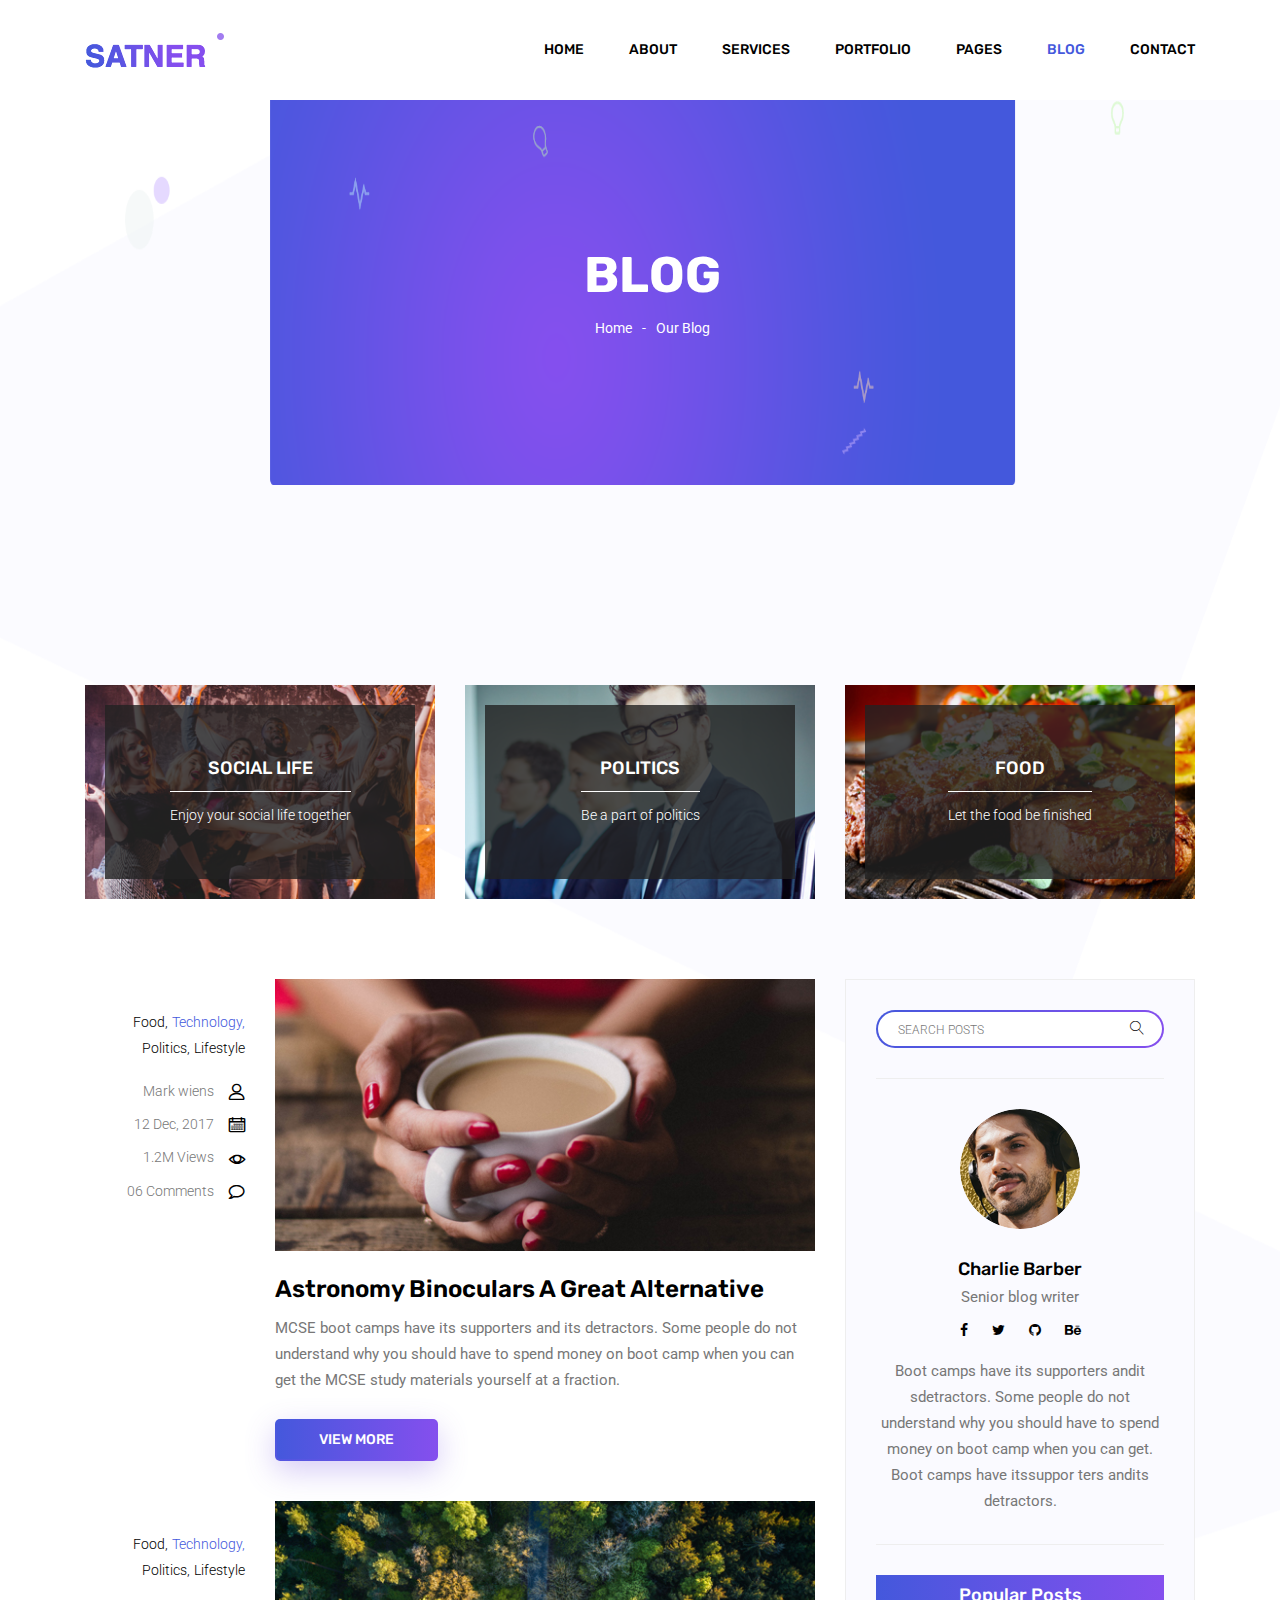
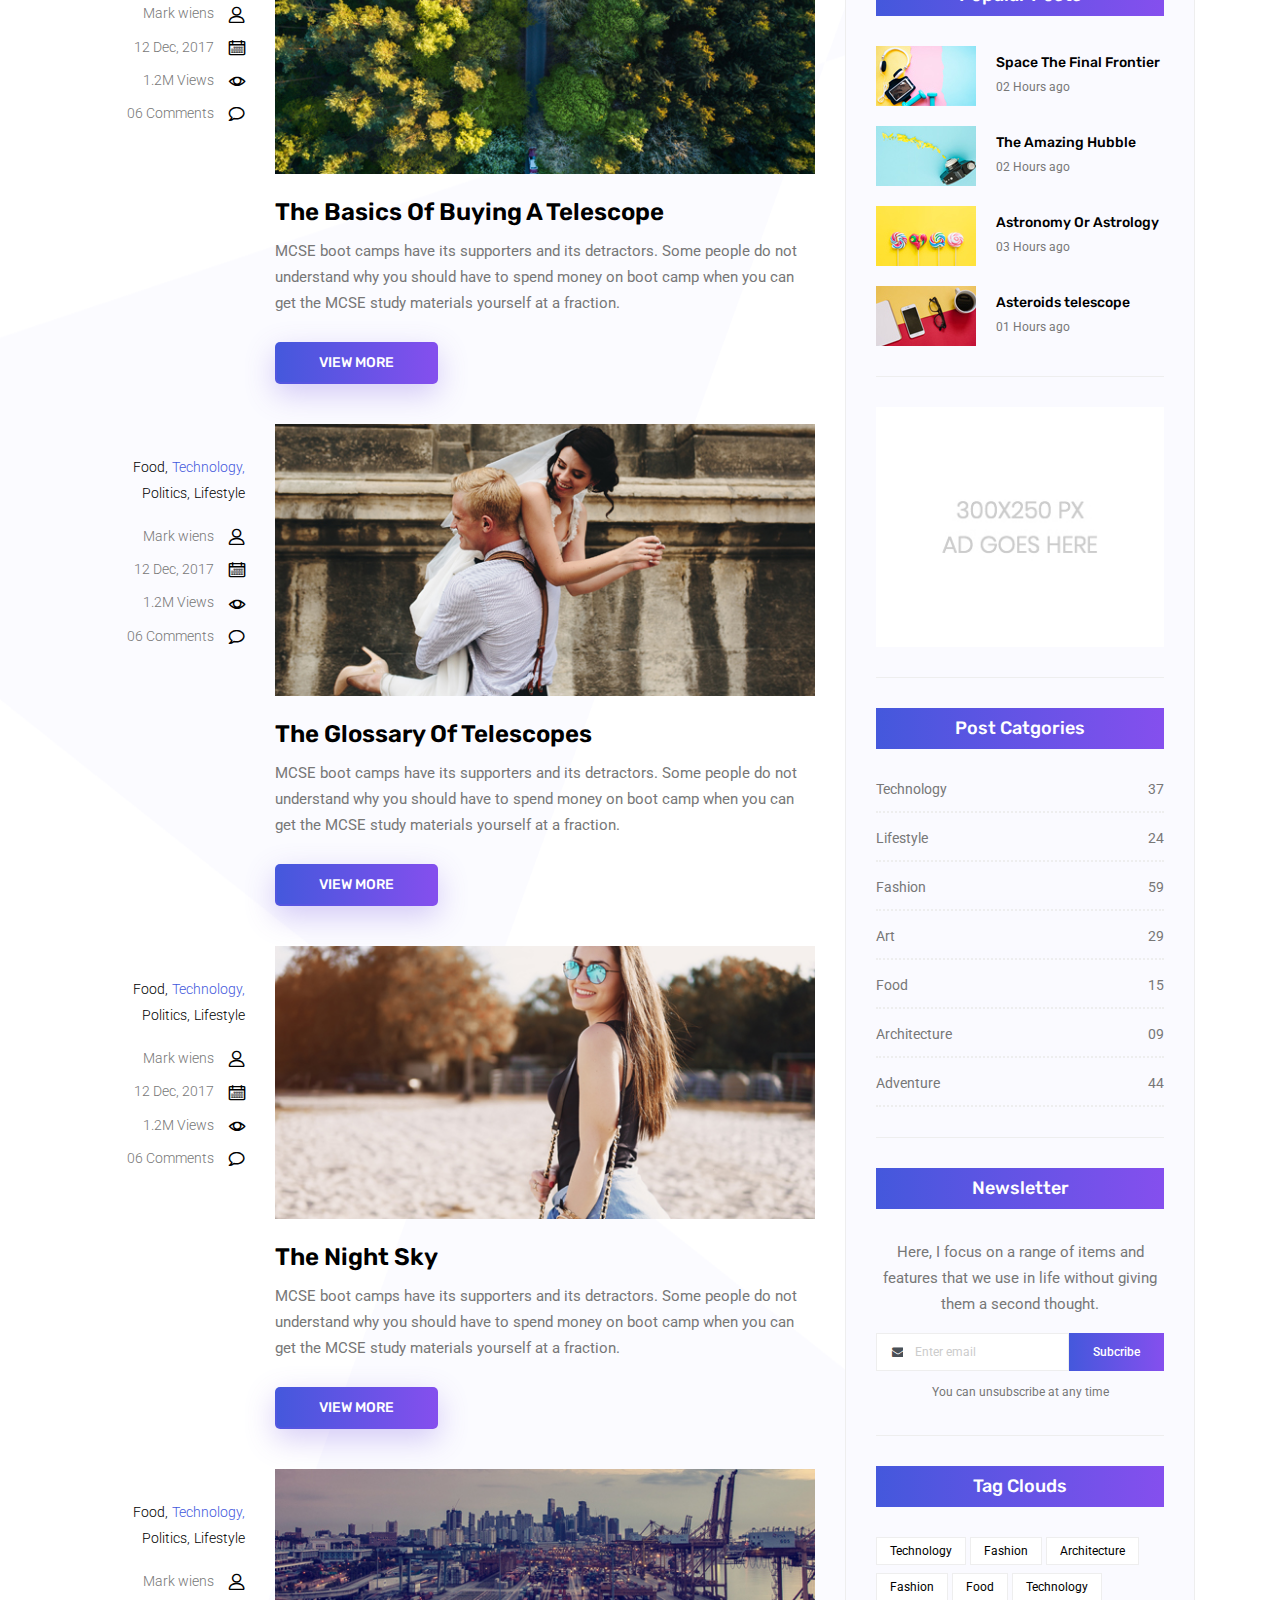
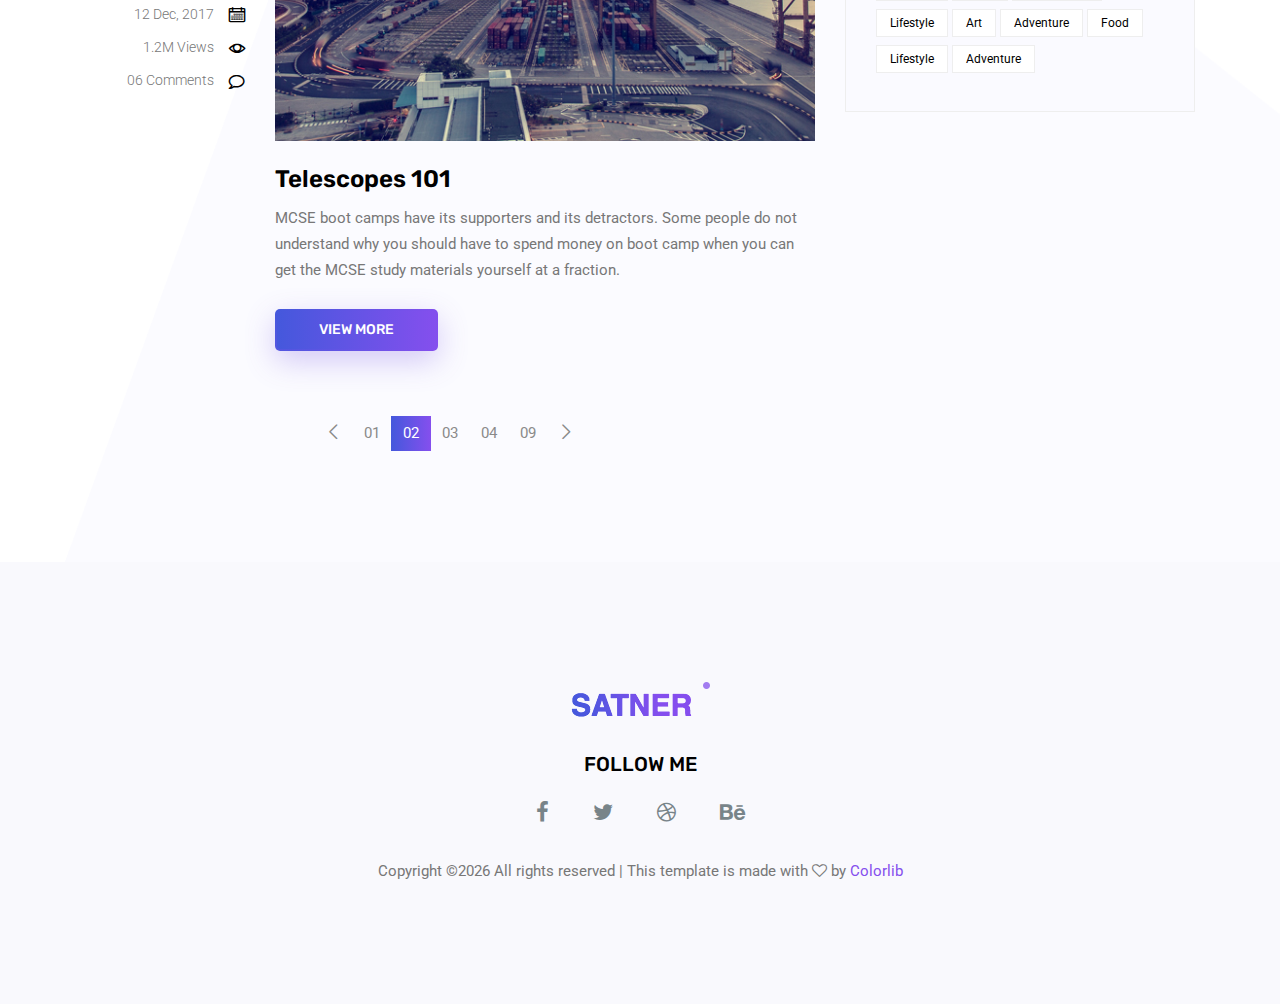
<file: blog.html>
<!doctype html>
<html lang="en">

<head>
	<!-- Required meta tags -->
	<meta charset="utf-8">
	<meta name="viewport" content="width=device-width, initial-scale=1, shrink-to-fit=no">
	<link rel="icon" href="img/favicon.png" type="image/png">
	<title>Blog</title>
	<!-- Bootstrap CSS -->
	<link rel="stylesheet" href="css/bootstrap.css">
	<link rel="stylesheet" href="vendors/linericon/style.css">
	<link rel="stylesheet" href="css/font-awesome.min.css">
	<link rel="stylesheet" href="vendors/owl-carousel/owl.carousel.min.css">
	<link rel="stylesheet" href="css/magnific-popup.css">
	<link rel="stylesheet" href="vendors/nice-select/css/nice-select.css">
	<!-- main css -->
	<link rel="stylesheet" href="css/style.css">
</head>

<body class="blog_version">

	<!--================ Start Header Area =================-->
	<header class="header_area">
		<div class="main_menu">
			<nav class="navbar navbar-expand-lg navbar-light">
				<div class="container">
					<!-- Brand and toggle get grouped for better mobile display -->
					<a class="navbar-brand logo_h" href="index.html"><img src="img/logo.png" alt=""></a>
					<button class="navbar-toggler" type="button" data-toggle="collapse" data-target="#navbarSupportedContent"
					 aria-controls="navbarSupportedContent" aria-expanded="false" aria-label="Toggle navigation">
						<span class="icon-bar"></span>
						<span class="icon-bar"></span>
						<span class="icon-bar"></span>
					</button>
					<!-- Collect the nav links, forms, and other content for toggling -->
					<div class="collapse navbar-collapse offset" id="navbarSupportedContent">
						<ul class="nav navbar-nav menu_nav justify-content-end">
							<li class="nav-item"><a class="nav-link" href="index.html">Home</a></li>
							<li class="nav-item"><a class="nav-link" href="about.html">About</a></li>
							<li class="nav-item"><a class="nav-link" href="services.html">Services</a></li>
							<li class="nav-item"><a class="nav-link" href="portfolio.html">Portfolio</a></li>
							<li class="nav-item submenu dropdown">
								<a href="#" class="nav-link dropdown-toggle" data-toggle="dropdown" role="button" aria-haspopup="true"
								 aria-expanded="false">Pages</a>
								<ul class="dropdown-menu">
                                    <li class="nav-item"><a class="nav-link" href="elements.html">Elements</a></li>
                                    <li class="nav-item"><a class="nav-link" href="portfolio-details.html">Portfolio Details</a></li>
								</ul>
							</li>
							<li class="nav-item submenu dropdown active">
								<a href="#" class="nav-link dropdown-toggle" data-toggle="dropdown" role="button" aria-haspopup="true"
								 aria-expanded="false">Blog</a>
								<ul class="dropdown-menu">
									<li class="nav-item"><a class="nav-link" href="blog.html">Blog</a></li>
									<li class="nav-item"><a class="nav-link" href="single-blog.html">Blog Details</a></li>
								</ul>
							</li>
							<li class="nav-item"><a class="nav-link" href="contact.html">Contact</a></li>
						</ul>
					</div>
				</div>
			</nav>
		</div>
	</header>
	<!--================ End Header Area =================-->

    <!--================ Start Banner Area =================-->
    <section class="banner_area">
        <div class="banner_inner d-flex align-items-center">
            <div class="container">
                <div class="banner_content text-center">
                    <h2>Blog</h2>
                    <div class="page_link">
                        <a href="index.html">Home</a>
                        <a href="blog.html">Our Blog</a>
                    </div>
                </div>
            </div>
        </div>
    </section>
    <!--================ End Banner Area =================-->
        
    <!--================Blog Categorie Area =================-->
    <section class="blog_categorie_area section_gap_top">
        <div class="container">
            <div class="row">
                <div class="col-lg-4">
                    <div class="categories_post">
                        <img src="img/blog/cat-post/cat-post-3.jpg" alt="post">
                        <div class="categories_details">
                            <div class="categories_text">
                                <a href="single-blog.html"><h5>Social Life</h5></a>
                                <div class="border_line"></div>
                                <p>Enjoy your social life together</p>
                            </div>
                        </div>
                    </div>
                </div>
                <div class="col-lg-4">
                    <div class="categories_post">
                        <img src="img/blog/cat-post/cat-post-2.jpg" alt="post">
                        <div class="categories_details">
                            <div class="categories_text">
                                <a href="single-blog.html"><h5>Politics</h5></a>
                                <div class="border_line"></div>
                                <p>Be a part of politics</p>
                            </div>
                        </div>
                    </div>
                </div>
                <div class="col-lg-4">
                    <div class="categories_post">
                        <img src="img/blog/cat-post/cat-post-1.jpg" alt="post">
                        <div class="categories_details">
                            <div class="categories_text">
                                <a href="single-blog.html"><h5>Food</h5></a>
                                <div class="border_line"></div>
                                <p>Let the food be finished</p>
                            </div>
                        </div>
                    </div>
                </div>
            </div>
        </div>
    </section>
    <!--================Blog Categorie Area =================-->
    
    <!--================Blog Area =================-->
    <section class="blog_area">
        <div class="container">
            <div class="row">
                <div class="col-lg-8">
                    <div class="blog_left_sidebar">
                        <article class="row blog_item">
                            <div class="col-md-3">
                                <div class="blog_info text-right">
                                    <div class="post_tag">
                                        <a href="#">Food,</a>
                                        <a class="active" href="#">Technology,</a>
                                        <a href="#">Politics,</a>
                                        <a href="#">Lifestyle</a>
                                    </div>
                                    <ul class="blog_meta list">
                                        <li><a href="#">Mark wiens<i class="lnr lnr-user"></i></a></li>
                                        <li><a href="#">12 Dec, 2017<i class="lnr lnr-calendar-full"></i></a></li>
                                        <li><a href="#">1.2M Views<i class="lnr lnr-eye"></i></a></li>
                                        <li><a href="#">06 Comments<i class="lnr lnr-bubble"></i></a></li>
                                    </ul>
                                </div>
                            </div>
                            <div class="col-md-9">
                                <div class="blog_post">
                                    <img src="img/blog/main-blog/m-blog-1.jpg" alt="">
                                    <div class="blog_details">
                                        <a href="single-blog.html"><h2>Astronomy Binoculars A Great Alternative</h2></a>
                                        <p>MCSE boot camps have its supporters and its detractors. Some people do not understand why you should have to spend money on boot camp when you can get the MCSE study materials yourself at a fraction.</p>
                                        <a href="single-blog.html" class="primary_btn"><span>View More</span></a>
                                    </div>
                                </div>
                            </div>
                        </article>
                        <article class="row blog_item">
                            <div class="col-md-3">
                                <div class="blog_info text-right">
                                    <div class="post_tag">
                                        <a href="#">Food,</a>
                                        <a class="active" href="#">Technology,</a>
                                        <a href="#">Politics,</a>
                                        <a href="#">Lifestyle</a>
                                    </div>
                                    <ul class="blog_meta list">
                                        <li><a href="#">Mark wiens<i class="lnr lnr-user"></i></a></li>
                                        <li><a href="#">12 Dec, 2017<i class="lnr lnr-calendar-full"></i></a></li>
                                        <li><a href="#">1.2M Views<i class="lnr lnr-eye"></i></a></li>
                                        <li><a href="#">06 Comments<i class="lnr lnr-bubble"></i></a></li>
                                    </ul>
                                </div>
                            </div>
                            <div class="col-md-9">
                                <div class="blog_post">
                                    <img src="img/blog/main-blog/m-blog-2.jpg" alt="">
                                    <div class="blog_details">
                                        <a href="single-blog.html"><h2>The Basics Of Buying A Telescope</h2></a>
                                        <p>MCSE boot camps have its supporters and its detractors. Some people do not understand why you should have to spend money on boot camp when you can get the MCSE study materials yourself at a fraction.</p>
                                        <a href="single-blog.html" class="primary_btn"><span>View More</span></a>
                                    </div>
                                </div>
                            </div>
                        </article>
                        <article class="row blog_item">
                            <div class="col-md-3">
                                <div class="blog_info text-right">
                                    <div class="post_tag">
                                        <a href="#">Food,</a>
                                        <a class="active" href="#">Technology,</a>
                                        <a href="#">Politics,</a>
                                        <a href="#">Lifestyle</a>
                                    </div>
                                    <ul class="blog_meta list">
                                        <li><a href="#">Mark wiens<i class="lnr lnr-user"></i></a></li>
                                        <li><a href="#">12 Dec, 2017<i class="lnr lnr-calendar-full"></i></a></li>
                                        <li><a href="#">1.2M Views<i class="lnr lnr-eye"></i></a></li>
                                        <li><a href="#">06 Comments<i class="lnr lnr-bubble"></i></a></li>
                                    </ul>
                                </div>
                            </div>
                            <div class="col-md-9">
                                <div class="blog_post">
                                    <img src="img/blog/main-blog/m-blog-3.jpg" alt="">
                                    <div class="blog_details">
                                        <a href="single-blog.html"><h2>The Glossary Of Telescopes</h2></a>
                                        <p>MCSE boot camps have its supporters and its detractors. Some people do not understand why you should have to spend money on boot camp when you can get the MCSE study materials yourself at a fraction.</p>
                                        <a href="single-blog.html" class="primary_btn"><span>View More</span></a>
                                    </div>
                                </div>
                            </div>
                        </article>
                        <article class="row blog_item">
                            <div class="col-md-3">
                                <div class="blog_info text-right">
                                    <div class="post_tag">
                                        <a href="#">Food,</a>
                                        <a class="active" href="#">Technology,</a>
                                        <a href="#">Politics,</a>
                                        <a href="#">Lifestyle</a>
                                    </div>
                                    <ul class="blog_meta list">
                                        <li><a href="#">Mark wiens<i class="lnr lnr-user"></i></a></li>
                                        <li><a href="#">12 Dec, 2017<i class="lnr lnr-calendar-full"></i></a></li>
                                        <li><a href="#">1.2M Views<i class="lnr lnr-eye"></i></a></li>
                                        <li><a href="#">06 Comments<i class="lnr lnr-bubble"></i></a></li>
                                    </ul>
                                </div>
                            </div>
                            <div class="col-md-9">
                                <div class="blog_post">
                                    <img src="img/blog/main-blog/m-blog-4.jpg" alt="">
                                    <div class="blog_details">
                                        <a href="single-blog.html"><h2>The Night Sky</h2></a>
                                        <p>MCSE boot camps have its supporters and its detractors. Some people do not understand why you should have to spend money on boot camp when you can get the MCSE study materials yourself at a fraction.</p>
                                        <a href="single-blog.html" class="primary_btn"><span>View More</span></a>
                                    </div>
                                </div>
                            </div>
                        </article>
                        <article class="row blog_item">
                            <div class="col-md-3">
                                <div class="blog_info text-right">
                                    <div class="post_tag">
                                        <a href="#">Food,</a>
                                        <a class="active" href="#">Technology,</a>
                                        <a href="#">Politics,</a>
                                        <a href="#">Lifestyle</a>
                                    </div>
                                    <ul class="blog_meta list">
                                        <li><a href="#">Mark wiens<i class="lnr lnr-user"></i></a></li>
                                        <li><a href="#">12 Dec, 2017<i class="lnr lnr-calendar-full"></i></a></li>
                                        <li><a href="#">1.2M Views<i class="lnr lnr-eye"></i></a></li>
                                        <li><a href="#">06 Comments<i class="lnr lnr-bubble"></i></a></li>
                                    </ul>
                                </div>
                            </div>
                            <div class="col-md-9">
                                <div class="blog_post">
                                    <img src="img/blog/main-blog/m-blog-5.jpg" alt="">
                                    <div class="blog_details">
                                        <a href="single-blog.html"><h2>Telescopes 101</h2></a>
                                        <p>MCSE boot camps have its supporters and its detractors. Some people do not understand why you should have to spend money on boot camp when you can get the MCSE study materials yourself at a fraction.</p>
                                        <a href="single-blog.html" class="primary_btn"><span>View More</span></a>
                                    </div>
                                </div>
                            </div>
                        </article>
                        <nav class="blog-pagination justify-content-center d-flex">
                            <ul class="pagination">
                                <li class="page-item">
                                    <a href="#" class="page-link" aria-label="Previous">
                                        <span aria-hidden="true">
                                            <span class="lnr lnr-chevron-left"></span>
                                        </span>
                                    </a>
                                </li>
                                <li class="page-item"><a href="#" class="page-link">01</a></li>
                                <li class="page-item active"><a href="#" class="page-link">02</a></li>
                                <li class="page-item"><a href="#" class="page-link">03</a></li>
                                <li class="page-item"><a href="#" class="page-link">04</a></li>
                                <li class="page-item"><a href="#" class="page-link">09</a></li>
                                <li class="page-item">
                                    <a href="#" class="page-link" aria-label="Next">
                                        <span aria-hidden="true">
                                            <span class="lnr lnr-chevron-right"></span>
                                        </span>
                                    </a>
                                </li>
                            </ul>
                        </nav>
                    </div>
                </div>
                <div class="col-lg-4">
                    <div class="blog_right_sidebar">
                        <aside class="single_sidebar_widget search_widget">
                            <div class="input-group">
                                <input type="text" class="form-control" placeholder="Search Posts">
                                <span class="input-group-btn">
                                    <button class="btn btn-default" type="button"><i class="lnr lnr-magnifier"></i></button>
                                </span>
                            </div><!-- /input-group -->
                            <div class="br"></div>
                        </aside>
                        <aside class="single_sidebar_widget author_widget">
                            <img class="author_img rounded-circle" src="img/blog/author.png" alt="">
                            <h4>Charlie Barber</h4>
                            <p>Senior blog writer</p>
                            <div class="social_icon">
                                <a href="#"><i class="fa fa-facebook"></i></a>
                                <a href="#"><i class="fa fa-twitter"></i></a>
                                <a href="#"><i class="fa fa-github"></i></a>
                                <a href="#"><i class="fa fa-behance"></i></a>
                            </div>
                            <p>Boot camps have its supporters andit sdetractors. Some people do not understand why you should have to spend money on boot camp when you can get. Boot camps have itssuppor ters andits detractors.</p>
                            <div class="br"></div>
                        </aside>
                        <aside class="single_sidebar_widget popular_post_widget">
                            <h3 class="widget_title">Popular Posts</h3>
                            <div class="media post_item">
                                <img src="img/blog/popular-post/post1.jpg" alt="post">
                                <div class="media-body">
                                    <a href="single-blog.html"><h3>Space The Final Frontier</h3></a>
                                    <p>02 Hours ago</p>
                                </div>
                            </div>
                            <div class="media post_item">
                                <img src="img/blog/popular-post/post2.jpg" alt="post">
                                <div class="media-body">
                                    <a href="single-blog.html"><h3>The Amazing Hubble</h3></a>
                                    <p>02 Hours ago</p>
                                </div>
                            </div>
                            <div class="media post_item">
                                <img src="img/blog/popular-post/post3.jpg" alt="post">
                                <div class="media-body">
                                    <a href="single-blog.html"><h3>Astronomy Or Astrology</h3></a>
                                    <p>03 Hours ago</p>
                                </div>
                            </div>
                            <div class="media post_item">
                                <img src="img/blog/popular-post/post4.jpg" alt="post">
                                <div class="media-body">
                                    <a href="single-blog.html"><h3>Asteroids telescope</h3></a>
                                    <p>01 Hours ago</p>
                                </div>
                            </div>
                            <div class="br"></div>
                        </aside>
                        <aside class="single_sidebar_widget ads_widget">
                            <a href="#"><img class="img-fluid" src="img/blog/add.jpg" alt=""></a>
                            <div class="br"></div>
                        </aside>
                        <aside class="single_sidebar_widget post_category_widget">
                            <h4 class="widget_title">Post Catgories</h4>
                            <ul class="list cat-list">
                                <li>
                                    <a href="#" class="d-flex justify-content-between">
                                        <p>Technology</p>
                                        <p>37</p>
                                    </a>
                                </li>
                                <li>
                                    <a href="#" class="d-flex justify-content-between">
                                        <p>Lifestyle</p>
                                        <p>24</p>
                                    </a>
                                </li>
                                <li>
                                    <a href="#" class="d-flex justify-content-between">
                                        <p>Fashion</p>
                                        <p>59</p>
                                    </a>
                                </li>
                                <li>
                                    <a href="#" class="d-flex justify-content-between">
                                        <p>Art</p>
                                        <p>29</p>
                                    </a>
                                </li>
                                <li>
                                    <a href="#" class="d-flex justify-content-between">
                                        <p>Food</p>
                                        <p>15</p>
                                    </a>
                                </li>
                                <li>
                                    <a href="#" class="d-flex justify-content-between">
                                        <p>Architecture</p>
                                        <p>09</p>
                                    </a>
                                </li>
                                <li>
                                    <a href="#" class="d-flex justify-content-between">
                                        <p>Adventure</p>
                                        <p>44</p>
                                    </a>
                                </li>															
                            </ul>
                            <div class="br"></div>
                        </aside>
                        <aside class="single-sidebar-widget newsletter_widget">
                            <h4 class="widget_title">Newsletter</h4>
                            <p>
                            Here, I focus on a range of items and features that we use in life without
                            giving them a second thought.
                            </p>
                            <div class="form-group d-flex flex-row">
                                <div class="input-group">
                                    <div class="input-group-prepend">
                                        <div class="input-group-text"><i class="fa fa-envelope" aria-hidden="true"></i></div>
                                    </div>
                                    <input type="text" class="form-control" id="inlineFormInputGroup" placeholder="Enter email" onfocus="this.placeholder = ''" onblur="this.placeholder = 'Enter email'">
                                </div>
                                <a href="#" class="bbtns">Subcribe</a>
                            </div>	
                            <p class="text-bottom">You can unsubscribe at any time</p>	
                            <div class="br"></div>							
                        </aside>
                        <aside class="single-sidebar-widget tag_cloud_widget">
                            <h4 class="widget_title">Tag Clouds</h4>
                            <ul class="list">
                                <li><a href="#">Technology</a></li>
                                <li><a href="#">Fashion</a></li>
                                <li><a href="#">Architecture</a></li>
                                <li><a href="#">Fashion</a></li>
                                <li><a href="#">Food</a></li>
                                <li><a href="#">Technology</a></li>
                                <li><a href="#">Lifestyle</a></li>
                                <li><a href="#">Art</a></li>
                                <li><a href="#">Adventure</a></li>
                                <li><a href="#">Food</a></li>
                                <li><a href="#">Lifestyle</a></li>
                                <li><a href="#">Adventure</a></li>
                            </ul>
                        </aside>
                    </div>
                </div>
            </div>
        </div>
    </section>
    <!--================Blog Area =================-->
    
    <!--================Footer Area =================-->
	<footer class="footer_area">
        <div class="container">
            <div class="row justify-content-center">
                <div class="col-lg-12">
                    <div class="footer_top flex-column">
                        <div class="footer_logo">
                            <a href="#">
                                <img src="img/logo.png" alt="">
                            </a>
                            <h4>Follow Me</h4>
                        </div>
                        <div class="footer_social">
                            <a href="#"><i class="fa fa-facebook"></i></a>
                            <a href="#"><i class="fa fa-twitter"></i></a>
                            <a href="#"><i class="fa fa-dribbble"></i></a>
                            <a href="#"><i class="fa fa-behance"></i></a>
                        </div>
                    </div>
                </div>
            </div>
            <div class="row footer_bottom justify-content-center">
                <p class="col-lg-8 col-sm-12 footer-text">
                    <!-- Link back to Colorlib can't be removed. Template is licensed under CC BY 3.0. -->
Copyright &copy;<script>document.write(new Date().getFullYear());</script> All rights reserved | This template is made with <i class="fa fa-heart-o" aria-hidden="true"></i> by <a href="https://colorlib.com" target="_blank">Colorlib</a>
<!-- Link back to Colorlib can't be removed. Template is licensed under CC BY 3.0. --></p>
            </div>
        </div>
    </footer>
    <!--================End Footer Area =================-->
   
    <!-- Optional JavaScript -->
    <!-- jQuery first, then Popper.js, then Bootstrap JS -->
    <script src="js/jquery-3.2.1.min.js"></script>
    <script src="js/popper.js"></script>
    <script src="js/bootstrap.min.js"></script>
    <script src="js/stellar.js"></script>
    <script src="vendors/lightbox/simpleLightbox.min.js"></script>
    <script src="vendors/nice-select/js/jquery.nice-select.min.js"></script>
    <script src="vendors/isotope/imagesloaded.pkgd.min.js"></script>
    <script src="vendors/isotope/isotope-min.js"></script>
    <script src="vendors/owl-carousel/owl.carousel.min.js"></script>
    <script src="js/jquery.ajaxchimp.min.js"></script>
    <script src="js/mail-script.js"></script>
    <script src="js/theme.js"></script>
</body>
</html>
</file>
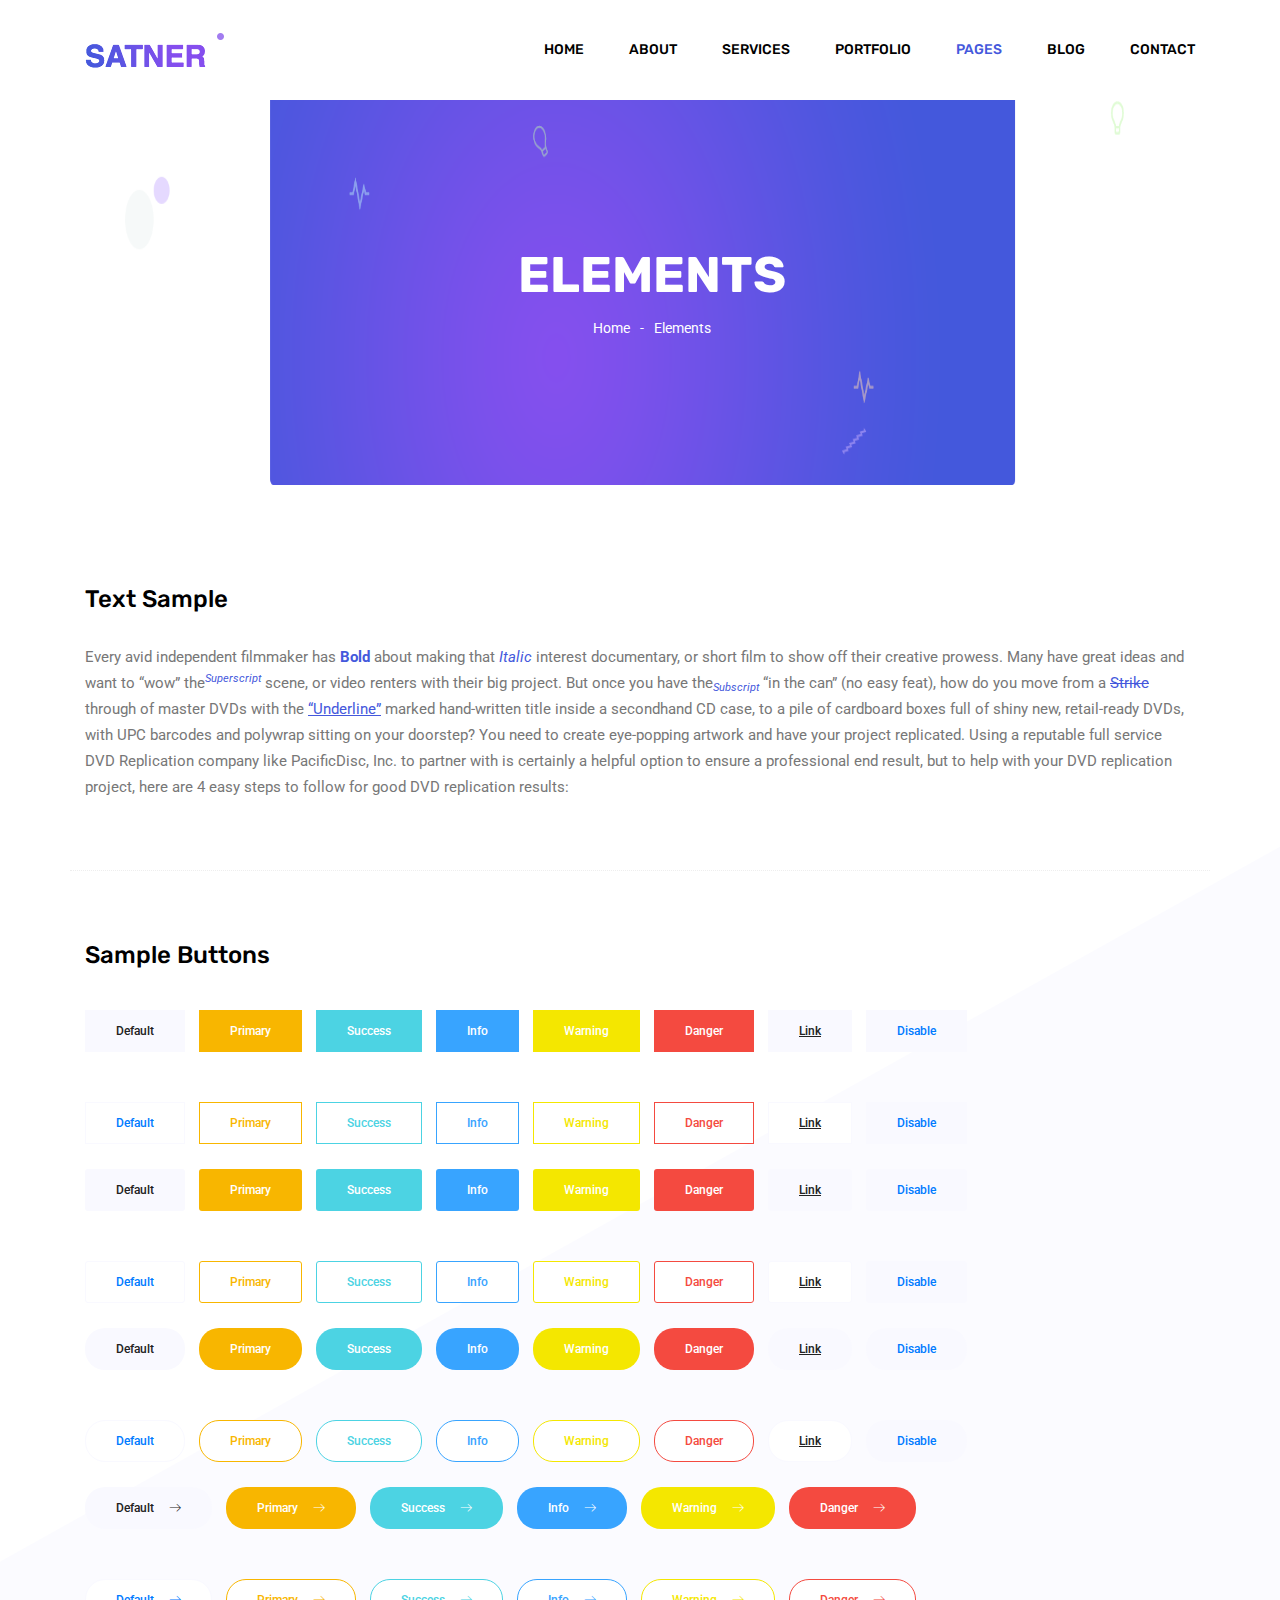
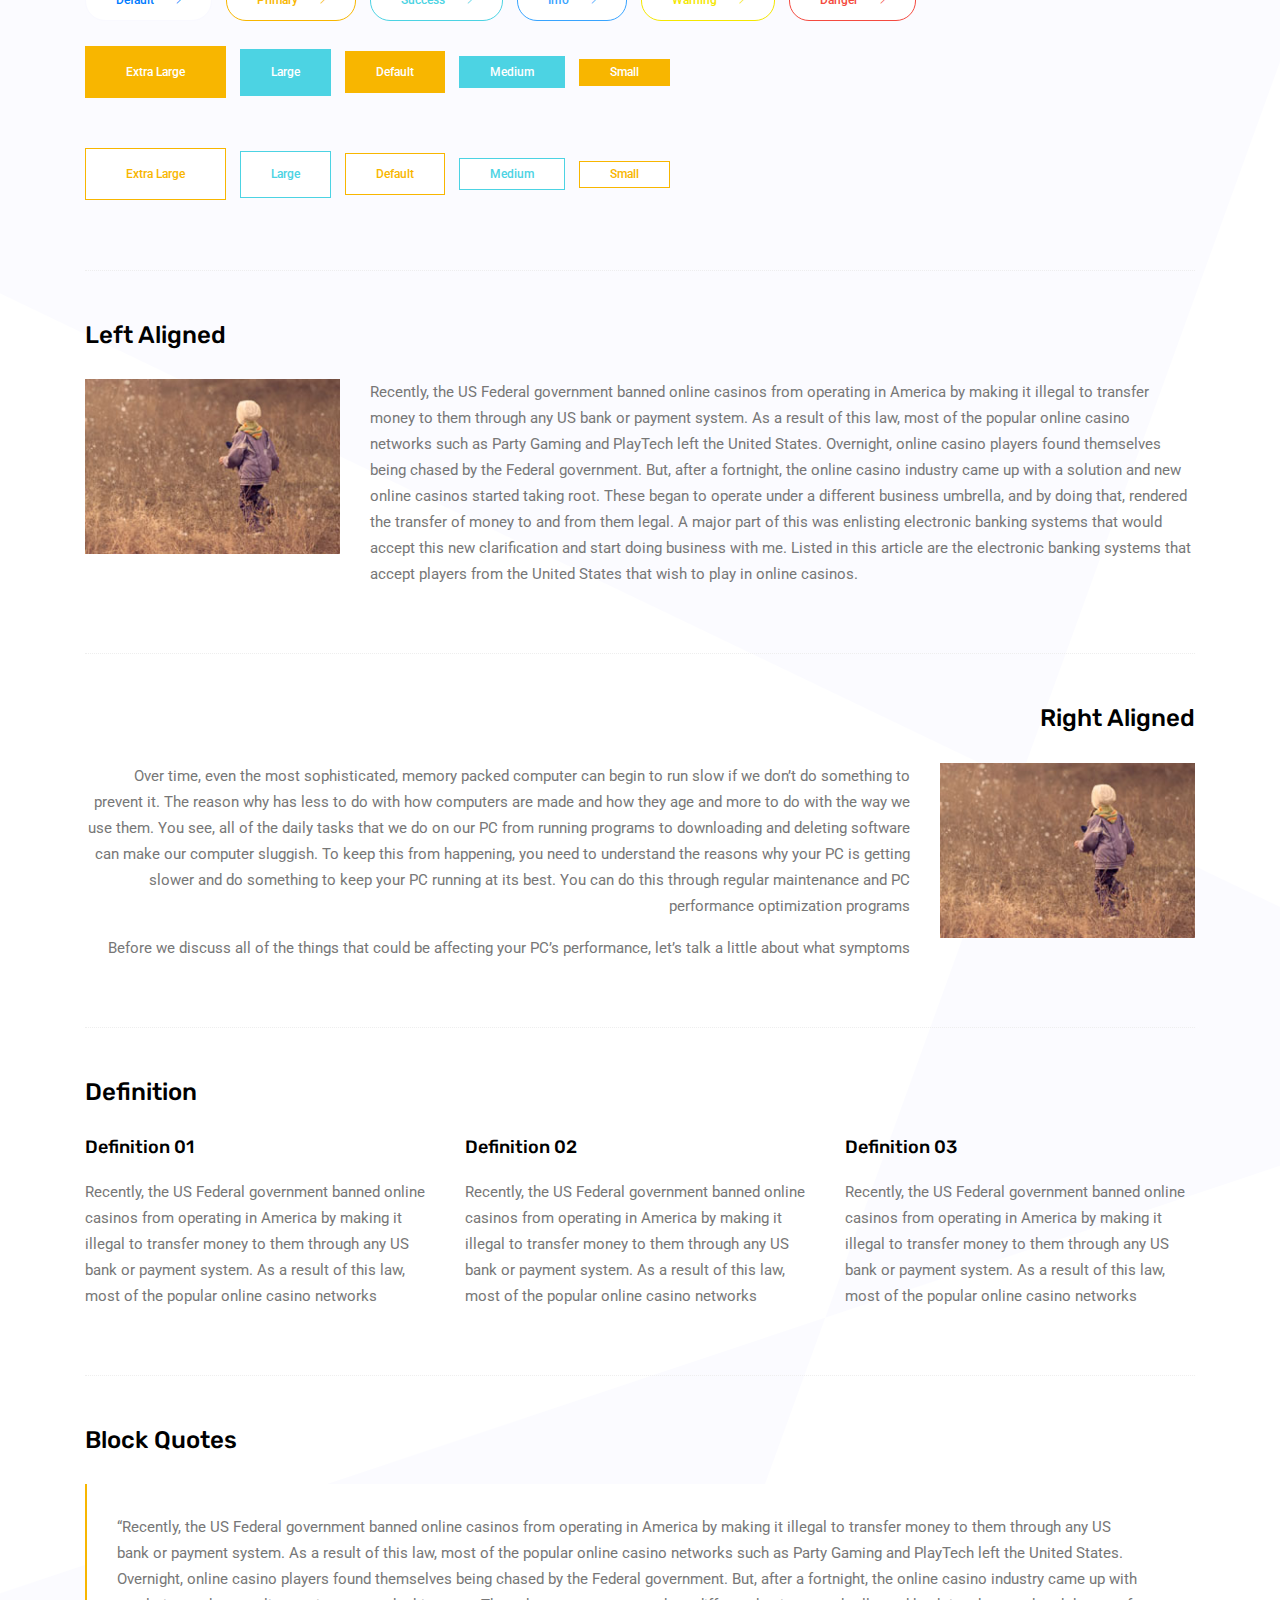
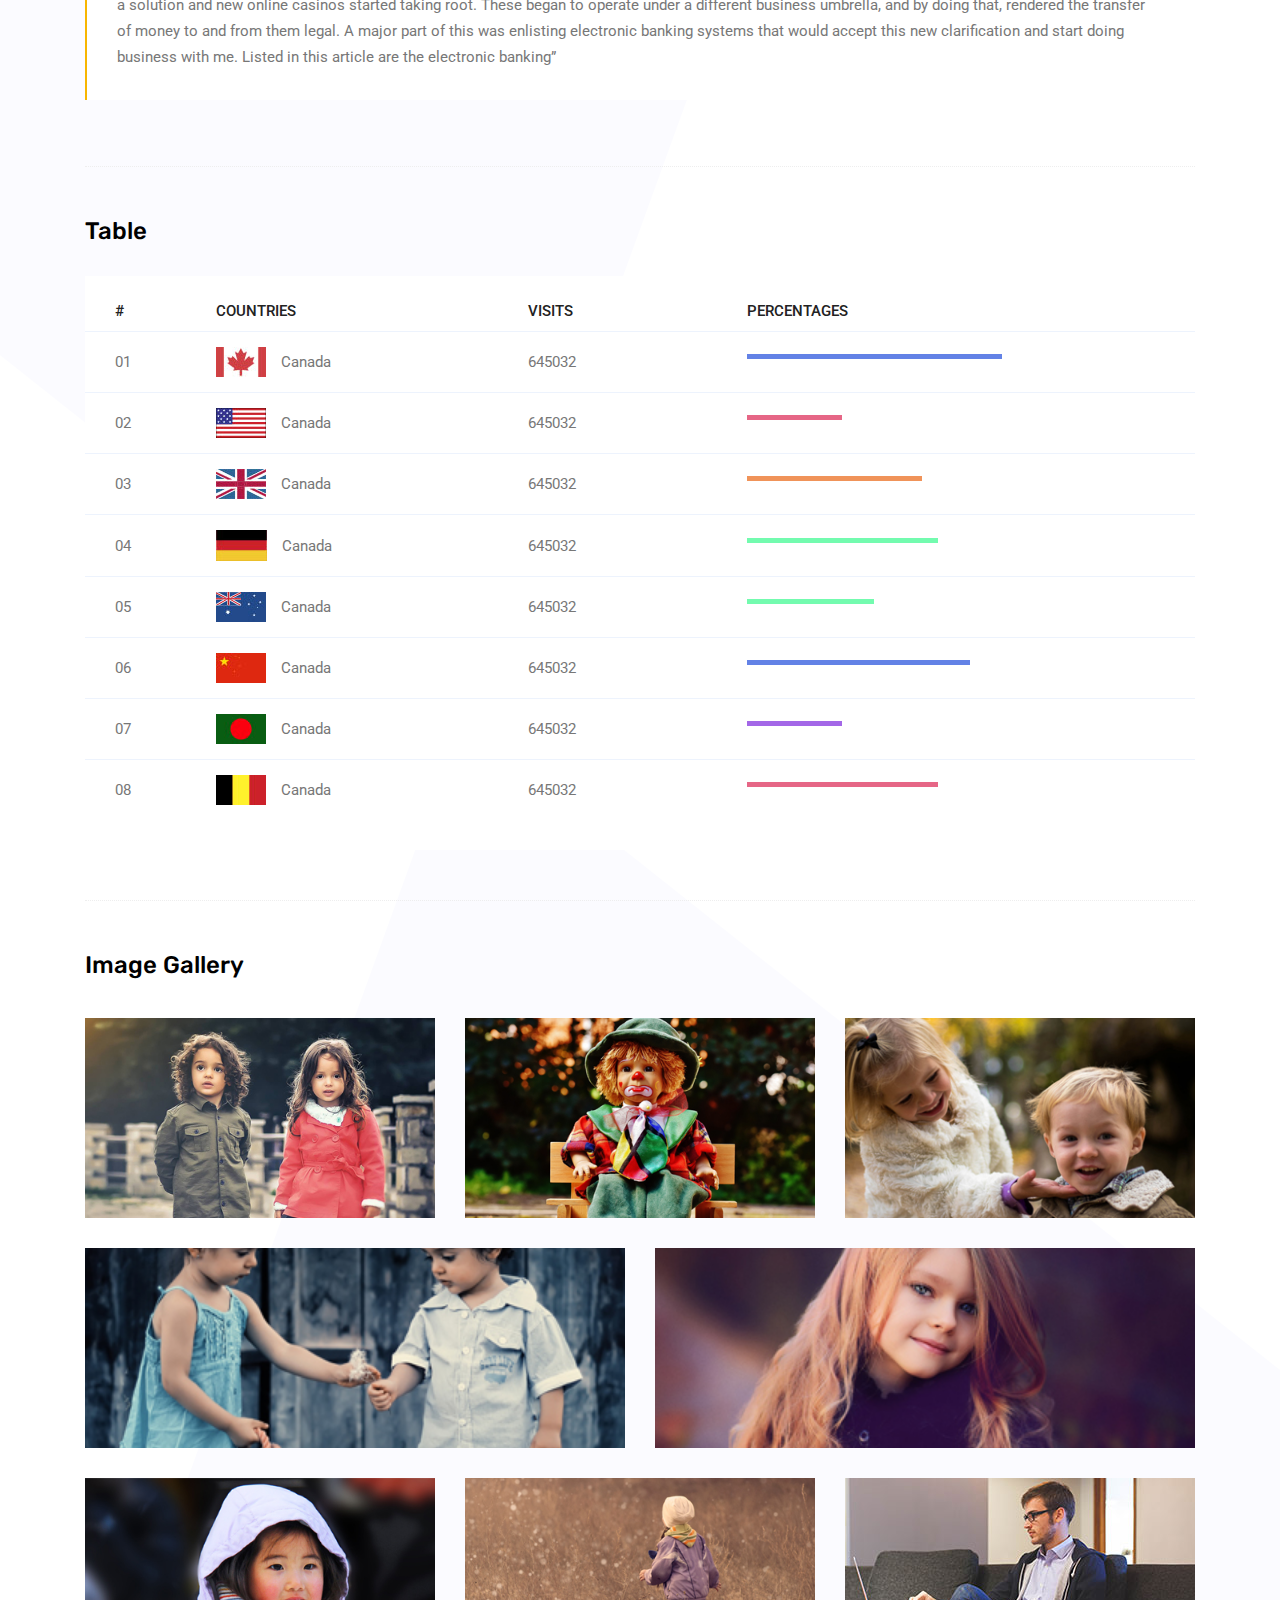
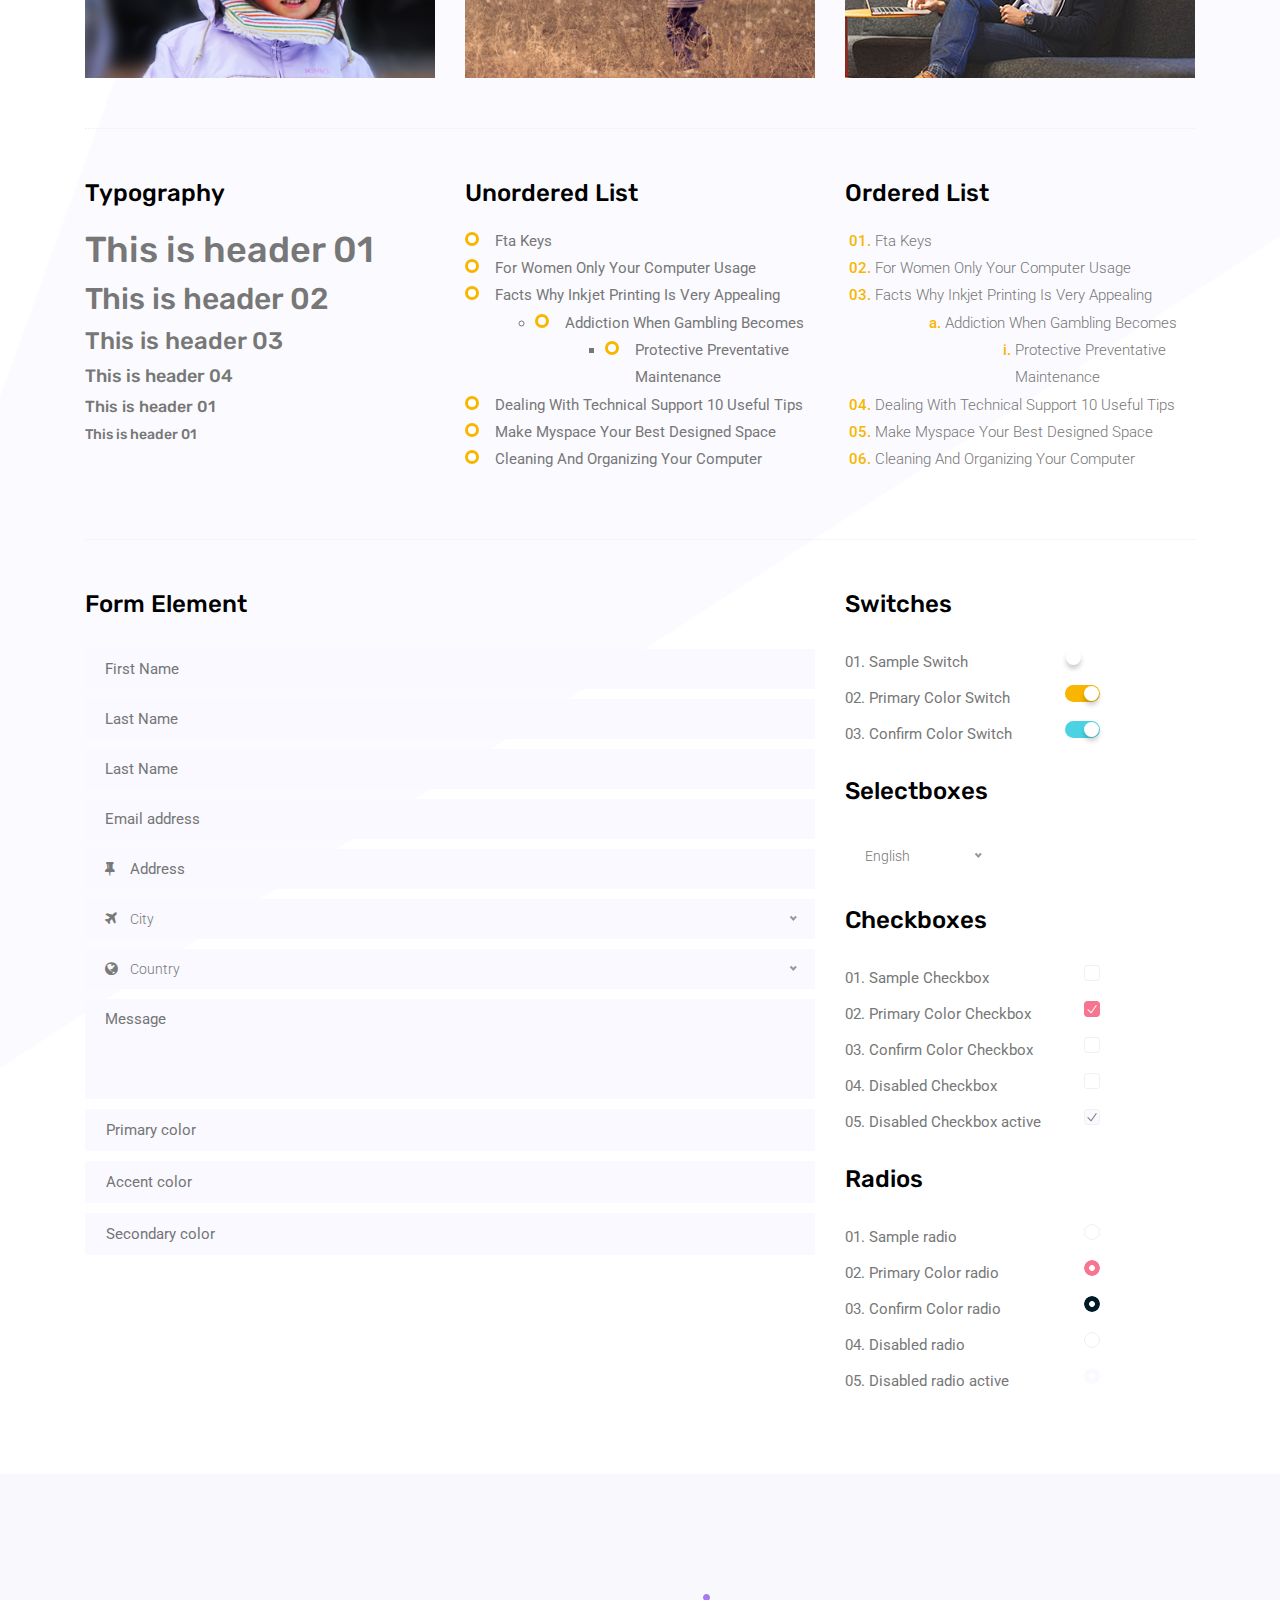
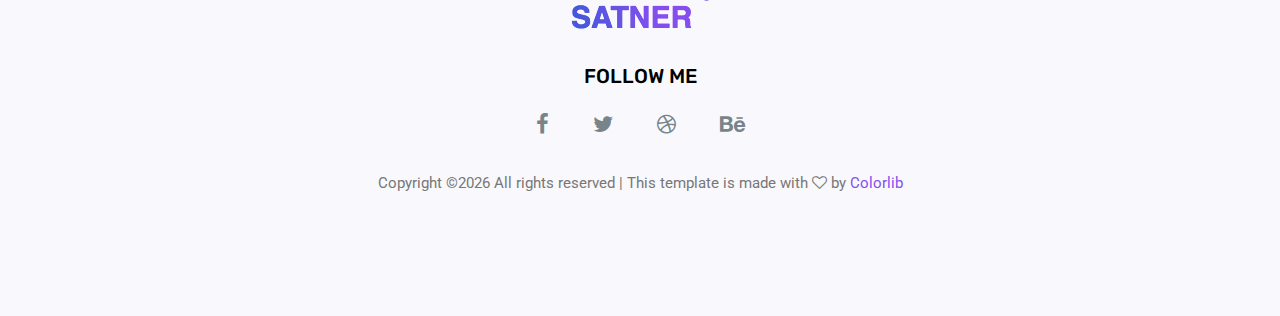
<file: elements.html>
<!doctype html>
<html lang="en">

<head>
	<!-- Required meta tags -->
	<meta charset="utf-8">
	<meta name="viewport" content="width=device-width, initial-scale=1, shrink-to-fit=no">
	<link rel="icon" href="img/favicon.png" type="image/png">
	<title>Elements</title>
	<!-- Bootstrap CSS -->
	<link rel="stylesheet" href="css/bootstrap.css">
	<link rel="stylesheet" href="vendors/linericon/style.css">
	<link rel="stylesheet" href="css/font-awesome.min.css">
	<link rel="stylesheet" href="vendors/owl-carousel/owl.carousel.min.css">
	<link rel="stylesheet" href="css/magnific-popup.css">
	<link rel="stylesheet" href="vendors/nice-select/css/nice-select.css">
	<!-- main css -->
	<link rel="stylesheet" href="css/style.css">
</head>

<body class="blog_version">

	<!--================ Start Header Area =================-->
	<header class="header_area">
		<div class="main_menu">
			<nav class="navbar navbar-expand-lg navbar-light">
				<div class="container">
					<!-- Brand and toggle get grouped for better mobile display -->
					<a class="navbar-brand logo_h" href="index.html"><img src="img/logo.png" alt=""></a>
					<button class="navbar-toggler" type="button" data-toggle="collapse" data-target="#navbarSupportedContent"
					 aria-controls="navbarSupportedContent" aria-expanded="false" aria-label="Toggle navigation">
						<span class="icon-bar"></span>
						<span class="icon-bar"></span>
						<span class="icon-bar"></span>
					</button>
					<!-- Collect the nav links, forms, and other content for toggling -->
					<div class="collapse navbar-collapse offset" id="navbarSupportedContent">
						<ul class="nav navbar-nav menu_nav justify-content-end">
							<li class="nav-item"><a class="nav-link" href="index.html">Home</a></li>
							<li class="nav-item"><a class="nav-link" href="about.html">About</a></li>
							<li class="nav-item"><a class="nav-link" href="services.html">Services</a></li>
							<li class="nav-item"><a class="nav-link" href="portfolio.html">Portfolio</a></li>
							<li class="nav-item submenu dropdown active">
								<a href="#" class="nav-link dropdown-toggle" data-toggle="dropdown" role="button" aria-haspopup="true"
								 aria-expanded="false">Pages</a>
								<ul class="dropdown-menu">
                                    <li class="nav-item"><a class="nav-link" href="elements.html">Elements</a></li>
                                    <li class="nav-item"><a class="nav-link" href="portfolio-details.html">Portfolio Details</a></li>
								</ul>
							</li>
							<li class="nav-item submenu dropdown">
								<a href="#" class="nav-link dropdown-toggle" data-toggle="dropdown" role="button" aria-haspopup="true"
								 aria-expanded="false">Blog</a>
								<ul class="dropdown-menu">
									<li class="nav-item"><a class="nav-link" href="blog.html">Blog</a></li>
									<li class="nav-item"><a class="nav-link" href="single-blog.html">Blog Details</a></li>
								</ul>
							</li>
							<li class="nav-item"><a class="nav-link" href="contact.html">Contact</a></li>
						</ul>
					</div>
				</div>
			</nav>
		</div>
	</header>
	<!--================ End Header Area =================-->

    <!--================ Start Banner Area =================-->
    <section class="banner_area">
        <div class="banner_inner d-flex align-items-center">
            <div class="container">
                <div class="banner_content text-center">
                    <h2>Elements</h2>
                    <div class="page_link">
                        <a href="index.html">Home</a>
                        <a href="elements.html">Elements</a>
                    </div>
                </div>
            </div>
        </div>
    </section>
    <!--================ End Banner Area =================-->
        
	<!-- Start Sample Area -->
	<section class="sample-text-area">
		<div class="container">
			<h3 class="text-heading title_color">Text Sample</h3>
			<p class="sample-text">
				Every avid independent filmmaker has <b>Bold</b> about making that <i>Italic</i> interest documentary, or short film to show off their creative prowess. Many have great ideas and want to “wow” the<sup>Superscript</sup> scene, or video renters with their big project.  But once you have the<sub>Subscript</sub> “in the can” (no easy feat), how do you move from a <del>Strike</del> through of master DVDs with the <u>“Underline”</u> marked hand-written title inside a secondhand CD case, to a pile of cardboard boxes full of shiny new, retail-ready DVDs, with UPC barcodes and polywrap sitting on your doorstep?  You need to create eye-popping artwork and have your project replicated. Using a reputable full service DVD Replication company like PacificDisc, Inc. to partner with is certainly a helpful option to ensure a professional end result, but to help with your DVD replication project, here are 4 easy steps to follow for good DVD replication results: 

			</p>
		</div>
	</section>
	<!-- End Sample Area -->

	<!-- Start Button -->
	<section class="button-area">
		<div class="container border-top-generic">
			<h3 class="text-heading title_color">Sample Buttons</h3>
			<div class="button-group-area">
				<a href="#" class="genric-btn default">Default</a>
				<a href="#" class="genric-btn primary">Primary</a>
				<a href="#" class="genric-btn success">Success</a>
				<a href="#" class="genric-btn info">Info</a>
				<a href="#" class="genric-btn warning">Warning</a>
				<a href="#" class="genric-btn danger">Danger</a>
				<a href="#" class="genric-btn link">Link</a>
				<a href="#" class="genric-btn disable">Disable</a>
			</div>
			<div class="button-group-area mt-10">
				<a href="#" class="genric-btn default-border">Default</a>
				<a href="#" class="genric-btn primary-border">Primary</a>
				<a href="#" class="genric-btn success-border">Success</a>
				<a href="#" class="genric-btn info-border">Info</a>
				<a href="#" class="genric-btn warning-border">Warning</a>
				<a href="#" class="genric-btn danger-border">Danger</a>
				<a href="#" class="genric-btn link-border">Link</a>
				<a href="#" class="genric-btn disable">Disable</a>
			</div>
			<div class="button-group-area mt-40">
				<a href="#" class="genric-btn default radius">Default</a>
				<a href="#" class="genric-btn primary radius">Primary</a>
				<a href="#" class="genric-btn success radius">Success</a>
				<a href="#" class="genric-btn info radius">Info</a>
				<a href="#" class="genric-btn warning radius">Warning</a>
				<a href="#" class="genric-btn danger radius">Danger</a>
				<a href="#" class="genric-btn link radius">Link</a>
				<a href="#" class="genric-btn disable radius">Disable</a>
			</div>
			<div class="button-group-area mt-10">
				<a href="#" class="genric-btn default-border radius">Default</a>
				<a href="#" class="genric-btn primary-border radius">Primary</a>
				<a href="#" class="genric-btn success-border radius">Success</a>
				<a href="#" class="genric-btn info-border radius">Info</a>
				<a href="#" class="genric-btn warning-border radius">Warning</a>
				<a href="#" class="genric-btn danger-border radius">Danger</a>
				<a href="#" class="genric-btn link-border radius">Link</a>
				<a href="#" class="genric-btn disable radius">Disable</a>
			</div>
			<div class="button-group-area mt-40">
				<a href="#" class="genric-btn default circle">Default</a>
				<a href="#" class="genric-btn primary circle">Primary</a>
				<a href="#" class="genric-btn success circle">Success</a>
				<a href="#" class="genric-btn info circle">Info</a>
				<a href="#" class="genric-btn warning circle">Warning</a>
				<a href="#" class="genric-btn danger circle">Danger</a>
				<a href="#" class="genric-btn link circle">Link</a>
				<a href="#" class="genric-btn disable circle">Disable</a>
			</div>
			<div class="button-group-area mt-10">
				<a href="#" class="genric-btn default-border circle">Default</a>
				<a href="#" class="genric-btn primary-border circle">Primary</a>
				<a href="#" class="genric-btn success-border circle">Success</a>
				<a href="#" class="genric-btn info-border circle">Info</a>
				<a href="#" class="genric-btn warning-border circle">Warning</a>
				<a href="#" class="genric-btn danger-border circle">Danger</a>
				<a href="#" class="genric-btn link-border circle">Link</a>
				<a href="#" class="genric-btn disable circle">Disable</a>
			</div>
			<div class="button-group-area mt-40">
				<a href="#" class="genric-btn default circle arrow">Default<span class="lnr lnr-arrow-right"></span></a>
				<a href="#" class="genric-btn primary circle arrow">Primary<span class="lnr lnr-arrow-right"></span></a>
				<a href="#" class="genric-btn success circle arrow">Success<span class="lnr lnr-arrow-right"></span></a>
				<a href="#" class="genric-btn info circle arrow">Info<span class="lnr lnr-arrow-right"></span></a>
				<a href="#" class="genric-btn warning circle arrow">Warning<span class="lnr lnr-arrow-right"></span></a>
				<a href="#" class="genric-btn danger circle arrow">Danger<span class="lnr lnr-arrow-right"></span></a>
			</div>
			<div class="button-group-area mt-10">
				<a href="#" class="genric-btn default-border circle arrow">Default<span class="lnr lnr-arrow-right"></span></a>
				<a href="#" class="genric-btn primary-border circle arrow">Primary<span class="lnr lnr-arrow-right"></span></a>
				<a href="#" class="genric-btn success-border circle arrow">Success<span class="lnr lnr-arrow-right"></span></a>
				<a href="#" class="genric-btn info-border circle arrow">Info<span class="lnr lnr-arrow-right"></span></a>
				<a href="#" class="genric-btn warning-border circle arrow">Warning<span class="lnr lnr-arrow-right"></span></a>
				<a href="#" class="genric-btn danger-border circle arrow">Danger<span class="lnr lnr-arrow-right"></span></a>
			</div>
			<div class="button-group-area mt-40">
				<a href="#" class="genric-btn primary e-large">Extra Large</a>
				<a href="#" class="genric-btn success large">Large</a>
				<a href="#" class="genric-btn primary">Default</a>
				<a href="#" class="genric-btn success medium">Medium</a>
				<a href="#" class="genric-btn primary small">Small</a>
			</div>
			<div class="button-group-area mt-10">
				<a href="#" class="genric-btn primary-border e-large">Extra Large</a>
				<a href="#" class="genric-btn success-border large">Large</a>
				<a href="#" class="genric-btn primary-border">Default</a>
				<a href="#" class="genric-btn success-border medium">Medium</a>
				<a href="#" class="genric-btn primary-border small">Small</a>
			</div>
		</div>
	</section>
	<!-- End Button -->
	
	<!-- Start Align Area -->
	<div class="whole-wrap">
		<div class="container">
			<div class="section-top-border">
				<h3 class="mb-30 title_color">Left Aligned</h3>
				<div class="row">
					<div class="col-md-3">
						<img src="img/elements/d.jpg" alt="" class="img-fluid">
					</div>
					<div class="col-md-9 mt-sm-20 left-align-p">
						<p>Recently, the US Federal government banned online casinos from operating in America by making it illegal to transfer money to them through any US bank or payment system. As a result of this law, most of the popular online casino networks such as Party Gaming and PlayTech left the United States. Overnight, online casino players found themselves being chased by the Federal government. But, after a fortnight, the online casino industry came up with a solution and new online casinos started taking root. These began to operate under a different business umbrella, and by doing that, rendered the transfer of money to and from them legal. A major part of this was enlisting electronic banking systems that would accept this new clarification and start doing business with me. Listed in this article are the electronic banking systems that accept players from the United States that wish to play in online casinos.</p>
					</div>
				</div>
			</div>
			<div class="section-top-border text-right">
				<h3 class="mb-30 title_color">Right Aligned</h3>
				<div class="row">
					<div class="col-md-9">
						<p class="text-right">Over time, even the most sophisticated, memory packed computer can begin to run slow if we don’t do something to prevent it. The reason why has less to do with how computers are made and how they age and more to do with the way we use them. You see, all of the daily tasks that we do on our PC from running programs to downloading and deleting software can make our computer sluggish. To keep this from happening, you need to understand the reasons why your PC is getting slower and do something to keep your PC running at its best. You can do this through regular maintenance and PC performance optimization programs</p>
						<p class="text-right">Before we discuss all of the things that could be affecting your PC’s performance, let’s talk a little about what symptoms</p>
					</div>
					<div class="col-md-3">
						<img src="img/elements/d.jpg" alt="" class="img-fluid">
					</div>
				</div>
			</div>
			<div class="section-top-border">
				<h3 class="mb-30 title_color">Definition</h3>
				<div class="row">
					<div class="col-md-4">
						<div class="single-defination">
							<h4 class="mb-20">Definition 01</h4>
							<p>Recently, the US Federal government banned online casinos from operating in America by making it illegal to transfer money to them through any US bank or payment system. As a result of this law, most of the popular online casino networks</p>
						</div>
					</div>
					<div class="col-md-4">
						<div class="single-defination">
							<h4 class="mb-20">Definition 02</h4>
							<p>Recently, the US Federal government banned online casinos from operating in America by making it illegal to transfer money to them through any US bank or payment system. As a result of this law, most of the popular online casino networks</p>
						</div>
					</div>
					<div class="col-md-4">
						<div class="single-defination">
							<h4 class="mb-20">Definition 03</h4>
							<p>Recently, the US Federal government banned online casinos from operating in America by making it illegal to transfer money to them through any US bank or payment system. As a result of this law, most of the popular online casino networks</p>
						</div>
					</div>
				</div>
			</div>
			<div class="section-top-border">
				<h3 class="mb-30 title_color">Block Quotes</h3>
				<div class="row">
					<div class="col-lg-12">
						<blockquote class="generic-blockquote">
							“Recently, the US Federal government banned online casinos from operating in America by making it illegal to transfer money to them through any US bank or payment system. As a result of this law, most of the popular online casino networks such as Party Gaming and PlayTech left the United States. Overnight, online casino players found themselves being chased by the Federal government. But, after a fortnight, the online casino industry came up with a solution and new online casinos started taking root. These began to operate under a different business umbrella, and by doing that, rendered the transfer of money to and from them legal. A major part of this was enlisting electronic banking systems that would accept this new clarification and start doing business with me. Listed in this article are the electronic banking” 
						</blockquote>
					</div>
				</div>
			</div>
			<div class="section-top-border">
				<h3 class="mb-30 title_color">Table</h3>
				<div class="progress-table-wrap">
					<div class="progress-table">
						<div class="table-head">
							<div class="serial">#</div>
							<div class="country">Countries</div>
							<div class="visit">Visits</div>
							<div class="percentage">Percentages</div>
						</div>
						<div class="table-row">
							<div class="serial">01</div>
							<div class="country"> <img src="img/elements/f1.jpg" alt="flag">Canada</div>
							<div class="visit">645032</div>
							<div class="percentage">
								<div class="progress">
									<div class="progress-bar color-1" role="progressbar" style="width: 80%" aria-valuenow="80" aria-valuemin="0" aria-valuemax="100"></div>
								</div>
							</div>
						</div>
						<div class="table-row">
							<div class="serial">02</div>
							<div class="country"> <img src="img/elements/f2.jpg" alt="flag">Canada</div>
							<div class="visit">645032</div>
							<div class="percentage">
								<div class="progress">
									<div class="progress-bar color-2" role="progressbar" style="width: 30%" aria-valuenow="30" aria-valuemin="0" aria-valuemax="100"></div>
								</div>
							</div>
						</div>
						<div class="table-row">
							<div class="serial">03</div>
							<div class="country"> <img src="img/elements/f3.jpg" alt="flag">Canada</div>
							<div class="visit">645032</div>
							<div class="percentage">
								<div class="progress">
									<div class="progress-bar color-3" role="progressbar" style="width: 55%" aria-valuenow="55" aria-valuemin="0" aria-valuemax="100"></div>
								</div>
							</div>
						</div>
						<div class="table-row">
							<div class="serial">04</div>
							<div class="country"> <img src="img/elements/f4.jpg" alt="flag">Canada</div>
							<div class="visit">645032</div>
							<div class="percentage">
								<div class="progress">
									<div class="progress-bar color-4" role="progressbar" style="width: 60%" aria-valuenow="60" aria-valuemin="0" aria-valuemax="100"></div>
								</div>
							</div>
						</div>
						<div class="table-row">
							<div class="serial">05</div>
							<div class="country"> <img src="img/elements/f5.jpg" alt="flag">Canada</div>
							<div class="visit">645032</div>
							<div class="percentage">
								<div class="progress">
									<div class="progress-bar color-5" role="progressbar" style="width: 40%" aria-valuenow="40" aria-valuemin="0" aria-valuemax="100"></div>
								</div>
							</div>
						</div>
						<div class="table-row">
							<div class="serial">06</div>
							<div class="country"> <img src="img/elements/f6.jpg" alt="flag">Canada</div>
							<div class="visit">645032</div>
							<div class="percentage">
								<div class="progress">
									<div class="progress-bar color-6" role="progressbar" style="width: 70%" aria-valuenow="70" aria-valuemin="0" aria-valuemax="100"></div>
								</div>
							</div>
						</div>
						<div class="table-row">
							<div class="serial">07</div>
							<div class="country"> <img src="img/elements/f7.jpg" alt="flag">Canada</div>
							<div class="visit">645032</div>
							<div class="percentage">
								<div class="progress">
									<div class="progress-bar color-7" role="progressbar" style="width: 30%" aria-valuenow="30" aria-valuemin="0" aria-valuemax="100"></div>
								</div>
							</div>
						</div>
						<div class="table-row">
							<div class="serial">08</div>
							<div class="country"> <img src="img/elements/f8.jpg" alt="flag">Canada</div>
							<div class="visit">645032</div>
							<div class="percentage">
								<div class="progress">
									<div class="progress-bar color-8" role="progressbar" style="width: 60%" aria-valuenow="60" aria-valuemin="0" aria-valuemax="100"></div>
								</div>
							</div>
						</div>
					</div>
				</div>
			</div>
			<div class="section-top-border">
				<h3 class="title_color">Image Gallery</h3>
				<div class="row gallery-item">
					<div class="col-md-4">
						<a href="img/elements/g1.jpg" class="img-gal"><div class="single-gallery-image" style="background: url(img/elements/g1.jpg);"></div></a>
					</div>
					<div class="col-md-4">
						<a href="img/elements/g2.jpg" class="img-gal"><div class="single-gallery-image" style="background: url(img/elements/g2.jpg);"></div></a>
					</div>
					<div class="col-md-4">
						<a href="img/elements/g3.jpg" class="img-gal"><div class="single-gallery-image" style="background: url(img/elements/g3.jpg);"></div></a>
					</div>
					<div class="col-md-6">
						<a href="img/elements/g4.jpg" class="img-gal"><div class="single-gallery-image" style="background: url(img/elements/g4.jpg);"></div></a>
					</div>
					<div class="col-md-6">
						<a href="img/elements/g5.jpg" class="img-gal"><div class="single-gallery-image" style="background: url(img/elements/g5.jpg);"></div></a>
					</div>
					<div class="col-md-4">
						<a href="img/elements/g6.jpg" class="img-gal"><div class="single-gallery-image" style="background: url(img/elements/g6.jpg);"></div></a>
					</div>
					<div class="col-md-4">
						<a href="img/elements/g7.jpg" class="img-gal"><div class="single-gallery-image" style="background: url(img/elements/g7.jpg);"></div></a>
					</div>
					<div class="col-md-4">
						<a href="img/elements/g8.jpg" class="img-gal"><div class="single-gallery-image" style="background: url(img/elements/g8.jpg);"></div></a>
					</div>
				</div>
			</div>
			<div class="section-top-border">
				<div class="row">
					<div class="col-lg-4 col-sm-6 typo-sec">
						<h3 class="mb-20 title_color">Typography</h3>
						<div class="typography">
							<h1 class="typo-list">This is header 01</h1>
							<h2 class="typo-list">This is header 02</h2>
							<h3 class="typo-list">This is header 03</h3>
							<h4 class="typo-list">This is header 04</h4>
							<h5 class="typo-list">This is header 01</h5>
							<h6 class="typo-list">This is header 01</h6>
						</div>
					</div>
					<div class="col-lg-4 col-sm-6 mt-sm-30 typo-sec">
						<h3 class="mb-20 title_color">Unordered List</h3>
						<div class="">
							<ul class="unordered-list">
								<li>Fta Keys</li>
								<li>For Women Only Your Computer Usage</li>
								<li>Facts Why Inkjet Printing Is Very Appealing
									<ul>
										<li>Addiction When Gambling Becomes
											<ul>
												<li>Protective Preventative Maintenance</li>
											</ul>
										</li>
									</ul>
								</li>
								<li>Dealing With Technical Support 10 Useful Tips</li>
								<li>Make Myspace Your Best Designed Space</li>
								<li>Cleaning And Organizing Your Computer</li>
							</ul>
						</div>
					</div>
					<div class="col-lg-4 col-sm-6 mt-sm-30 typo-sec">
						<h3 class="mb-20 title_color">Ordered List</h3>
						<div class="">
							<ol class="ordered-list">
								<li><span>Fta Keys</span></li>
								<li><span>For Women Only Your Computer Usage</span></li>
								<li><span>Facts Why Inkjet Printing Is Very Appealing</span>
									<ol class="ordered-list-alpha">
										<li><span>Addiction When Gambling Becomes</span>
											<ol class="ordered-list-roman">
												<li><span>Protective Preventative Maintenance</span></li>
											</ol>
										</li>
									</ol>
								</li>
								<li><span>Dealing With Technical Support 10 Useful Tips</span></li>
								<li><span>Make Myspace Your Best Designed Space</span></li>
								<li><span>Cleaning And Organizing Your Computer</span></li>
							</ol>
						</div>
					</div>
				</div>
			</div>
			<div class="section-top-border">
				<div class="row">
					<div class="col-lg-8 col-md-8">
						<h3 class="mb-30 title_color">Form Element</h3>
						<form action="#">
							<div class="mt-10">
								<input type="text" name="first_name" placeholder="First Name" onfocus="this.placeholder = ''" onblur="this.placeholder = 'First Name'" required class="single-input">
							</div>
							<div class="mt-10">
								<input type="text" name="last_name" placeholder="Last Name" onfocus="this.placeholder = ''" onblur="this.placeholder = 'Last Name'" required class="single-input">
							</div>
							<div class="mt-10">
								<input type="text" name="last_name" placeholder="Last Name" onfocus="this.placeholder = ''" onblur="this.placeholder = 'Last Name'" required class="single-input">
							</div>
							<div class="mt-10">
								<input type="email" name="EMAIL" placeholder="Email address" onfocus="this.placeholder = ''" onblur="this.placeholder = 'Email address'" required class="single-input">
							</div>
							<div class="input-group-icon mt-10">
								<div class="icon"><i class="fa fa-thumb-tack" aria-hidden="true"></i></div>
								<input type="text" name="address" placeholder="Address" onfocus="this.placeholder = ''" onblur="this.placeholder = 'Address'" required class="single-input">
							</div>
							<div class="input-group-icon mt-10">
								<div class="icon"><i class="fa fa-plane" aria-hidden="true"></i></div>
								<div class="form-select" id="default-select">
									<select>
										<option value="1">City</option>
										<option value="1">Dhaka</option>
										<option value="1">Dilli</option>
										<option value="1">Newyork</option>
										<option value="1">Islamabad</option>
									</select>
								</div>
							</div>
							<div class="input-group-icon mt-10">
								<div class="icon"><i class="fa fa-globe" aria-hidden="true"></i></div>
								<div class="form-select" id="default-select2">
									<select>
										<option value="1">Country</option>
										<option value="1">Bangladesh</option>
										<option value="1">India</option>
										<option value="1">England</option>
										<option value="1">Srilanka</option>
									</select>
								</div>
							</div>
							
							<div class="mt-10">
								<textarea class="single-textarea" placeholder="Message" onfocus="this.placeholder = ''" onblur="this.placeholder = 'Message'" required></textarea>
							</div>
							<div class="mt-10">
								<input type="text" name="first_name" placeholder="Primary color" onfocus="this.placeholder = ''" onblur="this.placeholder = 'Primary color'" required class="single-input-primary">
							</div>
							<div class="mt-10">
								<input type="text" name="first_name" placeholder="Accent color" onfocus="this.placeholder = ''" onblur="this.placeholder = 'Accent color'" required class="single-input-accent">
							</div>
							<div class="mt-10">
								<input type="text" name="first_name" placeholder="Secondary color" onfocus="this.placeholder = ''" onblur="this.placeholder = 'Secondary color'" required class="single-input-secondary">
							</div>
						</form>
					</div>
					<div class="col-lg-3 col-md-4 mt-sm-30 element-wrap">
						<div class="single-element-widget">
							<h3 class="mb-30 title_color">Switches</h3>
							<div class="switch-wrap d-flex justify-content-between">
								<p>01. Sample Switch</p>
								<div class="primary-switch">
									<input type="checkbox" id="default-switch">
									<label for="default-switch"></label>
								</div>
							</div>
							<div class="switch-wrap d-flex justify-content-between">
								<p>02. Primary Color Switch</p>
								<div class="primary-switch">
									<input type="checkbox" id="primary-switch" checked>
									<label for="primary-switch"></label>
								</div>
							</div>
							<div class="switch-wrap d-flex justify-content-between">
								<p>03. Confirm Color Switch</p>
								<div class="confirm-switch">
									<input type="checkbox" id="confirm-switch" checked>
									<label for="confirm-switch"></label>
								</div>
							</div>
						</div>
						<div class="single-element-widget">
							<h3 class="mb-30 title_color">Selectboxes</h3>
							<div class="default-select" id="default-select">
								<select>
									<option value="1">English</option>
									<option value="1">Spanish</option>
									<option value="1">Arabic</option>
									<option value="1">Portuguise</option>
									<option value="1">Bengali</option>
								</select>
							</div>
						</div>
						<div class="single-element-widget">
							<h3 class="mb-30 title_color">Checkboxes</h3>
							<div class="switch-wrap d-flex justify-content-between">
								<p>01. Sample Checkbox</p>
								<div class="primary-checkbox">
									<input type="checkbox" id="default-checkbox">
									<label for="default-checkbox"></label>
								</div>
							</div>
							<div class="switch-wrap d-flex justify-content-between">
								<p>02. Primary Color Checkbox</p>
								<div class="primary-checkbox">
									<input type="checkbox" id="primary-checkbox" checked>
									<label for="primary-checkbox"></label>
								</div>
							</div>
							<div class="switch-wrap d-flex justify-content-between">
								<p>03. Confirm Color Checkbox</p>
								<div class="confirm-checkbox">
									<input type="checkbox" id="confirm-checkbox">
									<label for="confirm-checkbox"></label>
								</div>
							</div>
							<div class="switch-wrap d-flex justify-content-between">
								<p>04. Disabled Checkbox</p>
								<div class="disabled-checkbox">
									<input type="checkbox" id="disabled-checkbox" disabled>
									<label for="disabled-checkbox"></label>
								</div>
							</div>
							<div class="switch-wrap d-flex justify-content-between">
								<p>05. Disabled Checkbox active</p>
								<div class="disabled-checkbox">
									<input type="checkbox" id="disabled-checkbox-active" checked disabled>
									<label for="disabled-checkbox-active"></label>
								</div>
							</div>
						</div>
						<div class="single-element-widget">
							<h3 class="mb-30 title_color">Radios</h3>
							<div class="switch-wrap d-flex justify-content-between">
								<p>01. Sample radio</p>
								<div class="primary-radio">
									<input type="checkbox" id="default-radio">
									<label for="default-radio"></label>
								</div>
							</div>
							<div class="switch-wrap d-flex justify-content-between">
								<p>02. Primary Color radio</p>
								<div class="primary-radio">
									<input type="checkbox" id="primary-radio" checked>
									<label for="primary-radio"></label>
								</div>
							</div>
							<div class="switch-wrap d-flex justify-content-between">
								<p>03. Confirm Color radio</p>
								<div class="confirm-radio">
									<input type="checkbox" id="confirm-radio" checked>
									<label for="confirm-radio"></label>
								</div>
							</div>
							<div class="switch-wrap d-flex justify-content-between">
								<p>04. Disabled radio</p>
								<div class="disabled-radio">
									<input type="checkbox" id="disabled-radio" disabled>
									<label for="disabled-radio"></label>
								</div>
							</div>
							<div class="switch-wrap d-flex justify-content-between">
								<p>05. Disabled radio active</p>
								<div class="disabled-radio">
									<input type="checkbox" id="disabled-radio-active" checked disabled>
									<label for="disabled-radio-active"></label>
								</div>
							</div>
						</div>
					</div>
				</div>
			</div>
		</div>
	</div>
	<!-- End Align Area -->
        
    <!--================Footer Area =================-->
	<footer class="footer_area">
		<div class="container">
			<div class="row justify-content-center">
				<div class="col-lg-12">
					<div class="footer_top flex-column">
						<div class="footer_logo">
							<a href="#">
								<img src="img/logo.png" alt="">
							</a>
							<h4>Follow Me</h4>
						</div>
						<div class="footer_social">
							<a href="#"><i class="fa fa-facebook"></i></a>
							<a href="#"><i class="fa fa-twitter"></i></a>
							<a href="#"><i class="fa fa-dribbble"></i></a>
							<a href="#"><i class="fa fa-behance"></i></a>
						</div>
					</div>
				</div>
			</div>
			<div class="row footer_bottom justify-content-center">
				<p class="col-lg-8 col-sm-12 footer-text">
					<!-- Link back to Colorlib can't be removed. Template is licensed under CC BY 3.0. -->
Copyright &copy;<script>document.write(new Date().getFullYear());</script> All rights reserved | This template is made with <i class="fa fa-heart-o" aria-hidden="true"></i> by <a href="https://colorlib.com" target="_blank">Colorlib</a>
<!-- Link back to Colorlib can't be removed. Template is licensed under CC BY 3.0. --></p>
			</div>
		</div>
	</footer>
	<!--================End Footer Area =================-->
		   
		<!-- Optional JavaScript -->
		<!-- jQuery first, then Popper.js, then Bootstrap JS -->
		<script src="js/jquery-3.2.1.min.js"></script>
		<script src="js/popper.js"></script>
		<script src="js/bootstrap.min.js"></script>
		<script src="js/stellar.js"></script>
		<script src="vendors/lightbox/simpleLightbox.min.js"></script>
		<script src="vendors/nice-select/js/jquery.nice-select.min.js"></script>
		<script src="vendors/isotope/imagesloaded.pkgd.min.js"></script>
		<script src="vendors/isotope/isotope-min.js"></script>
		<script src="vendors/owl-carousel/owl.carousel.min.js"></script>
		<script src="js/jquery.ajaxchimp.min.js"></script>
		<script src="js/mail-script.js"></script>
		<script src="js/theme.js"></script>
	</body>
</html>
</file>
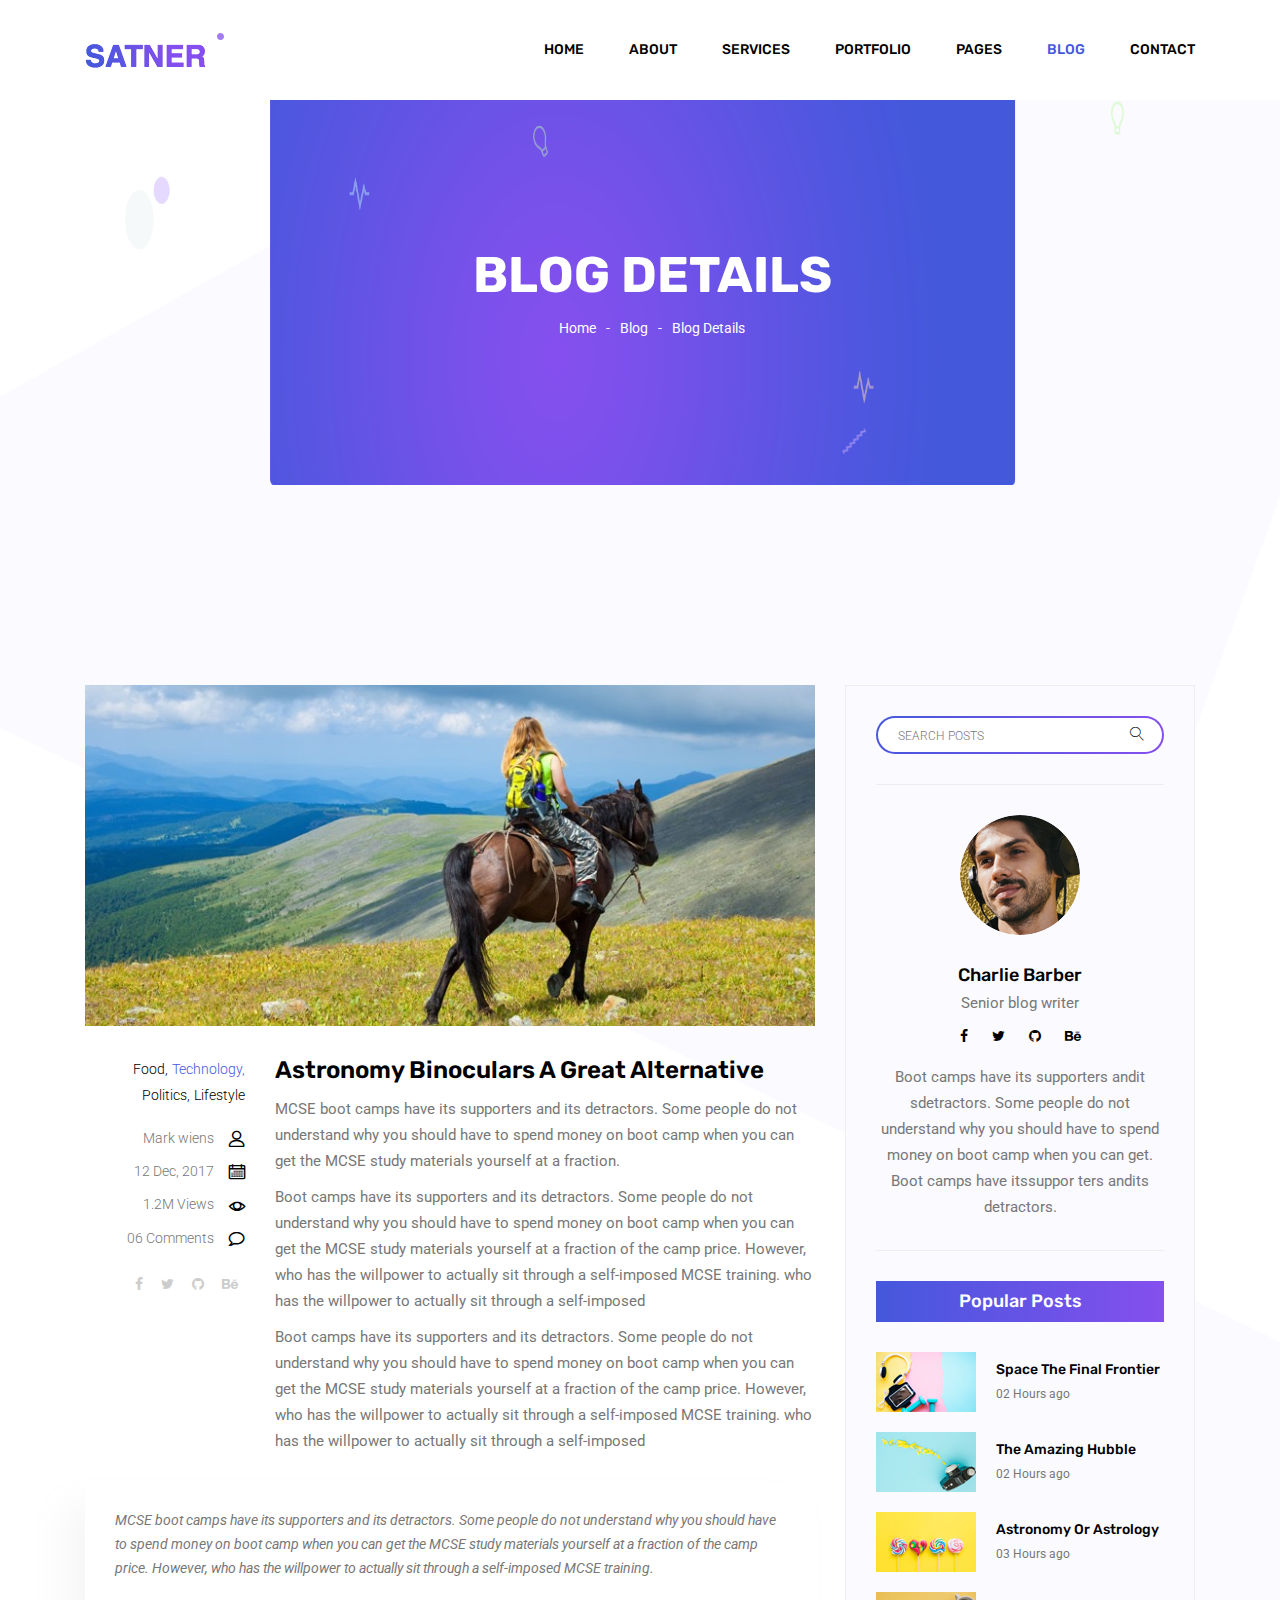
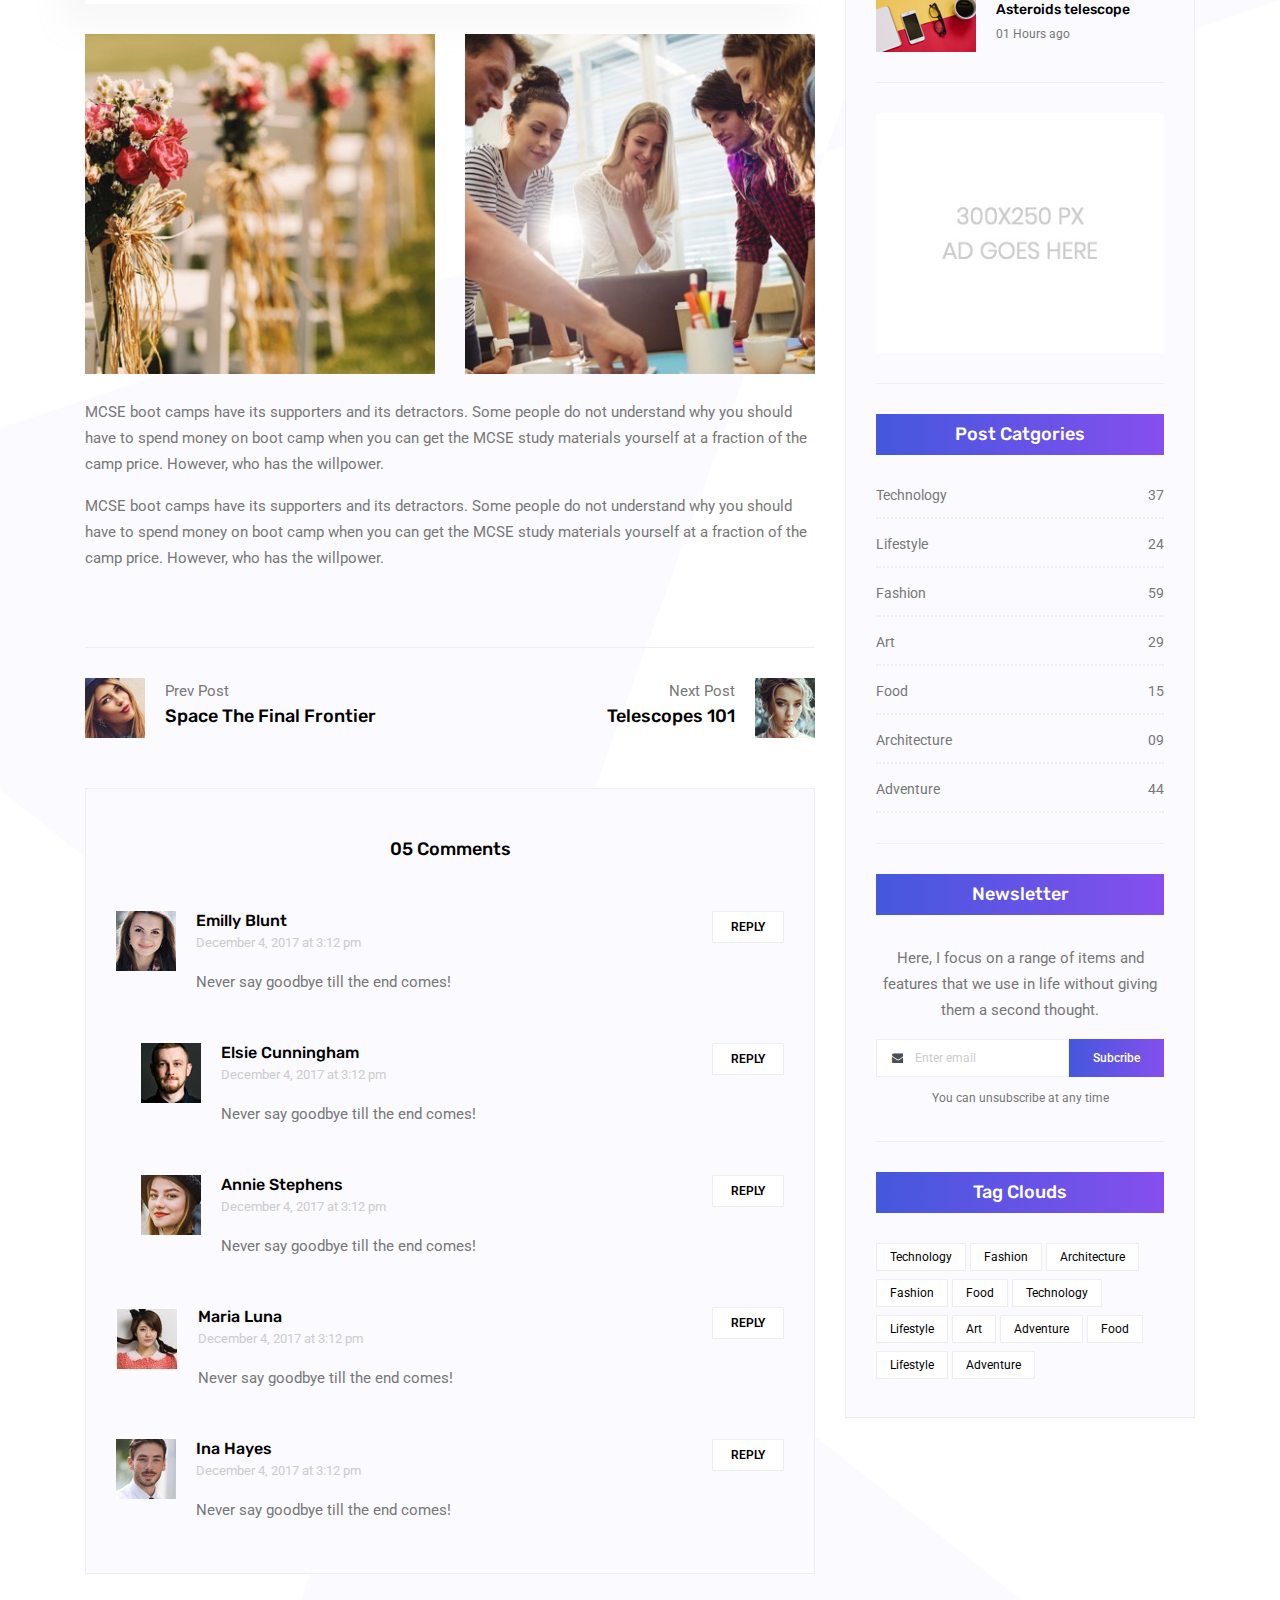
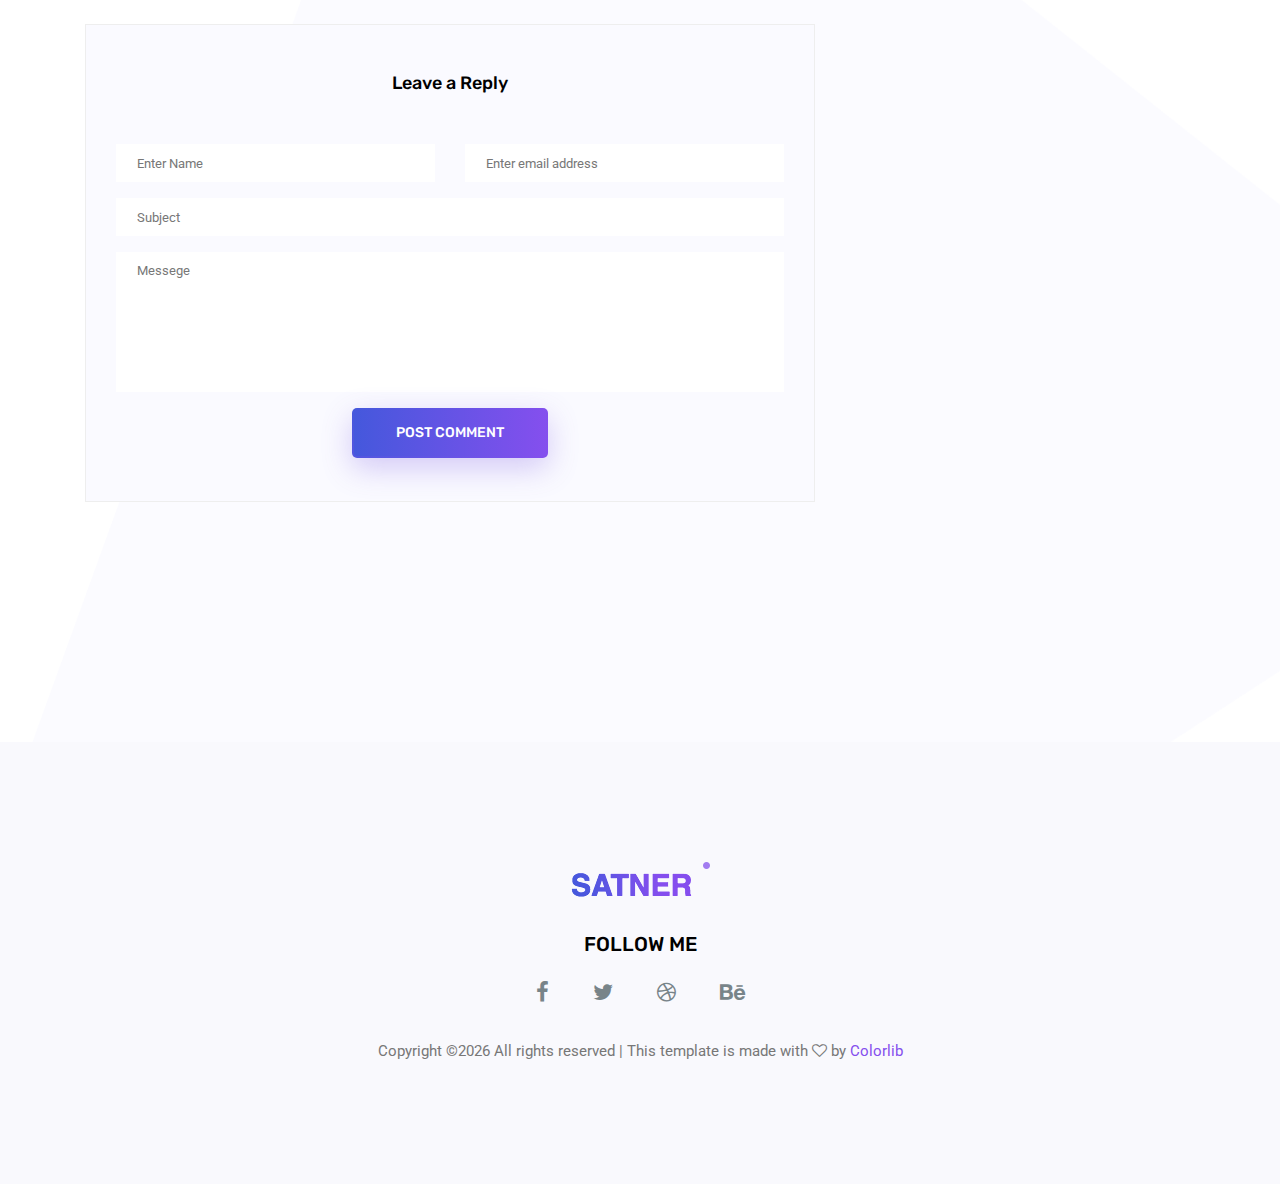
<file: single-blog.html>
<!doctype html>
<html lang="en">

<head>
	<!-- Required meta tags -->
	<meta charset="utf-8">
	<meta name="viewport" content="width=device-width, initial-scale=1, shrink-to-fit=no">
	<link rel="icon" href="img/favicon.png" type="image/png">
	<title>Blog Details</title>
	<!-- Bootstrap CSS -->
	<link rel="stylesheet" href="css/bootstrap.css">
	<link rel="stylesheet" href="vendors/linericon/style.css">
	<link rel="stylesheet" href="css/font-awesome.min.css">
	<link rel="stylesheet" href="vendors/owl-carousel/owl.carousel.min.css">
	<link rel="stylesheet" href="css/magnific-popup.css">
	<link rel="stylesheet" href="vendors/nice-select/css/nice-select.css">
	<!-- main css -->
	<link rel="stylesheet" href="css/style.css">
</head>

<body class="blog_version">

	<!--================ Start Header Area =================-->
	<header class="header_area">
		<div class="main_menu">
			<nav class="navbar navbar-expand-lg navbar-light">
				<div class="container">
					<!-- Brand and toggle get grouped for better mobile display -->
					<a class="navbar-brand logo_h" href="index.html"><img src="img/logo.png" alt=""></a>
					<button class="navbar-toggler" type="button" data-toggle="collapse" data-target="#navbarSupportedContent"
					 aria-controls="navbarSupportedContent" aria-expanded="false" aria-label="Toggle navigation">
						<span class="icon-bar"></span>
						<span class="icon-bar"></span>
						<span class="icon-bar"></span>
					</button>
					<!-- Collect the nav links, forms, and other content for toggling -->
					<div class="collapse navbar-collapse offset" id="navbarSupportedContent">
						<ul class="nav navbar-nav menu_nav justify-content-end">
							<li class="nav-item"><a class="nav-link" href="index.html">Home</a></li>
							<li class="nav-item"><a class="nav-link" href="about.html">About</a></li>
							<li class="nav-item"><a class="nav-link" href="services.html">Services</a></li>
							<li class="nav-item"><a class="nav-link" href="portfolio.html">Portfolio</a></li>
							<li class="nav-item submenu dropdown">
								<a href="#" class="nav-link dropdown-toggle" data-toggle="dropdown" role="button" aria-haspopup="true"
								 aria-expanded="false">Pages</a>
								<ul class="dropdown-menu">
                                    <li class="nav-item"><a class="nav-link" href="elements.html">Elements</a></li>
                                    <li class="nav-item"><a class="nav-link" href="portfolio-details.html">Portfolio Details</a></li>
								</ul>
							</li>
							<li class="nav-item submenu dropdown active">
								<a href="#" class="nav-link dropdown-toggle" data-toggle="dropdown" role="button" aria-haspopup="true"
								 aria-expanded="false">Blog</a>
								<ul class="dropdown-menu">
									<li class="nav-item"><a class="nav-link" href="blog.html">Blog</a></li>
									<li class="nav-item"><a class="nav-link" href="single-blog.html">Blog Details</a></li>
								</ul>
							</li>
							<li class="nav-item"><a class="nav-link" href="contact.html">Contact</a></li>
						</ul>
					</div>
				</div>
			</nav>
		</div>
	</header>
	<!--================ End Header Area =================-->

    <!--================ Start Banner Area =================-->
    <section class="banner_area">
        <div class="banner_inner d-flex align-items-center">
            <div class="container">
                <div class="banner_content text-center">
                    <h2>Blog Details</h2>
                    <div class="page_link">
                        <a href="index.html">Home</a>
                        <a href="blog.html">Blog</a>
                        <a href="single-blog.html">Blog Details</a>
                    </div>
                </div>
            </div>
        </div>
    </section>
    <!--================ End Banner Area =================-->
    
    <!--================Blog Area =================-->
    <section class="blog_area single-post-area section_gap">
        <div class="container">
            <div class="row">
                <div class="col-lg-8 posts-list">
                    <div class="single-post row">
                        <div class="col-lg-12">
                            <div class="feature-img">
                                <img class="img-fluid" src="img/blog/feature-img1.jpg" alt="">
                            </div>									
                        </div>
                        <div class="col-lg-3  col-md-3">
                            <div class="blog_info text-right">
                                <div class="post_tag">
                                    <a href="#">Food,</a>
                                    <a class="active" href="#">Technology,</a>
                                    <a href="#">Politics,</a>
                                    <a href="#">Lifestyle</a>
                                </div>
                                <ul class="blog_meta list">
                                    <li><a href="#">Mark wiens<i class="lnr lnr-user"></i></a></li>
                                    <li><a href="#">12 Dec, 2017<i class="lnr lnr-calendar-full"></i></a></li>
                                    <li><a href="#">1.2M Views<i class="lnr lnr-eye"></i></a></li>
                                    <li><a href="#">06 Comments<i class="lnr lnr-bubble"></i></a></li>
                                </ul>
                                <ul class="social-links">
                                    <li><a href="#"><i class="fa fa-facebook"></i></a></li>
                                    <li><a href="#"><i class="fa fa-twitter"></i></a></li>
                                    <li><a href="#"><i class="fa fa-github"></i></a></li>
                                    <li><a href="#"><i class="fa fa-behance"></i></a></li>
                                </ul>
                            </div>
                        </div>
                        <div class="col-lg-9 col-md-9 blog_details">
                            <h2>Astronomy Binoculars A Great Alternative</h2>
                            <p class="excert">
                                MCSE boot camps have its supporters and its detractors. Some people do not understand why you should have to spend money on boot camp when you can get the MCSE study materials yourself at a fraction.
                            </p>
                            <p>
                                Boot camps have its supporters and its detractors. Some people do not understand why you should have to spend money on boot camp when you can get the MCSE study materials yourself at a fraction of the camp price. However, who has the willpower to actually sit through a self-imposed MCSE training. who has the willpower to actually sit through a self-imposed
                            </p>
                            <p>
                                Boot camps have its supporters and its detractors. Some people do not understand why you should have to spend money on boot camp when you can get the MCSE study materials yourself at a fraction of the camp price. However, who has the willpower to actually sit through a self-imposed MCSE training. who has the willpower to actually sit through a self-imposed
                            </p>
                        </div>
                        <div class="col-lg-12">
                            <div class="quotes">
                                MCSE boot camps have its supporters and its detractors. Some people do not understand why you should have to spend money on boot camp when you can get the MCSE study materials yourself at a fraction of the camp price. However, who has the willpower to actually sit through a self-imposed MCSE training.										
                            </div>
                            <div class="row">
                                <div class="col-6">
                                    <img class="img-fluid" src="img/blog/post-img1.jpg" alt="">
                                </div>
                                <div class="col-6">
                                    <img class="img-fluid" src="img/blog/post-img2.jpg" alt="">
                                </div>	
                                <div class="col-lg-12 mt-25">
                                    <p>
                                        MCSE boot camps have its supporters and its detractors. Some people do not understand why you should have to spend money on boot camp when you can get the MCSE study materials yourself at a fraction of the camp price. However, who has the willpower.
                                    </p>
                                    <p>
                                        MCSE boot camps have its supporters and its detractors. Some people do not understand why you should have to spend money on boot camp when you can get the MCSE study materials yourself at a fraction of the camp price. However, who has the willpower.
                                    </p>											
                                </div>									
                            </div>
                        </div>
                    </div>
                    <div class="navigation-area">
                        <div class="row">
                            <div class="col-lg-6 col-md-6 col-12 nav-left flex-row d-flex justify-content-start align-items-center">
                                <div class="thumb">
                                    <a href="#"><img class="img-fluid" src="img/blog/prev.jpg" alt=""></a>
                                </div>
                                <div class="arrow">
                                    <a href="#"><span class="lnr text-white lnr-arrow-left"></span></a>
                                </div>
                                <div class="detials">
                                    <p>Prev Post</p>
                                    <a href="#"><h4>Space The Final Frontier</h4></a>
                                </div>
                            </div>
                            <div class="col-lg-6 col-md-6 col-12 nav-right flex-row d-flex justify-content-end align-items-center">
                                <div class="detials">
                                    <p>Next Post</p>
                                    <a href="#"><h4>Telescopes 101</h4></a>
                                </div>
                                <div class="arrow">
                                    <a href="#"><span class="lnr text-white lnr-arrow-right"></span></a>
                                </div>
                                <div class="thumb">
                                    <a href="#"><img class="img-fluid" src="img/blog/next.jpg" alt=""></a>
                                </div>										
                            </div>									
                        </div>
                    </div>
                    <div class="comments-area">
                        <h4>05 Comments</h4>
                        <div class="comment-list">
                            <div class="single-comment justify-content-between d-flex">
                                <div class="user justify-content-between d-flex">
                                    <div class="thumb">
                                        <img src="img/blog/c1.jpg" alt="">
                                    </div>
                                    <div class="desc">
                                        <h5><a href="#">Emilly Blunt</a></h5>
                                        <p class="date">December 4, 2017 at 3:12 pm </p>
                                        <p class="comment">
                                            Never say goodbye till the end comes!
                                        </p>
                                    </div>
                                </div>
                                <div class="reply-btn">
                                        <a href="" class="btn-reply text-uppercase">reply</a> 
                                </div>
                            </div>
                        </div>	
                        <div class="comment-list left-padding">
                            <div class="single-comment justify-content-between d-flex">
                                <div class="user justify-content-between d-flex">
                                    <div class="thumb">
                                        <img src="img/blog/c2.jpg" alt="">
                                    </div>
                                    <div class="desc">
                                        <h5><a href="#">Elsie Cunningham</a></h5>
                                        <p class="date">December 4, 2017 at 3:12 pm </p>
                                        <p class="comment">
                                            Never say goodbye till the end comes!
                                        </p>
                                    </div>
                                </div>
                                <div class="reply-btn">
                                        <a href="" class="btn-reply text-uppercase">reply</a> 
                                </div>
                            </div>
                        </div>	
                        <div class="comment-list left-padding">
                            <div class="single-comment justify-content-between d-flex">
                                <div class="user justify-content-between d-flex">
                                    <div class="thumb">
                                        <img src="img/blog/c3.jpg" alt="">
                                    </div>
                                    <div class="desc">
                                        <h5><a href="#">Annie Stephens</a></h5>
                                        <p class="date">December 4, 2017 at 3:12 pm </p>
                                        <p class="comment">
                                            Never say goodbye till the end comes!
                                        </p>
                                    </div>
                                </div>
                                <div class="reply-btn">
                                        <a href="" class="btn-reply text-uppercase">reply</a> 
                                </div>
                            </div>
                        </div>	
                        <div class="comment-list">
                            <div class="single-comment justify-content-between d-flex">
                                <div class="user justify-content-between d-flex">
                                    <div class="thumb">
                                        <img src="img/blog/c4.jpg" alt="">
                                    </div>
                                    <div class="desc">
                                        <h5><a href="#">Maria Luna</a></h5>
                                        <p class="date">December 4, 2017 at 3:12 pm </p>
                                        <p class="comment">
                                            Never say goodbye till the end comes!
                                        </p>
                                    </div>
                                </div>
                                <div class="reply-btn">
                                        <a href="" class="btn-reply text-uppercase">reply</a> 
                                </div>
                            </div>
                        </div>	
                        <div class="comment-list">
                            <div class="single-comment justify-content-between d-flex">
                                <div class="user justify-content-between d-flex">
                                    <div class="thumb">
                                        <img src="img/blog/c5.jpg" alt="">
                                    </div>
                                    <div class="desc">
                                        <h5><a href="#">Ina Hayes</a></h5>
                                        <p class="date">December 4, 2017 at 3:12 pm </p>
                                        <p class="comment">
                                            Never say goodbye till the end comes!
                                        </p>
                                    </div>
                                </div>
                                <div class="reply-btn">
                                        <a href="" class="btn-reply text-uppercase">reply</a> 
                                </div>
                            </div>
                        </div>	                                             				
                    </div>
                    <div class="comment-form">
                        <h4>Leave a Reply</h4>
                        <form>
                            <div class="form-group form-inline">
                                <div class="form-group col-lg-6 col-md-6 name">
                                <input type="text" class="form-control" id="name" placeholder="Enter Name" onfocus="this.placeholder = ''" onblur="this.placeholder = 'Enter Name'">
                                </div>
                                <div class="form-group col-lg-6 col-md-6 email">
                                <input type="email" class="form-control" id="email" placeholder="Enter email address" onfocus="this.placeholder = ''" onblur="this.placeholder = 'Enter email address'">
                                </div>										
                            </div>
                            <div class="form-group">
                                <input type="text" class="form-control" id="subject" placeholder="Subject" onfocus="this.placeholder = ''" onblur="this.placeholder = 'Subject'">
                            </div>
                            <div class="form-group">
                                <textarea class="form-control mb-10" rows="5" name="message" placeholder="Messege" onfocus="this.placeholder = ''" onblur="this.placeholder = 'Messege'" required=""></textarea>
                            </div>
                            <a href="#" class="primary-btn primary_btn"><span>Post Comment</span></a>	
                        </form>
                    </div>
                </div>
                <div class="col-lg-4">
                    <div class="blog_right_sidebar">
                        <aside class="single_sidebar_widget search_widget">
                            <div class="input-group">
                                <input type="text" class="form-control" placeholder="Search Posts">
                                <span class="input-group-btn">
                                    <button class="btn btn-default" type="button"><i class="lnr lnr-magnifier"></i></button>
                                </span>
                            </div><!-- /input-group -->
                            <div class="br"></div>
                        </aside>
                        <aside class="single_sidebar_widget author_widget">
                            <img class="author_img rounded-circle" src="img/blog/author.png" alt="">
                            <h4>Charlie Barber</h4>
                            <p>Senior blog writer</p>
                            <div class="social_icon">
                                <a href="#"><i class="fa fa-facebook"></i></a>
                                <a href="#"><i class="fa fa-twitter"></i></a>
                                <a href="#"><i class="fa fa-github"></i></a>
                                <a href="#"><i class="fa fa-behance"></i></a>
                            </div>
                            <p>Boot camps have its supporters andit sdetractors. Some people do not understand why you should have to spend money on boot camp when you can get. Boot camps have itssuppor ters andits detractors.</p>
                            <div class="br"></div>
                        </aside>
                        <aside class="single_sidebar_widget popular_post_widget">
                            <h3 class="widget_title">Popular Posts</h3>
                            <div class="media post_item">
                                <img src="img/blog/popular-post/post1.jpg" alt="post">
                                <div class="media-body">
                                    <a href="blog-details.html"><h3>Space The Final Frontier</h3></a>
                                    <p>02 Hours ago</p>
                                </div>
                            </div>
                            <div class="media post_item">
                                <img src="img/blog/popular-post/post2.jpg" alt="post">
                                <div class="media-body">
                                    <a href="blog-details.html"><h3>The Amazing Hubble</h3></a>
                                    <p>02 Hours ago</p>
                                </div>
                            </div>
                            <div class="media post_item">
                                <img src="img/blog/popular-post/post3.jpg" alt="post">
                                <div class="media-body">
                                    <a href="blog-details.html"><h3>Astronomy Or Astrology</h3></a>
                                    <p>03 Hours ago</p>
                                </div>
                            </div>
                            <div class="media post_item">
                                <img src="img/blog/popular-post/post4.jpg" alt="post">
                                <div class="media-body">
                                    <a href="blog-details.html"><h3>Asteroids telescope</h3></a>
                                    <p>01 Hours ago</p>
                                </div>
                            </div>
                            <div class="br"></div>
                        </aside>
                        <aside class="single_sidebar_widget ads_widget">
                            <a href="#"><img class="img-fluid" src="img/blog/add.jpg" alt=""></a>
                            <div class="br"></div>
                        </aside>
                        <aside class="single_sidebar_widget post_category_widget">
                            <h4 class="widget_title">Post Catgories</h4>
                            <ul class="list cat-list">
                                <li>
                                    <a href="#" class="d-flex justify-content-between">
                                        <p>Technology</p>
                                        <p>37</p>
                                    </a>
                                </li>
                                <li>
                                    <a href="#" class="d-flex justify-content-between">
                                        <p>Lifestyle</p>
                                        <p>24</p>
                                    </a>
                                </li>
                                <li>
                                    <a href="#" class="d-flex justify-content-between">
                                        <p>Fashion</p>
                                        <p>59</p>
                                    </a>
                                </li>
                                <li>
                                    <a href="#" class="d-flex justify-content-between">
                                        <p>Art</p>
                                        <p>29</p>
                                    </a>
                                </li>
                                <li>
                                    <a href="#" class="d-flex justify-content-between">
                                        <p>Food</p>
                                        <p>15</p>
                                    </a>
                                </li>
                                <li>
                                    <a href="#" class="d-flex justify-content-between">
                                        <p>Architecture</p>
                                        <p>09</p>
                                    </a>
                                </li>
                                <li>
                                    <a href="#" class="d-flex justify-content-between">
                                        <p>Adventure</p>
                                        <p>44</p>
                                    </a>
                                </li>															
                            </ul>
                            <div class="br"></div>
                        </aside>
                        <aside class="single-sidebar-widget newsletter_widget">
                            <h4 class="widget_title">Newsletter</h4>
                            <p>
                            Here, I focus on a range of items and features that we use in life without
                            giving them a second thought.
                            </p>
                            <div class="form-group d-flex flex-row">
                                <div class="input-group">
                                    <div class="input-group-prepend">
                                        <div class="input-group-text"><i class="fa fa-envelope" aria-hidden="true"></i></div>
                                    </div>
                                    <input type="text" class="form-control" id="inlineFormInputGroup" placeholder="Enter email" onfocus="this.placeholder = ''" onblur="this.placeholder = 'Enter email'">
                                </div>
                                <a href="#" class="bbtns">Subcribe</a>
                            </div>	
                            <p class="text-bottom">You can unsubscribe at any time</p>	
                            <div class="br"></div>							
                        </aside>
                        <aside class="single-sidebar-widget tag_cloud_widget">
                            <h4 class="widget_title">Tag Clouds</h4>
                            <ul class="list">
                                <li><a href="#">Technology</a></li>
                                <li><a href="#">Fashion</a></li>
                                <li><a href="#">Architecture</a></li>
                                <li><a href="#">Fashion</a></li>
                                <li><a href="#">Food</a></li>
                                <li><a href="#">Technology</a></li>
                                <li><a href="#">Lifestyle</a></li>
                                <li><a href="#">Art</a></li>
                                <li><a href="#">Adventure</a></li>
                                <li><a href="#">Food</a></li>
                                <li><a href="#">Lifestyle</a></li>
                                <li><a href="#">Adventure</a></li>
                            </ul>
                        </aside>
                    </div>
                </div>
            </div>
        </div>
    </section>
    <!--================Blog Area =================-->
        
    <!--================Footer Area =================-->
	<footer class="footer_area">
        <div class="container">
            <div class="row justify-content-center">
                <div class="col-lg-12">
                    <div class="footer_top flex-column">
                        <div class="footer_logo">
                            <a href="#">
                                <img src="img/logo.png" alt="">
                            </a>
                            <h4>Follow Me</h4>
                        </div>
                        <div class="footer_social">
                            <a href="#"><i class="fa fa-facebook"></i></a>
                            <a href="#"><i class="fa fa-twitter"></i></a>
                            <a href="#"><i class="fa fa-dribbble"></i></a>
                            <a href="#"><i class="fa fa-behance"></i></a>
                        </div>
                    </div>
                </div>
            </div>
            <div class="row footer_bottom justify-content-center">
                <p class="col-lg-8 col-sm-12 footer-text">
                    <!-- Link back to Colorlib can't be removed. Template is licensed under CC BY 3.0. -->
Copyright &copy;<script>document.write(new Date().getFullYear());</script> All rights reserved | This template is made with <i class="fa fa-heart-o" aria-hidden="true"></i> by <a href="https://colorlib.com" target="_blank">Colorlib</a>
<!-- Link back to Colorlib can't be removed. Template is licensed under CC BY 3.0. --></p>
            </div>
        </div>
    </footer>
    <!--================End Footer Area =================-->
       
        <!-- Optional JavaScript -->
        <!-- jQuery first, then Popper.js, then Bootstrap JS -->
        <script src="js/jquery-3.2.1.min.js"></script>
        <script src="js/popper.js"></script>
        <script src="js/bootstrap.min.js"></script>
        <script src="js/stellar.js"></script>
        <script src="vendors/lightbox/simpleLightbox.min.js"></script>
        <script src="vendors/nice-select/js/jquery.nice-select.min.js"></script>
        <script src="vendors/isotope/imagesloaded.pkgd.min.js"></script>
        <script src="vendors/isotope/isotope-min.js"></script>
        <script src="vendors/owl-carousel/owl.carousel.min.js"></script>
        <script src="js/jquery.ajaxchimp.min.js"></script>
        <script src="js/mail-script.js"></script>
        <script src="js/theme.js"></script>
    </body>
    </html>
</file>
<file: vendors/linericon/style.css>
@font-face {
	font-family: 'Linearicons-Free';
	src:url('fonts/Linearicons-Free.eot?w118d');
	src:url('fonts/Linearicons-Free.eot?#iefixw118d') format('embedded-opentype'),
		url('fonts/Linearicons-Free.woff2?w118d') format('woff2'),
		url('fonts/Linearicons-Free.woff?w118d') format('woff'),
		url('fonts/Linearicons-Free.ttf?w118d') format('truetype'),
		url('fonts/Linearicons-Free.svg?w118d#Linearicons-Free') format('svg');
	font-weight: normal;
	font-style: normal;
}

.lnr {
	font-family: 'Linearicons-Free';
	speak: none;
	font-style: normal;
	font-weight: normal;
	font-variant: normal;
	text-transform: none;
	line-height: 1;

	/* Better Font Rendering =========== */
	-webkit-font-smoothing: antialiased;
	-moz-osx-font-smoothing: grayscale;
}

.lnr-home:before {
	content: "\e800";
}
.lnr-apartment:before {
	content: "\e801";
}
.lnr-pencil:before {
	content: "\e802";
}
.lnr-magic-wand:before {
	content: "\e803";
}
.lnr-drop:before {
	content: "\e804";
}
.lnr-lighter:before {
	content: "\e805";
}
.lnr-poop:before {
	content: "\e806";
}
.lnr-sun:before {
	content: "\e807";
}
.lnr-moon:before {
	content: "\e808";
}
.lnr-cloud:before {
	content: "\e809";
}
.lnr-cloud-upload:before {
	content: "\e80a";
}
.lnr-cloud-download:before {
	content: "\e80b";
}
.lnr-cloud-sync:before {
	content: "\e80c";
}
.lnr-cloud-check:before {
	content: "\e80d";
}
.lnr-database:before {
	content: "\e80e";
}
.lnr-lock:before {
	content: "\e80f";
}
.lnr-cog:before {
	content: "\e810";
}
.lnr-trash:before {
	content: "\e811";
}
.lnr-dice:before {
	content: "\e812";
}
.lnr-heart:before {
	content: "\e813";
}
.lnr-star:before {
	content: "\e814";
}
.lnr-star-half:before {
	content: "\e815";
}
.lnr-star-empty:before {
	content: "\e816";
}
.lnr-flag:before {
	content: "\e817";
}
.lnr-envelope:before {
	content: "\e818";
}
.lnr-paperclip:before {
	content: "\e819";
}
.lnr-inbox:before {
	content: "\e81a";
}
.lnr-eye:before {
	content: "\e81b";
}
.lnr-printer:before {
	content: "\e81c";
}
.lnr-file-empty:before {
	content: "\e81d";
}
.lnr-file-add:before {
	content: "\e81e";
}
.lnr-enter:before {
	content: "\e81f";
}
.lnr-exit:before {
	content: "\e820";
}
.lnr-graduation-hat:before {
	content: "\e821";
}
.lnr-license:before {
	content: "\e822";
}
.lnr-music-note:before {
	content: "\e823";
}
.lnr-film-play:before {
	content: "\e824";
}
.lnr-camera-video:before {
	content: "\e825";
}
.lnr-camera:before {
	content: "\e826";
}
.lnr-picture:before {
	content: "\e827";
}
.lnr-book:before {
	content: "\e828";
}
.lnr-bookmark:before {
	content: "\e829";
}
.lnr-user:before {
	content: "\e82a";
}
.lnr-users:before {
	content: "\e82b";
}
.lnr-shirt:before {
	content: "\e82c";
}
.lnr-store:before {
	content: "\e82d";
}
.lnr-cart:before {
	content: "\e82e";
}
.lnr-tag:before {
	content: "\e82f";
}
.lnr-phone-handset:before {
	content: "\e830";
}
.lnr-phone:before {
	content: "\e831";
}
.lnr-pushpin:before {
	content: "\e832";
}
.lnr-map-marker:before {
	content: "\e833";
}
.lnr-map:before {
	content: "\e834";
}
.lnr-location:before {
	content: "\e835";
}
.lnr-calendar-full:before {
	content: "\e836";
}
.lnr-keyboard:before {
	content: "\e837";
}
.lnr-spell-check:before {
	content: "\e838";
}
.lnr-screen:before {
	content: "\e839";
}
.lnr-smartphone:before {
	content: "\e83a";
}
.lnr-tablet:before {
	content: "\e83b";
}
.lnr-laptop:before {
	content: "\e83c";
}
.lnr-laptop-phone:before {
	content: "\e83d";
}
.lnr-power-switch:before {
	content: "\e83e";
}
.lnr-bubble:before {
	content: "\e83f";
}
.lnr-heart-pulse:before {
	content: "\e840";
}
.lnr-construction:before {
	content: "\e841";
}
.lnr-pie-chart:before {
	content: "\e842";
}
.lnr-chart-bars:before {
	content: "\e843";
}
.lnr-gift:before {
	content: "\e844";
}
.lnr-diamond:before {
	content: "\e845";
}
.lnr-linearicons:before {
	content: "\e846";
}
.lnr-dinner:before {
	content: "\e847";
}
.lnr-coffee-cup:before {
	content: "\e848";
}
.lnr-leaf:before {
	content: "\e849";
}
.lnr-paw:before {
	content: "\e84a";
}
.lnr-rocket:before {
	content: "\e84b";
}
.lnr-briefcase:before {
	content: "\e84c";
}
.lnr-bus:before {
	content: "\e84d";
}
.lnr-car:before {
	content: "\e84e";
}
.lnr-train:before {
	content: "\e84f";
}
.lnr-bicycle:before {
	content: "\e850";
}
.lnr-wheelchair:before {
	content: "\e851";
}
.lnr-select:before {
	content: "\e852";
}
.lnr-earth:before {
	content: "\e853";
}
.lnr-smile:before {
	content: "\e854";
}
.lnr-sad:before {
	content: "\e855";
}
.lnr-neutral:before {
	content: "\e856";
}
.lnr-mustache:before {
	content: "\e857";
}
.lnr-alarm:before {
	content: "\e858";
}
.lnr-bullhorn:before {
	content: "\e859";
}
.lnr-volume-high:before {
	content: "\e85a";
}
.lnr-volume-medium:before {
	content: "\e85b";
}
.lnr-volume-low:before {
	content: "\e85c";
}
.lnr-volume:before {
	content: "\e85d";
}
.lnr-mic:before {
	content: "\e85e";
}
.lnr-hourglass:before {
	content: "\e85f";
}
.lnr-undo:before {
	content: "\e860";
}
.lnr-redo:before {
	content: "\e861";
}
.lnr-sync:before {
	content: "\e862";
}
.lnr-history:before {
	content: "\e863";
}
.lnr-clock:before {
	content: "\e864";
}
.lnr-download:before {
	content: "\e865";
}
.lnr-upload:before {
	content: "\e866";
}
.lnr-enter-down:before {
	content: "\e867";
}
.lnr-exit-up:before {
	content: "\e868";
}
.lnr-bug:before {
	content: "\e869";
}
.lnr-code:before {
	content: "\e86a";
}
.lnr-link:before {
	content: "\e86b";
}
.lnr-unlink:before {
	content: "\e86c";
}
.lnr-thumbs-up:before {
	content: "\e86d";
}
.lnr-thumbs-down:before {
	content: "\e86e";
}
.lnr-magnifier:before {
	content: "\e86f";
}
.lnr-cross:before {
	content: "\e870";
}
.lnr-menu:before {
	content: "\e871";
}
.lnr-list:before {
	content: "\e872";
}
.lnr-chevron-up:before {
	content: "\e873";
}
.lnr-chevron-down:before {
	content: "\e874";
}
.lnr-chevron-left:before {
	content: "\e875";
}
.lnr-chevron-right:before {
	content: "\e876";
}
.lnr-arrow-up:before {
	content: "\e877";
}
.lnr-arrow-down:before {
	content: "\e878";
}
.lnr-arrow-left:before {
	content: "\e879";
}
.lnr-arrow-right:before {
	content: "\e87a";
}
.lnr-move:before {
	content: "\e87b";
}
.lnr-warning:before {
	content: "\e87c";
}
.lnr-question-circle:before {
	content: "\e87d";
}
.lnr-menu-circle:before {
	content: "\e87e";
}
.lnr-checkmark-circle:before {
	content: "\e87f";
}
.lnr-cross-circle:before {
	content: "\e880";
}
.lnr-plus-circle:before {
	content: "\e881";
}
.lnr-circle-minus:before {
	content: "\e882";
}
.lnr-arrow-up-circle:before {
	content: "\e883";
}
.lnr-arrow-down-circle:before {
	content: "\e884";
}
.lnr-arrow-left-circle:before {
	content: "\e885";
}
.lnr-arrow-right-circle:before {
	content: "\e886";
}
.lnr-chevron-up-circle:before {
	content: "\e887";
}
.lnr-chevron-down-circle:before {
	content: "\e888";
}
.lnr-chevron-left-circle:before {
	content: "\e889";
}
.lnr-chevron-right-circle:before {
	content: "\e88a";
}
.lnr-crop:before {
	content: "\e88b";
}
.lnr-frame-expand:before {
	content: "\e88c";
}
.lnr-frame-contract:before {
	content: "\e88d";
}
.lnr-layers:before {
	content: "\e88e";
}
.lnr-funnel:before {
	content: "\e88f";
}
.lnr-text-format:before {
	content: "\e890";
}
.lnr-text-format-remove:before {
	content: "\e891";
}
.lnr-text-size:before {
	content: "\e892";
}
.lnr-bold:before {
	content: "\e893";
}
.lnr-italic:before {
	content: "\e894";
}
.lnr-underline:before {
	content: "\e895";
}
.lnr-strikethrough:before {
	content: "\e896";
}
.lnr-highlight:before {
	content: "\e897";
}
.lnr-text-align-left:before {
	content: "\e898";
}
.lnr-text-align-center:before {
	content: "\e899";
}
.lnr-text-align-right:before {
	content: "\e89a";
}
.lnr-text-align-justify:before {
	content: "\e89b";
}
.lnr-line-spacing:before {
	content: "\e89c";
}
.lnr-indent-increase:before {
	content: "\e89d";
}
.lnr-indent-decrease:before {
	content: "\e89e";
}
.lnr-pilcrow:before {
	content: "\e89f";
}
.lnr-direction-ltr:before {
	content: "\e8a0";
}
.lnr-direction-rtl:before {
	content: "\e8a1";
}
.lnr-page-break:before {
	content: "\e8a2";
}
.lnr-sort-alpha-asc:before {
	content: "\e8a3";
}
.lnr-sort-amount-asc:before {
	content: "\e8a4";
}
.lnr-hand:before {
	content: "\e8a5";
}
.lnr-pointer-up:before {
	content: "\e8a6";
}
.lnr-pointer-right:before {
	content: "\e8a7";
}
.lnr-pointer-down:before {
	content: "\e8a8";
}
.lnr-pointer-left:before {
	content: "\e8a9";
}
</file>
<file: vendors/nice-select/css/nice-select.css>
.nice-select {
  -webkit-tap-highlight-color: transparent;
  background-color: #fff;
  border-radius: 5px;
  border: solid 1px #e8e8e8;
  box-sizing: border-box;
  clear: both;
  cursor: pointer;
  display: block;
  float: left;
  font-family: inherit;
  font-size: 14px;
  font-weight: normal;
  height: 42px;
  line-height: 40px;
  outline: none;
  padding-left: 18px;
  padding-right: 30px;
  position: relative;
  text-align: left !important;
  -webkit-transition: all 0.2s ease-in-out;
  transition: all 0.2s ease-in-out;
  -webkit-user-select: none;
     -moz-user-select: none;
      -ms-user-select: none;
          user-select: none;
  white-space: nowrap;
  width: auto; }
  .nice-select:hover {
    border-color: #dbdbdb; }
  .nice-select:active, .nice-select.open, .nice-select:focus {
    border-color: #999; }
  .nice-select:after {
    border-bottom: 2px solid #999;
    border-right: 2px solid #999;
    content: '';
    display: block;
    height: 5px;
    margin-top: -4px;
    pointer-events: none;
    position: absolute;
    right: 12px;
    top: 50%;
    -webkit-transform-origin: 66% 66%;
        -ms-transform-origin: 66% 66%;
            transform-origin: 66% 66%;
    -webkit-transform: rotate(45deg);
        -ms-transform: rotate(45deg);
            transform: rotate(45deg);
    -webkit-transition: all 0.15s ease-in-out;
    transition: all 0.15s ease-in-out;
    width: 5px; }
  .nice-select.open:after {
    -webkit-transform: rotate(-135deg);
        -ms-transform: rotate(-135deg);
            transform: rotate(-135deg); }
  .nice-select.open .list {
    opacity: 1;
    pointer-events: auto;
    -webkit-transform: scale(1) translateY(0);
        -ms-transform: scale(1) translateY(0);
            transform: scale(1) translateY(0); }
  .nice-select.disabled {
    border-color: #ededed;
    color: #999;
    pointer-events: none; }
    .nice-select.disabled:after {
      border-color: #cccccc; }
  .nice-select.wide {
    width: 100%; }
    .nice-select.wide .list {
      left: 0 !important;
      right: 0 !important; }
  .nice-select.right {
    float: right; }
    .nice-select.right .list {
      left: auto;
      right: 0; }
  .nice-select.small {
    font-size: 12px;
    height: 36px;
    line-height: 34px; }
    .nice-select.small:after {
      height: 4px;
      width: 4px; }
    .nice-select.small .option {
      line-height: 34px;
      min-height: 34px; }
  .nice-select .list {
    background-color: #fff;
    border-radius: 5px;
    box-shadow: 0 0 0 1px rgba(68, 68, 68, 0.11);
    box-sizing: border-box;
    margin-top: 4px;
    opacity: 0;
    overflow: hidden;
    padding: 0;
    pointer-events: none;
    position: absolute;
    top: 100%;
    left: 0;
    -webkit-transform-origin: 50% 0;
        -ms-transform-origin: 50% 0;
            transform-origin: 50% 0;
    -webkit-transform: scale(0.75) translateY(-21px);
        -ms-transform: scale(0.75) translateY(-21px);
            transform: scale(0.75) translateY(-21px);
    -webkit-transition: all 0.2s cubic-bezier(0.5, 0, 0, 1.25), opacity 0.15s ease-out;
    transition: all 0.2s cubic-bezier(0.5, 0, 0, 1.25), opacity 0.15s ease-out;
    z-index: 9; }
    .nice-select .list:hover .option:not(:hover) {
      background-color: transparent !important; }
  .nice-select .option {
    cursor: pointer;
    font-weight: 400;
    line-height: 40px;
    list-style: none;
    min-height: 40px;
    outline: none;
    padding-left: 18px;
    padding-right: 29px;
    text-align: left;
    -webkit-transition: all 0.2s;
    transition: all 0.2s; }
    .nice-select .option:hover, .nice-select .option.focus, .nice-select .option.selected.focus {
      background-color: #f6f6f6; }
    .nice-select .option.selected {
      font-weight: bold; }
    .nice-select .option.disabled {
      background-color: transparent;
      color: #999;
      cursor: default; }

.no-csspointerevents .nice-select .list {
  display: none; }

.no-csspointerevents .nice-select.open .list {
  display: block; }
</file>
<file: css/style.css>
/*----------------------------------------------------
@File: Default Styles
@Author: SPONDON IT

This file contains the styling for the actual theme, this
is the file you need to edit to change the look of the
theme.
---------------------------------------------------- */
/*=====================================================================
@Template Name: HostHub Construction 
@Developed By: Naim Lasker
Author E-mail: naimlasker@gmail.com

=====================================================================*/
/*----------------------------------------------------*/
/*font Variables*/
/*Color Variables*/
/*=================== fonts ====================*/
@import url('https://fonts.googleapis.com/css2?family=DM+Serif+Display&family=Poppins&display=swap');
@import url("https://fonts.googleapis.com/css?family=Roboto:400,500|Rubik:500,700");
/*---------------------------------------------------- */
/*----------------------------------------------------*/
/* Medium Layout: 1280px */
/* Tablet Layout: 768px */
/* Mobile Layout: 320px */
/* Wide Mobile Layout: 480px */
/*---------------------------------------------------- */
/*----------------------------------------------------*/
body {
  line-height: 26px;
  font-size: 15px;
  font-family: "Roboto", sans-serif;
  font-weight: 400;
  color: #777777;
  background: url(../img/body-bg.png) no-repeat center; }

h1,
h2,
h3,
h4,
h5,
h6 {
  font-family: "Rubik", sans-serif;
  font-weight: 500;
  color: #000000; }

.list {
  list-style: none;
  margin: 0px;
  padding: 0px; }

a {
  text-decoration: none;
  transition: all 0.3s ease-in-out; }
  a:hover, a:focus {
    text-decoration: none;
    outline: none; }

button:focus {
  outline: none;
  box-shadow: none; }

.mt-25 {
  margin-top: 25px; }

.p0 {
  padding-left: 0px;
  padding-right: 0px; }

.white_bg {
  background: #fff !important; }

.mb-50 {
  margin-bottom: 50px; }

.ml-15 {
  margin-left: 15px; }

.ml-20 {
  margin-left: 20px; }

.mt-50 {
  margin-top: 50px; }

/*---------------------------------------------------- */
/*----------------------------------------------------*/
.section_gap {
  padding: 200px 0; }
  @media (max-width: 1199px) {
    .section_gap {
      padding: 80px 0; } }

.section_gap_top {
  padding-top: 200px; }
  @media (max-width: 1199px) {
    .section_gap_top {
      padding-top: 80px; } }

.section_gap_bottom {
  padding-bottom: 200px; }
  @media (max-width: 1199px) {
    .section_gap_bottom {
      padding-bottom: 80px; } }

/* Main Title Area css
============================================================================================ */
.main_title {
  text-align: center;
  margin-bottom: 100px; }
  @media (max-width: 1199px) {
    .main_title {
      margin-bottom: 50px; } }
  .main_title h2 {
    font-size: 36px;
    font-weight: 700;
    margin-bottom: 15px;
    line-height: 50px;
    text-transform: uppercase; }
    @media (max-width: 991px) {
      .main_title h2 br {
        display: none; } }
    @media (max-width: 767px) {
      .main_title h2 {
        font-size: 30px;
        line-height: 34px; } }
  .main_title p {
    margin-bottom: 0px; }
    @media (max-width: 991px) {
      .main_title p br {
        display: none; } }
  .main_title.white h2 {
    color: #fff; }
  .main_title.white p {
    color: #fff;
    opacity: .6; }

/* End Main Title Area css
============================================================================================ */
/* Start Gradient Area css
============================================================================================ */
.gradient-bg, .header_area .navbar .nav .nav-item.submenu ul .nav-item:hover .nav-link, .blog_right_sidebar .widget_title, .blog_right_sidebar .newsletter_widget .bbtns, .blog_right_sidebar .tag_cloud_widget ul li a:hover, .blog-pagination .page-item.active .page-link, .blog-pagination .page-link:hover, .comments-area .btn-reply:hover {
  background: -webkit-linear-gradient(90deg, #4458dc 0%, #854fee 100%);
  background: -moz-linear-gradient(90deg, #4458dc 0%, #854fee 100%);
  background: -o-linear-gradient(90deg, #4458dc 0%, #854fee 100%);
  background: linear-gradient(90deg, #4458dc 0%, #854fee 100%); }

.border-gradient {
  border-image: -webkit-linear-gradient(90deg, #4458dc 0%, #854fee 100%);
  border-image: -moz-linear-gradient(90deg, #4458dc 0%, #854fee 100%);
  border-image: -o-linear-gradient(90deg, #4458dc 0%, #854fee 100%);
  border-image: linear-gradient(90deg, #4458dc 0%, #854fee 100%); }

.gradient-bg2 {
  background: -webkit-linear-gradient(90deg, #4458dc 0%, #854fee 100%);
  background: -moz-linear-gradient(90deg, #4458dc 0%, #854fee 100%);
  background: -o-linear-gradient(90deg, #4458dc 0%, #854fee 100%);
  background: linear-gradient(90deg, #4458dc 0%, #854fee 100%); }

.gradient-color, .contact_info .info_item i {
  background: -webkit-linear-gradient(90deg, #4458dc 0%, #854fee 100%);
  background: -moz-linear-gradient(90deg, #4458dc 0%, #854fee 100%);
  background: -o-linear-gradient(90deg, #4458dc 0%, #854fee 100%);
  background: linear-gradient(90deg, #4458dc 0%, #854fee 100%);
  -webkit-background-clip: text;
  -webkit-text-fill-color: transparent; }

/* End Gradient Area css
============================================================================================ */
.primary_btn {
  display: inline-block;
  color: #fff;
  letter-spacing: 0px;
  font-family: "Rubik", sans-serif;
  font-weight: 500;
  font-size: 14px;
  line-height: 46px;
  outline: none !important;
  text-align: center;
  cursor: pointer;
  text-transform: uppercase;
  border-radius: 5px;
  background-origin: border-box;
  background-clip: content-box, border-box;
  background-image: linear-gradient(to right, #4458dc 0%, #854fee 100%), radial-gradient(circle at top left, #4458dc, #854fee);
  border: double 2px transparent;
  box-shadow: 0px 10px 30px rgba(118, 85, 225, 0.3); }
  .primary_btn span {
    padding: 0 42px; }
  .primary_btn.tr-bg {
    background-image: linear-gradient(#ffffff, #ffffff), radial-gradient(circle at top left, #4458dc, #854fee);
    border: 2px solid transparent;
    color: #222222;
    box-shadow: none; }
    .primary_btn.tr-bg:hover {
      background-image: linear-gradient(to right, #4458dc 0%, #854fee 100%), radial-gradient(circle at top left, #4458dc, #854fee);
      border: double 2px transparent;
      color: #ffffff;
      box-shadow: 0px 10px 30px rgba(118, 85, 225, 0.3); }
  .primary_btn:hover {
    background-image: linear-gradient(#ffffff, #ffffff), radial-gradient(circle at top left, #4458dc, #854fee);
    border: 2px solid #854fee;
    color: #222222;
    box-shadow: none;
    background-clip: border-box; }

.overlay {
  position: absolute;
  left: 0;
  top: 0;
  height: 100%;
  width: 100%; }

/*---------------------------------------------------- */
/*----------------------------------------------------*/
.header_area {
  position: absolute;
  width: 100%;
  z-index: 9999;
  background: #ffffff; }
  .header_area .menu_nav {
    width: 100%; }
  .header_area .navbar {
    background: transparent;
    padding: 0px;
    border: 0px;
    border-radius: 0px;
    width: 100%; }
    .header_area .navbar .nav .nav-item {
      margin-right: 45px; }
      .header_area .navbar .nav .nav-item .nav-link {
        font: 500 14px/100px "Rubik", sans-serif;
        text-transform: uppercase;
        color: #000000;
        padding: 0px;
        display: inline-block; }
        .header_area .navbar .nav .nav-item .nav-link:after {
          display: none; }
      .header_area .navbar .nav .nav-item:hover .nav-link, .header_area .navbar .nav .nav-item.active .nav-link {
        color: #4458dc; }
      .header_area .navbar .nav .nav-item.submenu {
        position: relative; }
        .header_area .navbar .nav .nav-item.submenu ul {
          border: none;
          padding: 0px;
          border-radius: 0px;
          box-shadow: none;
          margin: 0px;
          background: #fff; }
          @media (min-width: 992px) {
            .header_area .navbar .nav .nav-item.submenu ul {
              position: absolute;
              top: 120%;
              left: 0px;
              min-width: 200px;
              text-align: left;
              opacity: 0;
              transition: all 300ms ease-in;
              visibility: hidden;
              display: block;
              border: none;
              padding: 0px;
              border-radius: 0px;
              box-shadow: 0px 10px 30px 0px rgba(0, 0, 0, 0.1); } }
          .header_area .navbar .nav .nav-item.submenu ul:before {
            content: "";
            width: 0;
            height: 0;
            border-style: solid;
            border-width: 10px 10px 0 10px;
            border-color: #eeeeee transparent transparent transparent;
            position: absolute;
            right: 24px;
            top: 45px;
            z-index: 3;
            opacity: 0;
            transition: all 400ms linear; }
          .header_area .navbar .nav .nav-item.submenu ul .nav-item {
            display: block;
            float: none;
            margin-right: 0px;
            border-bottom: 1px solid #ededed;
            margin-left: 0px;
            transition: all 0.4s linear; }
            .header_area .navbar .nav .nav-item.submenu ul .nav-item .nav-link {
              line-height: 45px;
              color: #000000;
              padding: 0px 30px;
              transition: all 150ms linear;
              display: block;
              text-transform: capitalize;
              margin-right: 0px; }
            .header_area .navbar .nav .nav-item.submenu ul .nav-item:last-child {
              border-bottom: none; }
            .header_area .navbar .nav .nav-item.submenu ul .nav-item:hover .nav-link {
              color: #fff; }
        @media (min-width: 992px) {
          .header_area .navbar .nav .nav-item.submenu:hover ul {
            visibility: visible;
            opacity: 1;
            top: 100%; } }
        .header_area .navbar .nav .nav-item.submenu:hover ul .nav-item {
          margin-top: 0px; }
      .header_area .navbar .nav .nav-item:last-child {
        margin-right: 0px; }
  .header_area.navbar_fixed .main_menu {
    position: fixed;
    width: 100%;
    top: -70px;
    left: 0;
    right: 0;
    background: #ffffff;
    transform: translateY(70px);
    transition: transform 500ms ease, background 500ms ease;
    -webkit-transition: transform 500ms ease, background 500ms ease;
    box-shadow: 0px 3px 16px 0px rgba(0, 0, 0, 0.1); }
    .header_area.navbar_fixed .main_menu .navbar .nav .nav-item .nav-link {
      line-height: 70px; }
  @media (min-width: 992px) {
    .header_area.white_menu .navbar .navbar-brand img {
      display: none; }
      .header_area.white_menu .navbar .navbar-brand img + img {
        display: inline-block; } }
  @media (max-width: 991px) {
    .header_area.white_menu .navbar .navbar-brand img {
      display: inline-block; }
      .header_area.white_menu .navbar .navbar-brand img + img {
        display: none; } }
  .header_area.white_menu .navbar .nav .nav-item .nav-link {
    color: #fff; }
  .header_area.white_menu.navbar_fixed .main_menu .navbar .navbar-brand img {
    display: inline-block; }
    .header_area.white_menu.navbar_fixed .main_menu .navbar .navbar-brand img + img {
      display: none; }
  .header_area.white_menu.navbar_fixed .main_menu .navbar .nav .nav-item .nav-link {
    line-height: 70px;
    color: #000000; }

.owl-carousel.off {
  display: -ms-flexbox;
  display: flex; }

/*---------------------------------------------------- */
/*----------------------------------------------------*/
/* Home Banner Area css
============================================================================================ */
.home_banner_area {
  z-index: 1;
  background-position: center;
  background-size: cover; }
  .home_banner_area .banner_inner {
    width: 100%; }
    .home_banner_area .banner_inner .home_right_img {
      padding-top: 197px; }
      @media (max-width: 1480px) {
        .home_banner_area .banner_inner .home_right_img img {
          max-width: 100%;
          height: auto; } }
      @media (max-width: 991px) {
        .home_banner_area .banner_inner .home_right_img {
          display: none; } }
    .home_banner_area .banner_inner .col-lg-7 {
      vertical-align: middle;
      align-self: center; }
    .home_banner_area .banner_inner .banner_content {
      text-align: left; }
      @media (max-width: 991px) {
        .home_banner_area .banner_inner .banner_content {
          margin-top: 150px; } }
      .home_banner_area .banner_inner .banner_content h3 {
        font-size: 40px;
        margin-bottom: 20px;
        position: relative; }
        .home_banner_area .banner_inner .banner_content h3:after {
          content: '';
          width: 410px;
          height: 2px;
          position: absolute;
          top: 50%;
          left: 23%;
           }
          @media (max-width: 575px) {
            .home_banner_area .banner_inner .banner_content h3:after {
              display: none; } }
      .home_banner_area .banner_inner .banner_content h1 {
        margin-top: 20px;
        font-size: 70px;
        line-height: 60px;
        margin-bottom: 25px; }
        @media (max-width: 1024px) {
          .home_banner_area .banner_inner .banner_content h1 {
            font-size: 60px; } }
        @media (max-width: 767px) {
          .home_banner_area .banner_inner .banner_content h1 {
            font-size: 50px; } }
      .home_banner_area .banner_inner .banner_content h5 {
        font-size: 24px;
        margin-bottom: 35px; }
      .home_banner_area .banner_inner .banner_content .primary_btn {
        margin-right: 20px; }

.banner_area {
  position: relative;
  z-index: 1;
  min-height: 485px; }
  @media (max-width: 1199px) {
    .banner_area {
      min-height: 350px; } }
  .banner_area .banner_inner {
    position: relative;
    overflow: hidden;
    width: 100%;
    min-height: 485px;
    background: url(../img/banner/common-banner.png) no-repeat right bottom;
    background-size: 90% 85%;
    width: 98%;
    z-index: 1; }
    @media (max-width: 1199px) {
      .banner_area .banner_inner {
        min-height: 350px; } }
    @media (max-width: 991px) {
      .banner_area .banner_inner {
        background: #854fee;
        width: 100%; } }
    .banner_area .banner_inner .banner_content {
      margin-left: 50px;
      margin-top: 100px; }
      @media (max-width: 991px) {
        .banner_area .banner_inner .banner_content {
          margin-left: 0px;
          margin-top: 50px; } }
      .banner_area .banner_inner .banner_content h2 {
        color: #fff;
        font-size: 50px;
        font-family: "Rubik", sans-serif;
        margin-bottom: 10px;
        text-transform: uppercase;
        font-weight: 700; }
        @media (max-width: 991px) {
          .banner_area .banner_inner .banner_content h2 {
            font-size: 30px; } }
      .banner_area .banner_inner .banner_content .page_link a {
        font-size: 14px;
        color: #fff;
        font-family: "Roboto", sans-serif;
        margin-right: 20px;
        position: relative; }
        .banner_area .banner_inner .banner_content .page_link a:before {
          content: "-";
          position: absolute;
          right: -14px;
          top: 50%;
          -webkit-transform: translateY(-50%);
          -moz-transform: translateY(-50%);
          -ms-transform: translateY(-50%);
          -o-transform: translateY(-50%);
          transform: translateY(-50%); }
        .banner_area .banner_inner .banner_content .page_link a:last-child {
          margin-right: 0px; }
          .banner_area .banner_inner .banner_content .page_link a:last-child:before {
            display: none; }

/* End Home Banner Area css
============================================================================================ */
/*---------------------------------------------------- */
/*----------------------------------------------------*/
/* Latest Blog Area css
============================================================================================ */
/* End Latest Blog Area css
============================================================================================ */
.blog_btn {
  border: 1px solid #eeeeee;
  background: #f9f9ff;
  padding: 0px 32px;
  font-size: 13px;
  font-weight: 500;
  font-family: "Roboto", sans-serif;
  color: #000000;
  line-height: 34px;
  display: inline-block; }
  .blog_btn:hover {
    background: #4458dc;
    border-color: #4458dc;
    color: #fff; }

.white_bg_btn {
  background: #fff;
  display: inline-block;
  color: #000000;
  line-height: 40px;
  padding: 0px 28px;
  font-size: 14px;
  font-family: "Roboto", sans-serif;
  font-weight: 500;
  text-transform: uppercase;
  -webkit-transition: all 0.4s ease 0s;
  -moz-transition: all 0.4s ease 0s;
  -o-transition: all 0.4s ease 0s;
  transition: all 0.4s ease 0s;
  border: none; }
  .white_bg_btn:hover {
    background: #4458dc;
    color: #fff; }

/* Causes Area css
============================================================================================ */
.causes_slider .owl-dots {
  text-align: center;
  margin-top: 80px; }
  .causes_slider .owl-dots .owl-dot {
    height: 14px;
    width: 14px;
    background: #eeeeee;
    display: inline-block;
    margin-right: 7px; }
    .causes_slider .owl-dots .owl-dot:last-child {
      margin-right: 0px; }
    .causes_slider .owl-dots .owl-dot.active {
      background: #4458dc; }

.causes_item {
  background: #fff; }
  .causes_item .causes_img {
    position: relative; }
    .causes_item .causes_img .c_parcent {
      position: absolute;
      bottom: 0px;
      width: 100%;
      left: 0px;
      height: 3px;
      background: rgba(255, 255, 255, 0.5); }
      .causes_item .causes_img .c_parcent span {
        width: 70%;
        height: 3px;
        background: #4458dc;
        position: absolute;
        left: 0px;
        bottom: 0px; }
        .causes_item .causes_img .c_parcent span:before {
          content: "75%";
          position: absolute;
          right: -10px;
          bottom: 0px;
          background: #4458dc;
          color: #fff;
          padding: 0px 5px; }
  .causes_item .causes_text {
    padding: 30px 35px 40px 30px; }
    .causes_item .causes_text h4 {
      color: #000000;
      font-family: "Roboto", sans-serif;
      font-size: 18px;
      font-weight: 600;
      margin-bottom: 15px;
      cursor: pointer; }
      .causes_item .causes_text h4:hover {
        color: #4458dc; }
    .causes_item .causes_text p {
      font-size: 14px;
      line-height: 24px;
      color: #777777;
      font-weight: 300;
      margin-bottom: 0px; }
  .causes_item .causes_bottom a {
    width: 50%;
    border: 1px solid #4458dc;
    text-align: center;
    float: left;
    line-height: 50px;
    background: #4458dc;
    color: #fff;
    font-family: "Roboto", sans-serif;
    font-size: 14px;
    font-weight: 500; }
    .causes_item .causes_bottom a + a {
      border-color: #eeeeee;
      background: #fff;
      font-size: 14px;
      color: #000000; }

/* End Causes Area css
============================================================================================ */
/*================= latest_blog_area css =============*/
.single-recent-blog-post {
  margin-bottom: 30px; }
  .single-recent-blog-post .thumb {
    overflow: hidden; }
    .single-recent-blog-post .thumb img {
      transition: all 0.7s linear; }
  .single-recent-blog-post .details {
    padding-top: 30px; }
    .single-recent-blog-post .details .sec_h4 {
      line-height: 24px;
      padding: 10px 0px 13px;
      transition: all 0.3s linear; }
      .single-recent-blog-post .details .sec_h4:hover {
        color: #777777; }
  .single-recent-blog-post .date {
    font-size: 14px;
    line-height: 24px;
    font-weight: 400; }
  .single-recent-blog-post:hover img {
    transform: scale(1.23) rotate(10deg); }

.tags .tag_btn {
  font-size: 12px;
  font-weight: 500;
  line-height: 20px;
  border: 1px solid #eeeeee;
  display: inline-block;
  padding: 1px 18px;
  text-align: center;
  color: #000000; }
  .tags .tag_btn:before {
    background: #4458dc; }
  .tags .tag_btn + .tag_btn {
    margin-left: 2px; }

/*========= blog_categorie_area css ===========*/
.blog_categorie_area {
  padding-bottom: 80px; }

.categories_post {
  position: relative;
  text-align: center;
  cursor: pointer; }
  .categories_post img {
    max-width: 100%; }
  .categories_post .categories_details {
    position: absolute;
    top: 20px;
    left: 20px;
    right: 20px;
    bottom: 20px;
    background: rgba(34, 34, 34, 0.8);
    color: #fff;
    transition: all 0.3s linear;
    display: flex;
    align-items: center;
    justify-content: center; }
    .categories_post .categories_details h5 {
      margin-bottom: 0px;
      font-size: 18px;
      line-height: 26px;
      text-transform: uppercase;
      color: #fff;
      position: relative; }
    .categories_post .categories_details p {
      font-weight: 300;
      font-size: 14px;
      line-height: 26px;
      margin-bottom: 0px;
      -webkit-transition: all 0.4s ease 0s;
      -moz-transition: all 0.4s ease 0s;
      -o-transition: all 0.4s ease 0s;
      transition: all 0.4s ease 0s; }
    .categories_post .categories_details .border_line {
      margin: 10px 0px;
      background: #fff;
      width: 100%;
      height: 1px; }
  .categories_post:hover .categories_details {
    background: rgba(68, 88, 220, 0.85); }

/*============ blog_left_sidebar css ==============*/
.blog_item {
  margin-bottom: 40px; }

.blog_info {
  padding-top: 30px; }
  .blog_info .post_tag {
    padding-bottom: 20px; }
    .blog_info .post_tag a {
      font: 300 14px/21px "Roboto", sans-serif;
      color: #000000; }
      .blog_info .post_tag a:hover {
        color: #777777; }
      .blog_info .post_tag a.active {
        color: #4458dc; }
  .blog_info .blog_meta li a {
    font: 300 14px/20px "Roboto", sans-serif;
    color: #777777;
    vertical-align: middle;
    padding-bottom: 12px;
    display: inline-block; }
    .blog_info .blog_meta li a i {
      color: #000000;
      font-size: 16px;
      font-weight: 600;
      padding-left: 15px;
      line-height: 20px;
      vertical-align: middle; }
    .blog_info .blog_meta li a:hover {
      color: #4458dc; }

.blog_post img {
  max-width: 100%; }
.blog_post .primary_btn {
  line-height: 38px; }

.blog_details {
  padding-top: 20px; }
  .blog_details h2 {
    font-size: 24px;
    line-height: 36px;
    color: #000000;
    font-weight: 600;
    transition: all 0.3s linear; }
    .blog_details h2:hover {
      color: #4458dc; }
  .blog_details p {
    margin-bottom: 26px; }

.view_btn {
  font-size: 14px;
  line-height: 36px;
  display: inline-block;
  color: #000000;
  font-weight: 500;
  padding: 0px 30px;
  background: #fff; }

.blog_right_sidebar {
  border: 1px solid #eeeeee;
  background: #fafaff;
  padding: 30px; }
  .blog_right_sidebar .widget_title {
    font-size: 18px;
    line-height: 25px;
    text-align: center;
    color: #fff;
    padding: 8px 0px;
    margin-bottom: 30px; }
  .blog_right_sidebar .search_widget .input-group .form-control {
    position: relative;
    font-size: 14px;
    line-height: 29px;
    width: 100%;
    font-weight: 300;
    color: #777777;
    padding-left: 20px;
    border-radius: 45px;
    z-index: 0;
    border: double 2px transparent;
    background-image: linear-gradient(white, white), radial-gradient(circle at top left, #4458dc, #854fee);
    background-image: -webkit-linear-gradient(white, white), -webkit-radial-gradient(circle at top left, #4458dc, #854fee);
    background-image: -moz-linear-gradient(white, white), -moz-radial-gradient(circle at top left, #4458dc, #854fee);
    background-image: -ms-linear-gradient(white, white), -ms-radial-gradient(circle at top left, #4458dc, #854fee);
    background-image: -o-linear-gradient(white, white), -o-radial-gradient(circle at top left, #4458dc, #854fee);
    background-origin: border-box;
    background-clip: content-box, border-box;
    padding: 0;
    text-indent: 20px; }
    .blog_right_sidebar .search_widget .input-group .form-control.placeholder {
      color: #777777;
      text-transform: uppercase;
      font-size: 12px; }
    .blog_right_sidebar .search_widget .input-group .form-control:-moz-placeholder {
      color: #777777;
      text-transform: uppercase;
      font-size: 12px; }
    .blog_right_sidebar .search_widget .input-group .form-control::-moz-placeholder {
      color: #777777;
      text-transform: uppercase;
      font-size: 12px; }
    .blog_right_sidebar .search_widget .input-group .form-control::-webkit-input-placeholder {
      color: #777777;
      text-transform: uppercase;
      font-size: 12px; }
    .blog_right_sidebar .search_widget .input-group .form-control:focus {
      box-shadow: none; }
  .blog_right_sidebar .search_widget .input-group .btn-default {
    position: absolute;
    right: 20px;
    background: transparent;
    border: 0px;
    box-shadow: none;
    font-size: 14px;
    color: #000000;
    font-weight: 600;
    padding: 0px;
    top: 50%;
    -webkit-transform: translateY(-50%);
    -moz-transform: translateY(-50%);
    -ms-transform: translateY(-50%);
    -o-transform: translateY(-50%);
    transform: translateY(-50%);
    z-index: 1; }
  .blog_right_sidebar .author_widget {
    text-align: center; }
    .blog_right_sidebar .author_widget h4 {
      font-size: 18px;
      line-height: 20px;
      color: #000000;
      margin-bottom: 5px;
      margin-top: 30px; }
    .blog_right_sidebar .author_widget p {
      margin-bottom: 0px; }
    .blog_right_sidebar .author_widget .social_icon {
      padding: 7px 0px 15px; }
      .blog_right_sidebar .author_widget .social_icon a {
        font-size: 14px;
        color: #000000;
        transition: all 0.2s linear; }
        .blog_right_sidebar .author_widget .social_icon a + a {
          margin-left: 20px; }
        .blog_right_sidebar .author_widget .social_icon a:hover {
          color: #4458dc; }
  .blog_right_sidebar .popular_post_widget .post_item .media-body {
    justify-content: center;
    align-self: center;
    padding-left: 20px; }
    .blog_right_sidebar .popular_post_widget .post_item .media-body h3 {
      font-size: 14px;
      line-height: 20px;
      color: #000000;
      margin-bottom: 4px;
      transition: all 0.3s linear; }
      .blog_right_sidebar .popular_post_widget .post_item .media-body h3:hover {
        color: #4458dc; }
    .blog_right_sidebar .popular_post_widget .post_item .media-body p {
      font-size: 12px;
      line-height: 21px;
      margin-bottom: 0px; }
  .blog_right_sidebar .popular_post_widget .post_item + .post_item {
    margin-top: 20px; }
  .blog_right_sidebar .post_category_widget .cat-list li {
    border-bottom: 2px dotted #eee;
    transition: all 0.3s ease 0s;
    padding-bottom: 12px; }
    .blog_right_sidebar .post_category_widget .cat-list li a {
      font-size: 14px;
      line-height: 20px;
      color: #777; }
      .blog_right_sidebar .post_category_widget .cat-list li a p {
        margin-bottom: 0px; }
    .blog_right_sidebar .post_category_widget .cat-list li + li {
      padding-top: 15px; }
    .blog_right_sidebar .post_category_widget .cat-list li:hover a {
      color: #4458dc; }
    .blog_right_sidebar .post_category_widget .cat-list li:hover {
      border-color: #4458dc; }
  .blog_right_sidebar .newsletter_widget {
    text-align: center; }
    .blog_right_sidebar .newsletter_widget .form-group {
      margin-bottom: 8px; }
    .blog_right_sidebar .newsletter_widget .input-group-prepend {
      margin-right: -1px; }
    .blog_right_sidebar .newsletter_widget .input-group-text {
      background: #fff;
      border-radius: 0px;
      vertical-align: top;
      font-size: 12px;
      line-height: 36px;
      padding: 0px 0px 0px 15px;
      border: 1px solid #eeeeee;
      border-right: 0px; }
    .blog_right_sidebar .newsletter_widget .form-control {
      font-size: 12px;
      line-height: 24px;
      color: #cccccc;
      border: 1px solid #eeeeee;
      border-left: 0px;
      border-radius: 0px; }
      .blog_right_sidebar .newsletter_widget .form-control.placeholder {
        color: #cccccc; }
      .blog_right_sidebar .newsletter_widget .form-control:-moz-placeholder {
        color: #cccccc; }
      .blog_right_sidebar .newsletter_widget .form-control::-moz-placeholder {
        color: #cccccc; }
      .blog_right_sidebar .newsletter_widget .form-control::-webkit-input-placeholder {
        color: #cccccc; }
      .blog_right_sidebar .newsletter_widget .form-control:focus {
        outline: none;
        box-shadow: none; }
    .blog_right_sidebar .newsletter_widget .bbtns {
      color: #fff;
      font-size: 12px;
      line-height: 38px;
      display: inline-block;
      font-weight: 500;
      padding: 0px 24px 0px 24px;
      border-radius: 0; }
    .blog_right_sidebar .newsletter_widget .text-bottom {
      font-size: 12px; }
  .blog_right_sidebar .tag_cloud_widget ul li {
    display: inline-block; }
    .blog_right_sidebar .tag_cloud_widget ul li a {
      display: inline-block;
      border: 1px solid #eee;
      background: #fff;
      padding: 0px 13px;
      margin-bottom: 8px;
      transition: all 0.3s ease 0s;
      color: #000000;
      font-size: 12px; }
      .blog_right_sidebar .tag_cloud_widget ul li a:hover {
        color: #fff; }
  .blog_right_sidebar .br {
    width: 100%;
    height: 1px;
    background: #eeeeee;
    margin: 30px 0px; }

.blog-pagination {
  padding-top: 25px;
  padding-bottom: 95px; }
  .blog-pagination .page-link {
    border-radius: 0; }
  .blog-pagination .page-item {
    border: none; }

.page-link {
  background: transparent;
  font-weight: 400; }

.blog-pagination .page-item.active .page-link {
  border-color: transparent;
  color: #fff; }

.blog-pagination .page-link {
  position: relative;
  display: block;
  padding: 0.5rem 0.75rem;
  margin-left: -1px;
  line-height: 1.25;
  color: #8a8a8a;
  border: none; }

.blog-pagination .page-link .lnr {
  font-weight: 600; }

.blog-pagination .page-item:last-child .page-link,
.blog-pagination .page-item:first-child .page-link {
  border-radius: 0; }

.blog-pagination .page-link:hover {
  color: #fff;
  text-decoration: none;
  border-color: #eee; }

/*============ Start Blog Single Styles  =============*/
.single-post-area .social-links {
  padding-top: 10px; }
  .single-post-area .social-links li {
    display: inline-block;
    margin-bottom: 10px; }
    .single-post-area .social-links li a {
      color: #cccccc;
      padding: 7px;
      font-size: 14px;
      transition: all 0.2s linear; }
      .single-post-area .social-links li a:hover {
        color: #4458dc; }
.single-post-area .blog_details {
  padding-top: 26px; }
  .single-post-area .blog_details p {
    margin-bottom: 10px; }
.single-post-area .quotes {
  margin-top: 20px;
  margin-bottom: 30px;
  padding: 24px 35px 24px 30px;
  background-color: white;
  box-shadow: -20.84px 21.58px 30px 0px rgba(176, 176, 176, 0.1);
  font-size: 14px;
  line-height: 24px;
  color: #777;
  font-style: italic; }
.single-post-area .arrow {
  position: absolute; }
  .single-post-area .arrow .lnr {
    font-size: 20px;
    font-weight: 600; }
.single-post-area .thumb .overlay-bg {
  background: rgba(0, 0, 0, 0.8); }
.single-post-area .navigation-area {
  border-top: 1px solid #eee;
  padding-top: 30px;
  margin-top: 60px; }
  .single-post-area .navigation-area p {
    margin-bottom: 0px; }
  .single-post-area .navigation-area h4 {
    font-size: 18px;
    line-height: 25px;
    color: #000000; }
  .single-post-area .navigation-area .nav-left {
    text-align: left; }
    .single-post-area .navigation-area .nav-left .thumb {
      margin-right: 20px;
      background: #000; }
      .single-post-area .navigation-area .nav-left .thumb img {
        -webkit-transition: all 0.4s ease 0s;
        -moz-transition: all 0.4s ease 0s;
        -o-transition: all 0.4s ease 0s;
        transition: all 0.4s ease 0s; }
    .single-post-area .navigation-area .nav-left .lnr {
      margin-left: 20px;
      opacity: 0;
      -webkit-transition: all 0.4s ease 0s;
      -moz-transition: all 0.4s ease 0s;
      -o-transition: all 0.4s ease 0s;
      transition: all 0.4s ease 0s; }
    .single-post-area .navigation-area .nav-left:hover .lnr {
      opacity: 1; }
    .single-post-area .navigation-area .nav-left:hover .thumb img {
      opacity: .5; }
    @media (max-width: 767px) {
      .single-post-area .navigation-area .nav-left {
        margin-bottom: 30px; } }
  .single-post-area .navigation-area .nav-right {
    text-align: right; }
    .single-post-area .navigation-area .nav-right .thumb {
      margin-left: 20px;
      background: #000; }
      .single-post-area .navigation-area .nav-right .thumb img {
        -webkit-transition: all 0.4s ease 0s;
        -moz-transition: all 0.4s ease 0s;
        -o-transition: all 0.4s ease 0s;
        transition: all 0.4s ease 0s; }
    .single-post-area .navigation-area .nav-right .lnr {
      margin-right: 20px;
      opacity: 0;
      -webkit-transition: all 0.4s ease 0s;
      -moz-transition: all 0.4s ease 0s;
      -o-transition: all 0.4s ease 0s;
      transition: all 0.4s ease 0s; }
    .single-post-area .navigation-area .nav-right:hover .lnr {
      opacity: 1; }
    .single-post-area .navigation-area .nav-right:hover .thumb img {
      opacity: .5; }
@media (max-width: 991px) {
  .single-post-area .sidebar-widgets {
    padding-bottom: 0px; } }

.comments-area {
  background: #fafaff;
  border: 1px solid #eee;
  padding: 50px 30px;
  margin-top: 50px; }
  @media (max-width: 414px) {
    .comments-area {
      padding: 50px 8px; } }
  .comments-area h4 {
    text-align: center;
    margin-bottom: 50px;
    color: #000000;
    font-size: 18px; }
  .comments-area h5 {
    font-size: 16px;
    margin-bottom: 0px; }
  .comments-area a {
    color: #000000; }
  .comments-area .comment-list {
    padding-bottom: 48px; }
    .comments-area .comment-list:last-child {
      padding-bottom: 0px; }
    .comments-area .comment-list.left-padding {
      padding-left: 25px; }
    @media (max-width: 413px) {
      .comments-area .comment-list .single-comment h5 {
        font-size: 12px; }
      .comments-area .comment-list .single-comment .date {
        font-size: 11px; }
      .comments-area .comment-list .single-comment .comment {
        font-size: 10px; } }
  .comments-area .thumb {
    margin-right: 20px; }
  .comments-area .date {
    font-size: 13px;
    color: #cccccc;
    margin-bottom: 13px; }
  .comments-area .comment {
    color: #777777;
    margin-bottom: 0px; }
  .comments-area .btn-reply {
    background-color: #fff;
    color: #000000;
    border: 1px solid #eee;
    padding: 2px 18px;
    font-size: 12px;
    display: block;
    font-weight: 600;
    -webkit-transition: all 0.4s ease 0s;
    -moz-transition: all 0.4s ease 0s;
    -o-transition: all 0.4s ease 0s;
    transition: all 0.4s ease 0s; }
    .comments-area .btn-reply:hover {
      border: transparent;
      color: #fff; }

.comment-form {
  background: #fafaff;
  text-align: center;
  border: 1px solid #eee;
  padding: 47px 30px 43px;
  margin-top: 50px;
  margin-bottom: 40px; }
  .comment-form h4 {
    text-align: center;
    margin-bottom: 50px;
    font-size: 18px;
    line-height: 22px;
    color: #000000; }
  .comment-form .name {
    padding-left: 0px; }
    @media (max-width: 767px) {
      .comment-form .name {
        padding-right: 0px;
        margin-bottom: 1rem; } }
  .comment-form .email {
    padding-right: 0px; }
    @media (max-width: 991px) {
      .comment-form .email {
        padding-left: 0px; } }
  .comment-form .form-control {
    padding: 8px 20px;
    background: #fff;
    border: none;
    border-radius: 0px;
    width: 100%;
    font-size: 14px;
    color: #777777;
    border: 1px solid transparent; }
    .comment-form .form-control:focus {
      box-shadow: none;
      border: 1px solid #eee; }
  .comment-form textarea.form-control {
    height: 140px;
    resize: none; }
  .comment-form ::-webkit-input-placeholder {
    /* Chrome/Opera/Safari */
    font-size: 13px;
    color: #777; }
  .comment-form ::-moz-placeholder {
    /* Firefox 19+ */
    font-size: 13px;
    color: #777; }
  .comment-form :-ms-input-placeholder {
    /* IE 10+ */
    font-size: 13px;
    color: #777; }
  .comment-form :-moz-placeholder {
    /* Firefox 18- */
    font-size: 13px;
    color: #777; }

/*============ End Blog Single Styles  =============*/
/*---------------------------------------------------- */
/*----------------------------------------------------*/
/*============== contact_area css ================*/
.mapBox {
  height: 420px;
  margin-top: 80px; }

.contact_info .info_item {
  position: relative;
  padding-left: 45px; }
  .contact_info .info_item i {
    position: absolute;
    left: 0;
    top: 0;
    font-size: 20px;
    line-height: 24px;
    font-weight: 600; }
  .contact_info .info_item h6 {
    font-size: 16px;
    line-height: 24px;
    color: "Roboto", sans-serif;
    font-weight: bold;
    margin-bottom: 0px;
    color: #000000; }
    .contact_info .info_item h6 a {
      color: #000000; }
  .contact_info .info_item p {
    font-size: 14px;
    line-height: 24px;
    padding: 2px 0px; }

.contact_form .form-group {
  margin-bottom: 10px; }
  .contact_form .form-group .form-control {
    font-size: 13px;
    line-height: 26px;
    color: #999;
    border: 1px solid #eeeeee;
    font-family: "Roboto", sans-serif;
    border-radius: 0px;
    padding-left: 20px; }
    .contact_form .form-group .form-control:focus {
      box-shadow: none;
      outline: none; }
    .contact_form .form-group .form-control.placeholder {
      color: #999; }
    .contact_form .form-group .form-control:-moz-placeholder {
      color: #999; }
    .contact_form .form-group .form-control::-moz-placeholder {
      color: #999; }
    .contact_form .form-group .form-control::-webkit-input-placeholder {
      color: #999; }
  .contact_form .form-group textarea {
    resize: none; }
    .contact_form .form-group textarea.form-control {
      height: 134px; }
.contact_form .primary_btn {
  margin-top: 20px; }

/* Contact Success and error Area css
============================================================================================ */
.modal-message .modal-dialog {
  position: absolute;
  top: 36%;
  left: 50%;
  transform: translateX(-50%) translateY(-50%) !important;
  margin: 0px;
  max-width: 500px;
  width: 100%; }
  .modal-message .modal-dialog .modal-content .modal-header {
    text-align: center;
    display: block;
    border-bottom: none;
    padding-top: 50px;
    padding-bottom: 50px; }
    .modal-message .modal-dialog .modal-content .modal-header .close {
      position: absolute;
      right: -15px;
      top: -15px;
      padding: 0px;
      color: #fff;
      opacity: 1;
      cursor: pointer; }
    .modal-message .modal-dialog .modal-content .modal-header h2 {
      display: block;
      text-align: center;
      color: #4458dc;
      padding-bottom: 10px;
      font-family: "Roboto", sans-serif; }
    .modal-message .modal-dialog .modal-content .modal-header p {
      display: block; }

/* End Contact Success and error Area css
============================================================================================ */
/*---------------------------------------------------- */
/*----------------------------------------------------*/
/*============== Elements Area css ================*/
.mb-20 {
  margin-bottom: 20px; }

.mb-30 {
  margin-bottom: 30px; }

.sample-text-area {
  padding: 100px 0px; }
  .sample-text-area .title_color {
    margin-bottom: 30px; }
  .sample-text-area p {
    line-height: 26px; }
    .sample-text-area p b {
      font-weight: bold;
      color: #4458dc; }
    .sample-text-area p i {
      color: #4458dc;
      font-style: italic; }
    .sample-text-area p sup {
      color: #4458dc;
      font-style: italic; }
    .sample-text-area p sub {
      color: #4458dc;
      font-style: italic; }
    .sample-text-area p del {
      color: #4458dc; }
    .sample-text-area p u {
      color: #4458dc; }

/*============== End Elements Area css ================*/
/*==============Elements Button Area css ================*/
.elements_button .title_color {
  margin-bottom: 30px;
  color: #000000; }

.title_color {
  color: #000000; }

.button-group-area {
  margin-top: 15px; }
  .button-group-area:nth-child(odd) {
    margin-top: 40px; }
  .button-group-area:first-child {
    margin-top: 0px; }
  .button-group-area .theme_btn {
    margin-right: 10px; }
  .button-group-area .link {
    text-decoration: underline;
    color: #000000;
    background: transparent; }
    .button-group-area .link:hover {
      color: #fff; }
  .button-group-area .disable {
    background: transparent;
    color: #007bff;
    cursor: not-allowed; }
    .button-group-area .disable:before {
      display: none; }

.primary {
  background: #52c5fd; }
  .primary:before {
    background: #2faae6; }

.success {
  background: #4cd3e3; }
  .success:before {
    background: #2ebccd; }

.info {
  background: #38a4ff; }
  .info:before {
    background: #298cdf; }

.warning {
  background: #f4e700; }
  .warning:before {
    background: #e1d608; }

.danger {
  background: #f54940; }
  .danger:before {
    background: #e13b33; }

.primary-border {
  background: transparent;
  border: 1px solid #52c5fd;
  color: #52c5fd; }
  .primary-border:before {
    background: #52c5fd; }

.success-border {
  background: transparent;
  border: 1px solid #4cd3e3;
  color: #4cd3e3; }
  .success-border:before {
    background: #4cd3e3; }

.info-border {
  background: transparent;
  border: 1px solid #38a4ff;
  color: #38a4ff; }
  .info-border:before {
    background: #38a4ff; }

.warning-border {
  background: #fff;
  border: 1px solid #f4e700;
  color: #f4e700; }
  .warning-border:before {
    background: #f4e700; }

.danger-border {
  background: transparent;
  border: 1px solid #f54940;
  color: #f54940; }
  .danger-border:before {
    background: #f54940; }

.link-border {
  background: transparent;
  border: 1px solid #4458dc;
  color: #4458dc; }
  .link-border:before {
    background: #4458dc; }

.radius {
  border-radius: 3px; }

.circle {
  border-radius: 20px; }

.arrow span {
  padding-left: 5px; }

.e-large {
  line-height: 50px;
  padding-top: 0px;
  padding-bottom: 0px; }

.large {
  line-height: 45px;
  padding-top: 0px;
  padding-bottom: 0px; }

.medium {
  line-height: 30px;
  padding-top: 0px;
  padding-bottom: 0px; }

.small {
  line-height: 25px;
  padding-top: 0px;
  padding-bottom: 0px; }

.general {
  line-height: 38px;
  padding-top: 0px;
  padding-bottom: 0px; }

/*==============End Elements Button Area css ================*/
/* =================================== */
/*  Elements Page Styles
/* =================================== */
/*---------- Start Elements Page -------------*/
.generic-banner {
  margin-top: 60px;
  text-align: center; }

.generic-banner .height {
  height: 600px; }

@media (max-width: 767.98px) {
  .generic-banner .height {
    height: 400px; } }
.generic-banner .generic-banner-content h2 {
  line-height: 1.2em;
  margin-bottom: 20px; }

@media (max-width: 991.98px) {
  .generic-banner .generic-banner-content h2 br {
    display: none; } }
.generic-banner .generic-banner-content p {
  text-align: center;
  font-size: 16px; }

@media (max-width: 991.98px) {
  .generic-banner .generic-banner-content p br {
    display: none; } }
.generic-content h1 {
  font-weight: 600; }

.about-generic-area {
  background: #fff; }

.about-generic-area p {
  margin-bottom: 20px; }

.white-bg {
  background: #fff; }

.section-top-border {
  padding: 50px 0;
  border-top: 1px dotted #eee; }

.switch-wrap {
  margin-bottom: 10px; }

.switch-wrap p {
  margin: 0; }

/*---------- End Elements Page -------------*/
.sample-text-area {
  padding: 100px 0 70px 0; }

.sample-text {
  margin-bottom: 0; }

.text-heading {
  margin-bottom: 30px;
  font-size: 24px; }

.typo-list {
  margin-bottom: 10px; }

@media (max-width: 767px) {
  .typo-sec {
    margin-bottom: 30px; } }
@media (max-width: 767px) {
  .element-wrap {
    margin-top: 30px; } }
b, sup, sub, u, del {
  color: #f8b600; }

h1 {
  font-size: 36px; }

h2 {
  font-size: 30px; }

h3 {
  font-size: 24px; }

h4 {
  font-size: 18px; }

h5 {
  font-size: 16px; }

h6 {
  font-size: 14px; }

.typography h1, .typography h2, .typography h3, .typography h4, .typography h5, .typography h6 {
  color: #777777; }

.button-area .border-top-generic {
  padding: 70px 15px;
  border-top: 1px dotted #eee; }

.button-group-area .genric-btn {
  margin-right: 10px;
  margin-top: 10px; }

.button-group-area .genric-btn:last-child {
  margin-right: 0; }

.circle {
  border-radius: 20px; }

.genric-btn {
  display: inline-block;
  outline: none;
  line-height: 40px;
  padding: 0 30px;
  font-size: .8em;
  text-align: center;
  text-decoration: none;
  font-weight: 500;
  cursor: pointer;
  -webkit-transition: all 0.3s ease 0s;
  -moz-transition: all 0.3s ease 0s;
  -o-transition: all 0.3s ease 0s;
  transition: all 0.3s ease 0s; }

.genric-btn:focus {
  outline: none; }

.genric-btn.e-large {
  padding: 0 40px;
  line-height: 50px; }

.genric-btn.large {
  line-height: 45px; }

.genric-btn.medium {
  line-height: 30px; }

.genric-btn.small {
  line-height: 25px; }

.genric-btn.radius {
  border-radius: 3px; }

.genric-btn.circle {
  border-radius: 20px; }

.genric-btn.arrow {
  display: -webkit-inline-box;
  display: -ms-inline-flexbox;
  display: inline-flex;
  -webkit-box-align: center;
  -ms-flex-align: center;
  align-items: center; }

.genric-btn.arrow span {
  margin-left: 10px; }

.genric-btn.default {
  color: #222222;
  background: #f9f9ff;
  border: 1px solid transparent; }

.genric-btn.default:hover {
  border: 1px solid #f9f9ff;
  background: #fff; }

.genric-btn.default-border {
  border: 1px solid #f9f9ff;
  background: #fff; }

.genric-btn.default-border:hover {
  color: #222222;
  background: #f9f9ff;
  border: 1px solid transparent; }

.genric-btn.primary {
  color: #fff;
  background: #f8b600;
  border: 1px solid transparent; }

.genric-btn.primary:hover {
  color: #f8b600;
  border: 1px solid #f8b600;
  background: #fff; }

.genric-btn.primary-border {
  color: #f8b600;
  border: 1px solid #f8b600;
  background: #fff; }

.genric-btn.primary-border:hover {
  color: #fff;
  background: #f8b600;
  border: 1px solid transparent; }

.genric-btn.success {
  color: #fff;
  background: #4cd3e3;
  border: 1px solid transparent; }

.genric-btn.success:hover {
  color: #4cd3e3;
  border: 1px solid #4cd3e3;
  background: #fff; }

.genric-btn.success-border {
  color: #4cd3e3;
  border: 1px solid #4cd3e3;
  background: #fff; }

.genric-btn.success-border:hover {
  color: #fff;
  background: #4cd3e3;
  border: 1px solid transparent; }

.genric-btn.info {
  color: #fff;
  background: #38a4ff;
  border: 1px solid transparent; }

.genric-btn.info:hover {
  color: #38a4ff;
  border: 1px solid #38a4ff;
  background: #fff; }

.genric-btn.info-border {
  color: #38a4ff;
  border: 1px solid #38a4ff;
  background: #fff; }

.genric-btn.info-border:hover {
  color: #fff;
  background: #38a4ff;
  border: 1px solid transparent; }

.genric-btn.warning {
  color: #fff;
  background: #f4e700;
  border: 1px solid transparent; }

.genric-btn.warning:hover {
  color: #f4e700;
  border: 1px solid #f4e700;
  background: #fff; }

.genric-btn.warning-border {
  color: #f4e700;
  border: 1px solid #f4e700;
  background: #fff; }

.genric-btn.warning-border:hover {
  color: #fff;
  background: #f4e700;
  border: 1px solid transparent; }

.genric-btn.danger {
  color: #fff;
  background: #f44a40;
  border: 1px solid transparent; }

.genric-btn.danger:hover {
  color: #f44a40;
  border: 1px solid #f44a40;
  background: #fff; }

.genric-btn.danger-border {
  color: #f44a40;
  border: 1px solid #f44a40;
  background: #fff; }

.genric-btn.danger-border:hover {
  color: #fff;
  background: #f44a40;
  border: 1px solid transparent; }

.genric-btn.link {
  color: #222222;
  background: #f9f9ff;
  text-decoration: underline;
  border: 1px solid transparent; }

.genric-btn.link:hover {
  color: #222222;
  border: 1px solid #f9f9ff;
  background: #fff; }

.genric-btn.link-border {
  color: #222222;
  border: 1px solid #f9f9ff;
  background: #fff;
  text-decoration: underline; }

.genric-btn.link-border:hover {
  color: #222222;
  background: #f9f9ff;
  border: 1px solid transparent; }

.genric-btn.disable {
  color: #222222, 0.3;
  background: #f9f9ff;
  border: 1px solid transparent;
  cursor: not-allowed; }

.generic-blockquote {
  padding: 30px 50px 30px 30px;
  background: #fff;
  border-left: 2px solid #f8b600; }

@media (max-width: 991px) {
  .progress-table-wrap {
    overflow-x: scroll; } }
.progress-table {
  background: #fff;
  padding: 15px 0px 30px 0px;
  min-width: 800px; }

.progress-table .serial {
  width: 11.83%;
  padding-left: 30px; }

.progress-table .country {
  width: 28.07%; }

.progress-table .visit {
  width: 19.74%; }

.progress-table .percentage {
  width: 40.36%;
  padding-right: 50px; }

.progress-table .table-head {
  display: flex; }

.progress-table .table-head .serial, .progress-table .table-head .country, .progress-table .table-head .visit, .progress-table .table-head .percentage {
  color: #222222;
  line-height: 40px;
  text-transform: uppercase;
  font-weight: 500; }

.progress-table .table-row {
  padding: 15px 0;
  border-top: 1px solid #edf3fd;
  display: flex; }

.progress-table .table-row .serial, .progress-table .table-row .country, .progress-table .table-row .visit, .progress-table .table-row .percentage {
  display: flex;
  align-items: center; }

.progress-table .table-row .country img {
  margin-right: 15px; }

.progress-table .table-row .percentage .progress {
  width: 80%;
  border-radius: 0px;
  background: transparent; }

.progress-table .table-row .percentage .progress .progress-bar {
  height: 5px;
  line-height: 5px; }

.progress-table .table-row .percentage .progress .progress-bar.color-1 {
  background-color: #6382e6; }

.progress-table .table-row .percentage .progress .progress-bar.color-2 {
  background-color: #e66686; }

.progress-table .table-row .percentage .progress .progress-bar.color-3 {
  background-color: #f09359; }

.progress-table .table-row .percentage .progress .progress-bar.color-4 {
  background-color: #73fbaf; }

.progress-table .table-row .percentage .progress .progress-bar.color-5 {
  background-color: #73fbaf; }

.progress-table .table-row .percentage .progress .progress-bar.color-6 {
  background-color: #6382e6; }

.progress-table .table-row .percentage .progress .progress-bar.color-7 {
  background-color: #a367e7; }

.progress-table .table-row .percentage .progress .progress-bar.color-8 {
  background-color: #e66686; }

.single-gallery-image {
  margin-top: 30px;
  background-repeat: no-repeat !important;
  background-position: center center !important;
  background-size: cover !important;
  height: 200px;
  -webkit-transition: all 0.3s ease 0s;
  -moz-transition: all 0.3s ease 0s;
  -o-transition: all 0.3s ease 0s;
  transition: all 0.3s ease 0s; }

.single-gallery-image:hover {
  opacity: .8; }

.list-style {
  width: 14px;
  height: 14px; }

.unordered-list li {
  position: relative;
  padding-left: 30px;
  line-height: 1.82em !important; }

.unordered-list li:before {
  content: "";
  position: absolute;
  width: 14px;
  height: 14px;
  border: 3px solid #f8b600;
  background: #fff;
  top: 4px;
  left: 0;
  border-radius: 50%; }

.ordered-list {
  margin-left: 30px; }

.ordered-list li {
  list-style-type: decimal-leading-zero;
  color: #f8b600;
  font-weight: 500;
  line-height: 1.82em !important; }

.ordered-list li span {
  font-weight: 300;
  color: #777777; }

.ordered-list-alpha li {
  margin-left: 30px;
  list-style-type: lower-alpha;
  color: #f8b600;
  font-weight: 500;
  line-height: 1.82em !important; }

.ordered-list-alpha li span {
  font-weight: 300;
  color: #777777; }

.ordered-list-roman li {
  margin-left: 30px;
  list-style-type: lower-roman;
  color: #f8b600;
  font-weight: 500;
  line-height: 1.82em !important; }

.ordered-list-roman li span {
  font-weight: 300;
  color: #777777; }

.single-input {
  display: block;
  width: 100%;
  line-height: 40px;
  border: none;
  outline: none;
  background: #f9f9ff;
  padding: 0 20px; }

.single-input:focus {
  outline: none; }

.input-group-icon {
  position: relative; }

.input-group-icon .icon {
  position: absolute;
  left: 20px;
  top: 0;
  line-height: 40px;
  z-index: 3; }

.input-group-icon .icon i {
  color: #797979; }

.input-group-icon .single-input {
  padding-left: 45px; }

.single-textarea {
  display: block;
  width: 100%;
  line-height: 40px;
  border: none;
  outline: none;
  background: #f9f9ff;
  padding: 0 20px;
  height: 100px;
  resize: none; }

.single-textarea:focus {
  outline: none; }

.single-input-primary {
  display: block;
  width: 100%;
  line-height: 40px;
  border: 1px solid transparent;
  outline: none;
  background: #f9f9ff;
  padding: 0 20px; }

.single-input-primary:focus {
  outline: none;
  border: 1px solid #f8b600; }

.single-input-accent {
  display: block;
  width: 100%;
  line-height: 40px;
  border: 1px solid transparent;
  outline: none;
  background: #f9f9ff;
  padding: 0 20px; }

.single-input-accent:focus {
  outline: none;
  border: 1px solid #eb6b55; }

.single-input-secondary {
  display: block;
  width: 100%;
  line-height: 40px;
  border: 1px solid transparent;
  outline: none;
  background: #f9f9ff;
  padding: 0 20px; }

.single-input-secondary:focus {
  outline: none;
  border: 1px solid #f09359; }

.default-switch {
  width: 35px;
  height: 17px;
  border-radius: 8.5px;
  background: #fff;
  position: relative;
  cursor: pointer; }

.default-switch input {
  position: absolute;
  left: 0;
  top: 0;
  right: 0;
  bottom: 0;
  width: 100%;
  height: 100%;
  opacity: 0;
  cursor: pointer; }

.default-switch input + label {
  position: absolute;
  top: 1px;
  left: 1px;
  width: 15px;
  height: 15px;
  border-radius: 50%;
  background: #f8b600;
  -webkit-transition: all 0.2s;
  -moz-transition: all 0.2s;
  -o-transition: all 0.2s;
  transition: all 0.2s;
  box-shadow: 0px 4px 5px 0px rgba(0, 0, 0, 0.2);
  cursor: pointer; }

.default-switch input:checked + label {
  left: 19px; }

.single-element-widget {
  margin-bottom: 30px; }

.primary-switch {
  width: 35px;
  height: 17px;
  border-radius: 8.5px;
  background: #fff;
  position: relative;
  cursor: pointer; }

.primary-switch input {
  position: absolute;
  left: 0;
  top: 0;
  right: 0;
  bottom: 0;
  width: 100%;
  height: 100%;
  opacity: 0; }

.primary-switch input + label {
  position: absolute;
  left: 0;
  top: 0;
  right: 0;
  bottom: 0;
  width: 100%;
  height: 100%; }

.primary-switch input + label:before {
  content: "";
  position: absolute;
  left: 0;
  top: 0;
  right: 0;
  bottom: 0;
  width: 100%;
  height: 100%;
  background: transparent;
  border-radius: 8.5px;
  cursor: pointer;
  -webkit-transition: all 0.2s;
  -moz-transition: all 0.2s;
  -o-transition: all 0.2s;
  transition: all 0.2s; }

.primary-switch input + label:after {
  content: "";
  position: absolute;
  top: 1px;
  left: 1px;
  width: 15px;
  height: 15px;
  border-radius: 50%;
  background: #fff;
  -webkit-transition: all 0.2s;
  -moz-transition: all 0.2s;
  -o-transition: all 0.2s;
  transition: all 0.2s;
  box-shadow: 0px 4px 5px 0px rgba(0, 0, 0, 0.2);
  cursor: pointer; }

.primary-switch input:checked + label:after {
  left: 19px; }

.primary-switch input:checked + label:before {
  background: #f8b600; }

.confirm-switch {
  width: 35px;
  height: 17px;
  border-radius: 8.5px;
  background: #fff;
  position: relative;
  cursor: pointer; }

.confirm-switch input {
  position: absolute;
  left: 0;
  top: 0;
  right: 0;
  bottom: 0;
  width: 100%;
  height: 100%;
  opacity: 0; }

.confirm-switch input + label {
  position: absolute;
  left: 0;
  top: 0;
  right: 0;
  bottom: 0;
  width: 100%;
  height: 100%; }

.confirm-switch input + label:before {
  content: "";
  position: absolute;
  left: 0;
  top: 0;
  right: 0;
  bottom: 0;
  width: 100%;
  height: 100%;
  background: transparent;
  border-radius: 8.5px;
  -webkit-transition: all 0.2s;
  -moz-transition: all 0.2s;
  -o-transition: all 0.2s;
  transition: all 0.2s;
  cursor: pointer; }

.confirm-switch input + label:after {
  content: "";
  position: absolute;
  top: 1px;
  left: 1px;
  width: 15px;
  height: 15px;
  border-radius: 50%;
  background: #fff;
  -webkit-transition: all 0.2s;
  -moz-transition: all 0.2s;
  -o-transition: all 0.2s;
  transition: all 0.2s;
  box-shadow: 0px 4px 5px 0px rgba(0, 0, 0, 0.2);
  cursor: pointer; }

.confirm-switch input:checked + label:after {
  left: 19px; }

.confirm-switch input:checked + label:before {
  background: #4cd3e3; }

.primary-checkbox {
  width: 16px;
  height: 16px;
  border-radius: 3px;
  background: #fff;
  position: relative;
  cursor: pointer; }

.primary-checkbox input {
  position: absolute;
  left: 0;
  top: 0;
  right: 0;
  bottom: 0;
  width: 100%;
  height: 100%;
  opacity: 0; }

.primary-checkbox input + label {
  position: absolute;
  left: 0;
  top: 0;
  right: 0;
  bottom: 0;
  width: 100%;
  height: 100%;
  border-radius: 3px;
  cursor: pointer;
  border: 1px solid #f1f1f1; }

.single-defination h4 {
  color: #000000; }

.primary-checkbox input:checked + label {
  background: url(../img/elements/primary-check.png) no-repeat center center/cover;
  border: none; }

.confirm-checkbox {
  width: 16px;
  height: 16px;
  border-radius: 3px;
  background: #fff;
  position: relative;
  cursor: pointer; }

.confirm-checkbox input {
  position: absolute;
  left: 0;
  top: 0;
  right: 0;
  bottom: 0;
  width: 100%;
  height: 100%;
  opacity: 0; }

.confirm-checkbox input + label {
  position: absolute;
  left: 0;
  top: 0;
  right: 0;
  bottom: 0;
  width: 100%;
  height: 100%;
  border-radius: 3px;
  cursor: pointer;
  border: 1px solid #f1f1f1; }

.confirm-checkbox input:checked + label {
  background: url(../img/elements/success-check.png) no-repeat center center/cover;
  border: none; }

.disabled-checkbox {
  width: 16px;
  height: 16px;
  border-radius: 3px;
  background: #fff;
  position: relative;
  cursor: pointer; }

.disabled-checkbox input {
  position: absolute;
  left: 0;
  top: 0;
  right: 0;
  bottom: 0;
  width: 100%;
  height: 100%;
  opacity: 0; }

.disabled-checkbox input + label {
  position: absolute;
  left: 0;
  top: 0;
  right: 0;
  bottom: 0;
  width: 100%;
  height: 100%;
  border-radius: 3px;
  cursor: pointer;
  border: 1px solid #f1f1f1; }

.disabled-checkbox input:disabled {
  cursor: not-allowed;
  z-index: 3; }

.disabled-checkbox input:checked + label {
  background: url(../img/elements/disabled-check.png) no-repeat center center/cover;
  border: none; }

.primary-radio {
  width: 16px;
  height: 16px;
  border-radius: 8px;
  background: #fff;
  position: relative;
  cursor: pointer; }

.primary-radio input {
  position: absolute;
  left: 0;
  top: 0;
  right: 0;
  bottom: 0;
  width: 100%;
  height: 100%;
  opacity: 0; }

.primary-radio input + label {
  position: absolute;
  left: 0;
  top: 0;
  right: 0;
  bottom: 0;
  width: 100%;
  height: 100%;
  border-radius: 8px;
  cursor: pointer;
  border: 1px solid #f1f1f1; }

.primary-radio input:checked + label {
  background: url(../img/elements/primary-radio.png) no-repeat center center/cover;
  border: none; }

.confirm-radio {
  width: 16px;
  height: 16px;
  border-radius: 8px;
  background: #fff;
  position: relative;
  cursor: pointer; }

.confirm-radio input {
  position: absolute;
  left: 0;
  top: 0;
  right: 0;
  bottom: 0;
  width: 100%;
  height: 100%;
  opacity: 0; }

.confirm-radio input + label {
  position: absolute;
  left: 0;
  top: 0;
  right: 0;
  bottom: 0;
  width: 100%;
  height: 100%;
  border-radius: 8px;
  cursor: pointer;
  border: 1px solid #f1f1f1; }

.confirm-radio input:checked + label {
  background: url(../img/elements/success-radio.png) no-repeat center center/cover;
  border: none; }

.disabled-radio {
  width: 16px;
  height: 16px;
  border-radius: 8px;
  background: #fff;
  position: relative;
  cursor: pointer; }

.disabled-radio input {
  position: absolute;
  left: 0;
  top: 0;
  right: 0;
  bottom: 0;
  width: 100%;
  height: 100%;
  opacity: 0; }

.disabled-radio input + label {
  position: absolute;
  left: 0;
  top: 0;
  right: 0;
  bottom: 0;
  width: 100%;
  height: 100%;
  border-radius: 8px;
  cursor: pointer;
  border: 1px solid #f1f1f1; }

.disabled-radio input:disabled {
  cursor: not-allowed;
  z-index: 3; }

.unordered-list {
  list-style: none;
  padding: 0px;
  margin: 0px; }

.ordered-list {
  list-style: none;
  padding: 0px; }

.disabled-radio input:checked + label {
  background: url(../img/elements/disabled-radio.png) no-repeat center center/cover;
  border: none; }

.default-select {
  height: 40px; }

.default-select .nice-select {
  border: none;
  border-radius: 0px;
  height: 40px;
  background: #fff;
  padding-left: 20px;
  padding-right: 40px; }

.default-select .nice-select .list {
  margin-top: 0;
  border: none;
  border-radius: 0px;
  box-shadow: none;
  width: 100%;
  padding: 10px 0 10px 0px; }

.default-select .nice-select .list .option {
  font-weight: 300;
  -webkit-transition: all 0.3s ease 0s;
  -moz-transition: all 0.3s ease 0s;
  -o-transition: all 0.3s ease 0s;
  transition: all 0.3s ease 0s;
  line-height: 28px;
  min-height: 28px;
  font-size: 12px;
  padding-left: 20px; }

.default-select .nice-select .list .option.selected {
  color: #f8b600;
  background: transparent; }

.default-select .nice-select .list .option:hover {
  color: #f8b600;
  background: transparent; }

.default-select .current {
  margin-right: 50px;
  font-weight: 300; }

.default-select .nice-select::after {
  right: 20px; }

@media (max-width: 991px) {
  .left-align-p p {
    margin-top: 20px; } }
.form-select {
  height: 40px;
  width: 100%; }

.form-select .nice-select {
  border: none;
  border-radius: 0px;
  height: 40px;
  background: #f9f9ff !important;
  padding-left: 45px;
  padding-right: 40px;
  width: 100%; }

.form-select .nice-select .list {
  margin-top: 0;
  border: none;
  border-radius: 0px;
  box-shadow: none;
  width: 100%;
  padding: 10px 0 10px 0px; }

.mt-10 {
  margin-top: 10px; }

.form-select .nice-select .list .option {
  font-weight: 300;
  -webkit-transition: all 0.3s ease 0s;
  -moz-transition: all 0.3s ease 0s;
  -o-transition: all 0.3s ease 0s;
  transition: all 0.3s ease 0s;
  line-height: 28px;
  min-height: 28px;
  font-size: 12px;
  padding-left: 45px; }

.form-select .nice-select .list .option.selected {
  color: #f8b600;
  background: transparent; }

.form-select .nice-select .list .option:hover {
  color: #f8b600;
  background: transparent; }

.form-select .current {
  margin-right: 50px;
  font-weight: 300; }

.form-select .nice-select::after {
  right: 20px; }

/*---------------------------------------------------- */
/*----------------------------------------------------*/
/* Start About Us Area css
============================================================================================ */
.about_area {
  position: relative; }
  .about_area .main_title {
    margin-bottom: 0px; }
    .about_area .main_title p {
      margin-bottom: 20px; }
  .about_area .primary_btn {
    margin-top: 20px; }
  .about_area .about_img {
    position: relative;
    right: 250px; }
    @media (max-width: 1480px) {
      .about_area .about_img {
        right: 0; }
        .about_area .about_img img {
          max-width: 100%;
          height: auto; } }
    @media (max-width: 991px) {
      .about_area .about_img {
        display: none; } }

/* End About Us Area css
============================================================================================ */
/* Start Barand Area css
============================================================================================ */
.brand_area {
  padding-bottom: 170px; }
  @media (max-width: 1199px) {
    .brand_area {
      padding-bottom: 80px; } }

/* End Barand Area css
============================================================================================ */
/* Start Features Area css
============================================================================================ */
.features_area {
  padding-bottom: 170px; }
  @media (max-width: 1199px) {
    .features_area {
      padding-bottom: 50px; } }

.feature_item {
  padding: 45px 25px;
  text-align: center;
  background: #f9f9fd;
  cursor: pointer;
  margin-bottom: 30px;
  -webkit-transition: all 0.4s ease 0s;
  -moz-transition: all 0.4s ease 0s;
  -o-transition: all 0.4s ease 0s;
  transition: all 0.4s ease 0s; }
  .feature_item img {
    margin-bottom: 35px; }
  .feature_item h4 {
    font-size: 20px;
    margin-bottom: 20px;
    text-transform: uppercase; }
  .feature_item p {
    margin-bottom: 0px; }
  .feature_item:hover {
    box-shadow: 0px 15px 30px rgba(77, 87, 222, 0.3);
    background: #fff; }

/* End Features Area css
============================================================================================ */
/* Start Brand Area css
============================================================================================ */
.single-brand-item {
  width: 170px;
  height: 100px;
  cursor: pointer;
  margin-bottom: 30px;
  border: 1px solid #eeeeee;
  box-shadow: none;
  -webkit-transition: all 0.4s ease 0s;
  -moz-transition: all 0.4s ease 0s;
  -o-transition: all 0.4s ease 0s;
  transition: all 0.4s ease 0s; }
  @media only screen and (max-width: 767px) {
    .single-brand-item {
      height: 100px;
      width: 140px; } }
  @media (max-width: 575px) {
    .single-brand-item {
      margin: 0px auto;
      margin-bottom: 30px; } }
  .single-brand-item .d-table-cell {
    vertical-align: middle; }
  .single-brand-item img {
    max-width: 80px;
    margin: 0 auto;
    -webkit-transition: all 0.4s ease 0s;
    -moz-transition: all 0.4s ease 0s;
    -o-transition: all 0.4s ease 0s;
    transition: all 0.4s ease 0s; }
    @media only screen and (max-width: 767px) {
      .single-brand-item img {
        max-width: 100px; } }
  .single-brand-item:hover {
    border: 1px solid transparent;
    box-shadow: 0px 8px 30px rgba(118, 85, 225, 0.15); }
    .single-brand-item:hover img {
      filter: brightness(0%);
      -o-filter: brightness(0%);
      -ms-filter: brightness(0%);
      -moz-filter: brightness(0%);
      -webkit-filter: brightness(0%); }

.client-info {
  padding: 25px 30px;
  background: #faf8ff;
  text-align: center;
  position: relative;
  margin-top: 25px; }
  @media only screen and (max-width: 991px) {
    .client-info {
      margin-top: 50px; } }
  @media (max-width: 575px) {
    .client-info {
      padding-top: 50px; } }
  .client-info:before {
    content: '';
    position: absolute;
    top: -25px;
    left: -50px;
    background: url(../img/client-info-bg.png) no-repeat;
    height: 175px;
    width: 175px; }
    @media (max-width: 575px) {
      .client-info:before {
        background: none; } }
  @media (max-width: 575px) {
    .client-info .d-flex {
      -ms-flex-align: center;
      align-items: center; } }
  .client-info .lage {
    color: #854fee;
    font-family: "Rubik", sans-serif;
    font-size: 100px;
    font-weight: 700;
    line-height: 85px;
    position: relative;
    z-index: 9; }
  .client-info .smll {
    text-align: left;
    color: #000000;
    font-family: "Rubik", sans-serif;
    font-size: 20px;
    margin-left: 20px; }

.call-now {
  padding-top: 50px;
  text-align: left;
  margin-bottom: 40px; }
  @media (max-width: 575px) {
    .call-now {
      padding-top: 0px; } }
  @media (max-width: 480px) {
    .call-now h3 {
      font-size: 17px; } }
  .call-now p {
    color: #854fee;
    font-size: 16px;
    text-transform: uppercase;
    margin-bottom: 5px; }
  .call-now span {
    font-size: 60px;
    font-weight: 700;
    color: #000000; }

/* End Brand Area css
============================================================================================ */
/* Start Portfolio Area css
============================================================================================ */
.portfolio_area {
  padding-bottom: 120px; }
  @media (max-width: 991px) {
    .portfolio_area {
      padding-bottom: 50px; } }
  .portfolio_area .filters ul {
    padding-left: 0;
    margin-bottom: 50px; }
    @media (max-width: 991px) {
      .portfolio_area .filters ul {
        margin-bottom: 20px; } }
    .portfolio_area .filters ul li {
      display: inline-block;
      margin-right: 50px;
      font-size: 14px;
      font-weight: 500;
      text-transform: uppercase;
      color: #222222;
      cursor: pointer;
      -webkit-transition: all 0.4s ease 0s;
      -moz-transition: all 0.4s ease 0s;
      -o-transition: all 0.4s ease 0s;
      transition: all 0.4s ease 0s; }
      .portfolio_area .filters ul li:hover, .portfolio_area .filters ul li.active {
        color: #854fee; }
      @media (max-width: 767px) {
        .portfolio_area .filters ul li {
          margin-right: 20px; } }

.portfolio_box {
  margin-bottom: 80px; }
  @media (max-width: 767px) {
    .portfolio_box {
      margin-bottom: 35px; } }
  .portfolio_box .short_info {
    margin-top: 30px; }
    @media (max-width: 767px) {
      .portfolio_box .short_info {
        margin-top: 20px; } }
    .portfolio_box .short_info h4 {
      text-transform: uppercase;
      font-size: 20px;
      margin-bottom: 0px; }
      .portfolio_box .short_info h4 a {
        color: #000000; }

.single_portfolio {
  position: relative; }
  .single_portfolio .overlay {
    -webkit-transition: all 0.4s ease 0s;
    -moz-transition: all 0.4s ease 0s;
    -o-transition: all 0.4s ease 0s;
    transition: all 0.4s ease 0s; }
  .single_portfolio .icon {
    position: absolute;
    top: 25%;
    left: 25%;
    -webkit-transform: translate(-50%, -50%);
    -moz-transform: translate(-50%, -50%);
    -ms-transform: translate(-50%, -50%);
    -o-transform: translate(-50%, -50%);
    transform: translate(-50%, -50%);
    opacity: 0;
    visibility: hidden;
    -webkit-transition: all 0.4s ease 0s;
    -moz-transition: all 0.4s ease 0s;
    -o-transition: all 0.4s ease 0s;
    transition: all 0.4s ease 0s; }
    .single_portfolio .icon span {
      font-size: 100px;
      display: inline-block;
      -webkit-transform: rotate(135deg);
      -moz-transform: rotate(135deg);
      -ms-transform: rotate(135deg);
      -o-transform: rotate(135deg);
      transform: rotate(135deg);
      color: #ffffff;
      cursor: pointer; }
  .single_portfolio:hover .overlay {
    background: rgba(77, 87, 222, 0.5); }
  .single_portfolio:hover .icon {
    opacity: 1;
    visibility: visible;
    top: 50%;
    left: 50%; }

.portfolio_details_inner .row {
  margin-bottom: 65px; }
  @media (max-width: 480px) {
    .portfolio_details_inner .row {
      margin-bottom: 30px; } }
.portfolio_details_inner p {
  margin-bottom: 30px;
  font-size: 14px; }
  .portfolio_details_inner p:last-child {
    margin-bottom: 0px; }
.portfolio_details_inner .portfolio_right_text {
  margin-top: 50px; }
  .portfolio_details_inner .portfolio_right_text h4 {
    font-size: 20px;
    margin-bottom: 18px; }
  .portfolio_details_inner .portfolio_right_text p {
    margin-bottom: 25px;
    font-size: 14px; }
  .portfolio_details_inner .portfolio_right_text .list li {
    margin-bottom: 7px;
    font-weight: normal;
    font-size: 14px; }
    .portfolio_details_inner .portfolio_right_text .list li span {
      font-family: "Rubik", sans-serif;
      color: #000000;
      font-size: 16px;
      font-weight: 500;
      width: 97px;
      display: inline-block; }
    .portfolio_details_inner .portfolio_right_text .list li:last-child {
      margin-bottom: 0px; }
    .portfolio_details_inner .portfolio_right_text .list li i {
      color: #f1cd09; }

/* End Portfolio Area css
============================================================================================ */
/* Start Testimonial Area css
============================================================================================ */
.testimonial_area .owl-carousel .owl-dots {
  display: block !important;
  text-align: center; }
  .testimonial_area .owl-carousel .owl-dots .owl-dot {
    height: 10px;
    width: 10px;
    background: #d8d8d8;
    border-radius: 17px;
    display: inline-block;
    margin-right: 10px;
    -webkit-transition: all 0.4s ease 0s;
    -moz-transition: all 0.4s ease 0s;
    -o-transition: all 0.4s ease 0s;
    transition: all 0.4s ease 0s; }
    .testimonial_area .owl-carousel .owl-dots .owl-dot.active {
      height: 12px;
      width: 12px;
      background: #854fee; }
  @media (max-width: 991px) {
    .testimonial_area .owl-carousel .owl-dots {
      display: none !important; } }
.testimonial_area .owl-carousel .owl-item img {
  width: auto !important; }

.testi_item {
  padding: 50px 55px;
  margin-bottom: 200px;
  margin-left: 10px;
  margin: 0px 10px 80px;
  box-shadow: 0px 15px 30px 0px rgba(221, 221, 221, 0.3);
  -webkit-transition: all 0.4s ease 0s;
  -moz-transition: all 0.4s ease 0s;
  -o-transition: all 0.4s ease 0s;
  transition: all 0.4s ease 0s; }
  @media (max-width: 991px) {
    .testi_item {
      margin-bottom: 0px; } }
  @media (max-width: 575px) {
    .testi_item {
      padding: 30px 20px; } }
  .testi_item img {
    border-radius: 5px; }
  .testi_item .col-lg-8 {
    vertical-align: middle;
    align-self: center; }
  @media (max-width: 991px) {
    .testi_item .testi_text {
      margin-top: 50px; } }
  .testi_item .testi_text h4 {
    font-size: 20px;
    margin-bottom: 15px;
    text-transform: uppercase; }
  .testi_item .testi_text p {
    margin-bottom: 0px; }
  .testi_item:hover {
    box-shadow: 0px 10px 20px 0px rgba(118, 85, 225, 0.1); }

/* End Testimonial Area css
============================================================================================ */
/* Start Newsletter Area css
============================================================================================ */
.newsletter_area {
  color: #ffffff; }

.subscription_box {
  background: url(../img/subscribe-bg.png) no-repeat center;
  padding: 150px 0px; }
  @media (max-width: 767px) {
    .subscription_box {
      padding: 50px 20px; } }
  .subscription_box h2 {
    font-weight: 700;
    margin-bottom: 20px; }
    @media (max-width: 767px) {
      .subscription_box h2 {
        font-size: 30px; } }
  .subscription_box p {
    margin-bottom: 0; }
  .subscription_box .subscription input {
    min-width: 380px;
    max-width: 380px;
    line-height: 48px;
    padding: 0 25px;
    border: 1px solid #ffffff;
    background: transparent;
    font-weight: 400;
    border-radius: 5px;
    color: #ffffff; }
    .subscription_box .subscription input:focus {
      outline: none; }
    @media (max-width: 420px) {
      .subscription_box .subscription input {
        min-width: 250px; } }
    .subscription_box .subscription input.placeholder {
      color: #ffffff;
      font-weight: 400; }
    .subscription_box .subscription input:-moz-placeholder {
      color: #ffffff;
      font-weight: 400; }
    .subscription_box .subscription input::-moz-placeholder {
      color: #ffffff;
      font-weight: 400; }
    .subscription_box .subscription input::-webkit-input-placeholder {
      color: #ffffff;
      font-weight: 400; }
  .subscription_box .primary-btn {
    margin-left: 10px;
    background: #ffffff;
    text-transform: uppercase;
    color: #222222;
    border-radius: 5px;
    line-height: 48px;
    font-size: 14px;
    font-family: "Rubik", sans-serif;
    padding: 0px 38px;
    cursor: pointer; }
    @media (max-width: 767px) {
      .subscription_box .primary-btn {
        margin-top: 20px; } }
  .subscription_box .subcribe-form {
    margin-top: 45px; }

.subscription .info {
  color: #fff;
  width: 100%;
  font-size: 12px;
  background: transparent; }

.subscription .info.valid {
  color: green; }

.subscription .info.error {
  color: red; }

/* End Newsletter Area css
============================================================================================ */
/*---------------------------------------------------- */
/*----------------------------------------------------*/
@media (max-width: 1619px) {
  /* Main Menu Area css
  ============================================================================================ */
  .header_area .navbar .search {
    margin-left: 40px; }

  /* End Main Menu Area css
  ============================================================================================ */ }
@media (max-width: 1199px) {
  /* Main Menu Area css
  ============================================================================================ */
  .header_area .navbar .nav .nav-item {
    margin-right: 28px; }

  /* End Main Menu Area css
  ============================================================================================ */
  /* Home Banner Area css
  ============================================================================================ */
  .home_banner_area .banner_inner {
    padding: 100px 0px; }

  /* End Home Banner Area css
  ============================================================================================ */
  .header_area .navbar .primary_btn {
    margin-left: 40px; }

  .home_banner_area .banner_inner .banner_content h2 br {
    display: none;
    font-size: 36px; }

  .home_banner_area .banner_inner .banner_content h2 {
    font-size: 36px;
    line-height: 45px; } }
@media (max-width: 991px) {
  /* Main Menu Area css
  ============================================================================================ */
  .navbar-toggler {
    border: none;
    border-radius: 0px;
    padding: 0px;
    cursor: pointer;
    margin-top: 27px;
    margin-bottom: 23px; }

  .header_area .navbar {
    background: #000; }

  .navbar-toggler[aria-expanded="false"] span:nth-child(2) {
    opacity: 1; }

  .navbar-toggler[aria-expanded="true"] span:nth-child(2) {
    opacity: 0; }

  .navbar-toggler[aria-expanded="true"] span:first-child {
    transform: rotate(-45deg);
    position: relative;
    top: 7.5px; }

  .navbar-toggler[aria-expanded="true"] span:last-child {
    transform: rotate(45deg);
    bottom: 6px;
    position: relative; }

  .navbar-toggler span {
    display: block;
    width: 25px;
    height: 3px;
    background: #fff;
    margin: auto;
    margin-bottom: 4px;
    transition: all 400ms linear;
    cursor: pointer; }

  .navbar .container {
    padding-left: 15px;
    padding-right: 15px; }

  .nav {
    padding: 0px 0px; }

  .header_area + section,
  .header_area + row,
  .header_area + div {
    margin-top: 117px; }

  .header_top .nav {
    padding: 0px; }

  .header_area .navbar .nav .nav-item .nav-link {
    line-height: 40px;
    margin-right: 0px;
    display: block;
    border-bottom: 1px solid #ededed33;
    border-radius: 0px;
    color: #fff; }

  .header_area .navbar .search {
    margin-left: 0px; }

  .header_area .navbar-collapse {
    max-height: 340px;
    overflow-y: scroll; }

  .header_area .navbar .nav .nav-item.submenu ul .nav-item .nav-link {
    padding: 0px 15px; }

  .header_area .navbar .nav .nav-item {
    margin-right: 0px; }

  .header_area + section,
  .header_area + row,
  .header_area + div {
    margin-top: 0px; }

  .header_area.navbar_fixed .main_menu .navbar .nav .nav-item .nav-link {
    line-height: 40px;
    color: #fff; }

  .header_area.white_menu.navbar_fixed .main_menu .navbar .nav .nav-item .nav-link {
    line-height: 40px;
    color: #fff; }

  .header_area.white_menu .navbar .nav .nav-item .nav-link {
    color: #222; }

  /* End Main Menu Area css
  ============================================================================================ */
  /* Start Home banner Area css
  ============================================================================================ */
  .home_banner_area {
    margin-top: 0; }

  .home_right_img {
    display: none; }

  /* Footer Area css
  ============================================================================================ */
  .footer_area {
    padding-top: 80px !important;
    padding-bottom: 80px !important;
    background-image: none !important;
    background-color: #fcf8ff; }

  /* Blog page Area css
  ============================================================================================ */
  .categories_post img {
    width: 100%; }

  .categories_post {
    max-width: 360px;
    margin: 0 auto; }

  .blog_categorie_area .col-lg-4 {
    margin-top: 30px; }

  .blog_area {
    padding-bottom: 80px; }

  .single-post-area .blog_right_sidebar {
    margin-top: 30px; }

  /* End Blog page Area css
  ============================================================================================ */
  /* Contact Page Area css
  ============================================================================================ */
  .contact_info {
    margin-bottom: 50px; }

  /* End Contact page Area css
  ============================================================================================ */
  .home_banner_area .donation_inner {
    margin-bottom: -30px; }

  .home_banner_area .dontation_item {
    max-width: 350px;
    margin: auto; }

  /* Footer Area css
  ============================================================================================ */
  .footer_area .col-sm-6 {
    margin-bottom: 30px; }

  .footer_area .footer_inner {
    margin-bottom: -30px; }

  .news_widget {
    padding-left: 0px; }

  /* End End Footer Area css
  ============================================================================================ */
  .home_banner_area .banner_inner .home_left_img {
    display: none; }

  .header_area .navbar .primary_btn {
    display: none; }

  .left_side_text {
    margin-bottom: 50px; }

  .price_item {
    max-width: 360px;
    margin: 0px auto 30px; }

  .price_inner {
    margin-bottom: -30px; } }
@media (max-width: 767px) {
  .home_banner_area {
    min-height: 300px; }

  .home_banner_area .banner_inner {
    min-height: 300px;
    padding-top: 200px;
    padding-bottom: 50px; }

  .home_banner_area .banner_inner .banner_content {
    margin-top: 0px; }
    .home_banner_area .banner_inner .banner_content .primary_btn {
      display: none; }

  /* Blog Page Area css
  ============================================================================================ */
  .blog_info.text-right {
    text-align: left !important;
    margin-bottom: 10px; }

  /* End Blog Page Area css
  ============================================================================================ */
  .home_banner_area .banner_inner .banner_content h3 {
    font-size: 30px; }

  .home_banner_area .banner_inner .banner_content p br {
    display: none; }

  .home_banner_area .banner_inner .banner_content h3 span {
    line-height: 45px;
    padding-bottom: 0px;
    padding-top: 0px; }

  /* Footer Area css
  ============================================================================================ */
  .footer_area .f_title {
    margin-bottom: 20px; }

  .footer-bottom {
    text-align: center; }

  .footer-bottom .footer-social {
    text-align: center;
    margin-top: 15px; }

  /* End End Footer Area css
  ============================================================================================ */
  .made_life_inner .nav.nav-tabs li {
    flex: 0 0 50%;
    max-width: 50%;
    margin-bottom: 15px; }

  .made_life_inner .nav.nav-tabs {
    margin-bottom: -15px; }

  .made_life_area.made_white .left_side_text {
    margin-bottom: 0px;
    margin-top: 30px; } }
@media (max-width: 575px) {
  .header_area + section,
  .header_area + row,
  .header_area + div {
    margin-top: 0px; }

  /* Home Banner Area css
  ============================================================================================ */
  .home_banner_area .banner_inner .banner_content h2 {
    font-size: 28px;
    line-height: 38px; }

  .home_banner_area {
    min-height: 450px; }

  .home_banner_area .banner_inner {
    min-height: 450px; }

  .home_banner_area .banner_inner .banner_content img {
    display: none; }

  .home_banner_area .banner_inner .banner_content h5 {
    margin-top: 0px; }

  /* End Home Banner Area css
  ============================================================================================ */
  .section_gap {
    padding-top: 70px;
    padding-bottom: 70px; }

  .main_title h2 {
    font-size: 25px; }

  /*Recent Update Area css
  ============================================================================================ */
  /* Elements Area css
  ============================================================================================ */
  .sample-text-area {
    padding: 70px 0 70px 0; }

  .generic-blockquote {
    padding: 30px 15px 30px 30px; }

  /* End Elements Area css
  ============================================================================================ */
  /* Blog Page Area css
  ============================================================================================ */
  .blog_details h2 {
    font-size: 20px;
    line-height: 30px; }

  /* End Blog Page Area css
  ============================================================================================ */
  /* Footer Area css
  ============================================================================================ */
  .footer-area {
    padding: 70px 0px; }

  .news_widget {
    padding-left: 0 !important; }

  /* End End Footer Area css
  ============================================================================================ */
  .pad_top {
    padding-top: 70px; }

  .pad_btm {
    padding-bottom: 70px; } }
@media (max-width: 480px) {
  /* Main Menu Area css
  ============================================================================================ */
  .header_area .navbar-collapse {
    max-height: 250px; }

  /* End Main Menu Area css
  ============================================================================================ */
  /* Home Banner Area css
  ============================================================================================ */
  .home_banner_area .banner_inner .banner_content {
    padding: 30px 15px;
    margin-top: 0px; }

  .home_banner_area .banner_inner .banner_content h3 {
    font-size: 24px; }

  /* End Home Banner Area css
  ============================================================================================ */
  .banner_area .banner_inner .banner_content h2 {
    font-size: 32px; }

  /* Blog Page Area css
  ============================================================================================ */
  .comments-area .thumb {
    margin-right: 10px; }

  /* End Blog Page Area css
  ============================================================================================ */
  .testi_item .media .d-flex {
    padding-right: 0px; }

  .testi_item .media .d-flex img {
    width: auto;
    margin-bottom: 15px; }

  .testi_item .media {
    display: block; } }
@media only screen and (min-width: 992px) and (max-width: 1200px) {
  /* Start Brand Carousel Area css
  ============================================================================================ */
  .brand-carousel .single-brand-item {
    height: 100px;
    width: 140px; } }
/*---------------------------------------------------- */
/*----------------------------------------------------*/
/* Footer Area css
============================================================================================ */
.blog_version .footer_area {
  background: #f9f9fd; }
  .blog_version .footer_area:before {
    content: none; }

.footer_area {
  padding: 120px 0;
  position: relative; }
  .footer_area:before {
    content: '';
    position: absolute;
    top: -200px;
    left: 0px;
    right: 0px;
    bottom: 0px;
    background: #f9f9fd;
    z-index: -1; }
  @media (max-width: 1024px) {
    .footer_area {
      padding: 60px 0; } }
  .footer_area .footer_logo {
    text-align: center; }
    .footer_area .footer_logo h4 {
      font-size: 20px;
      color: #000000;
      margin-top: 35px;
      text-transform: uppercase; }
  .footer_area .footer_social {
    text-align: center;
    margin: 25px 0px 30px; }
    .footer_area .footer_social a {
      padding: 0 20px; }
      .footer_area .footer_social a i {
        color: #788489;
        font-size: 22px;
        -webkit-transition: all 0.4s ease 0s;
        -moz-transition: all 0.4s ease 0s;
        -o-transition: all 0.4s ease 0s;
        transition: all 0.4s ease 0s; }
        @media (max-width: 576px) {
          .footer_area .footer_social a i {
            font-size: 25px; } }
        .footer_area .footer_social a i:hover {
          color: #854fee; }
  .footer_area .footer_bottom {
    text-align: center; }
    .footer_area .footer_bottom p {
      margin-bottom: 0; }
    .footer_area .footer_bottom a {
      color: #854fee; }

/* End Footer Area css
============================================================================================ */
/*---------------------------------------------------- */

/*# sourceMappingURL=style.css.map */
</file>
